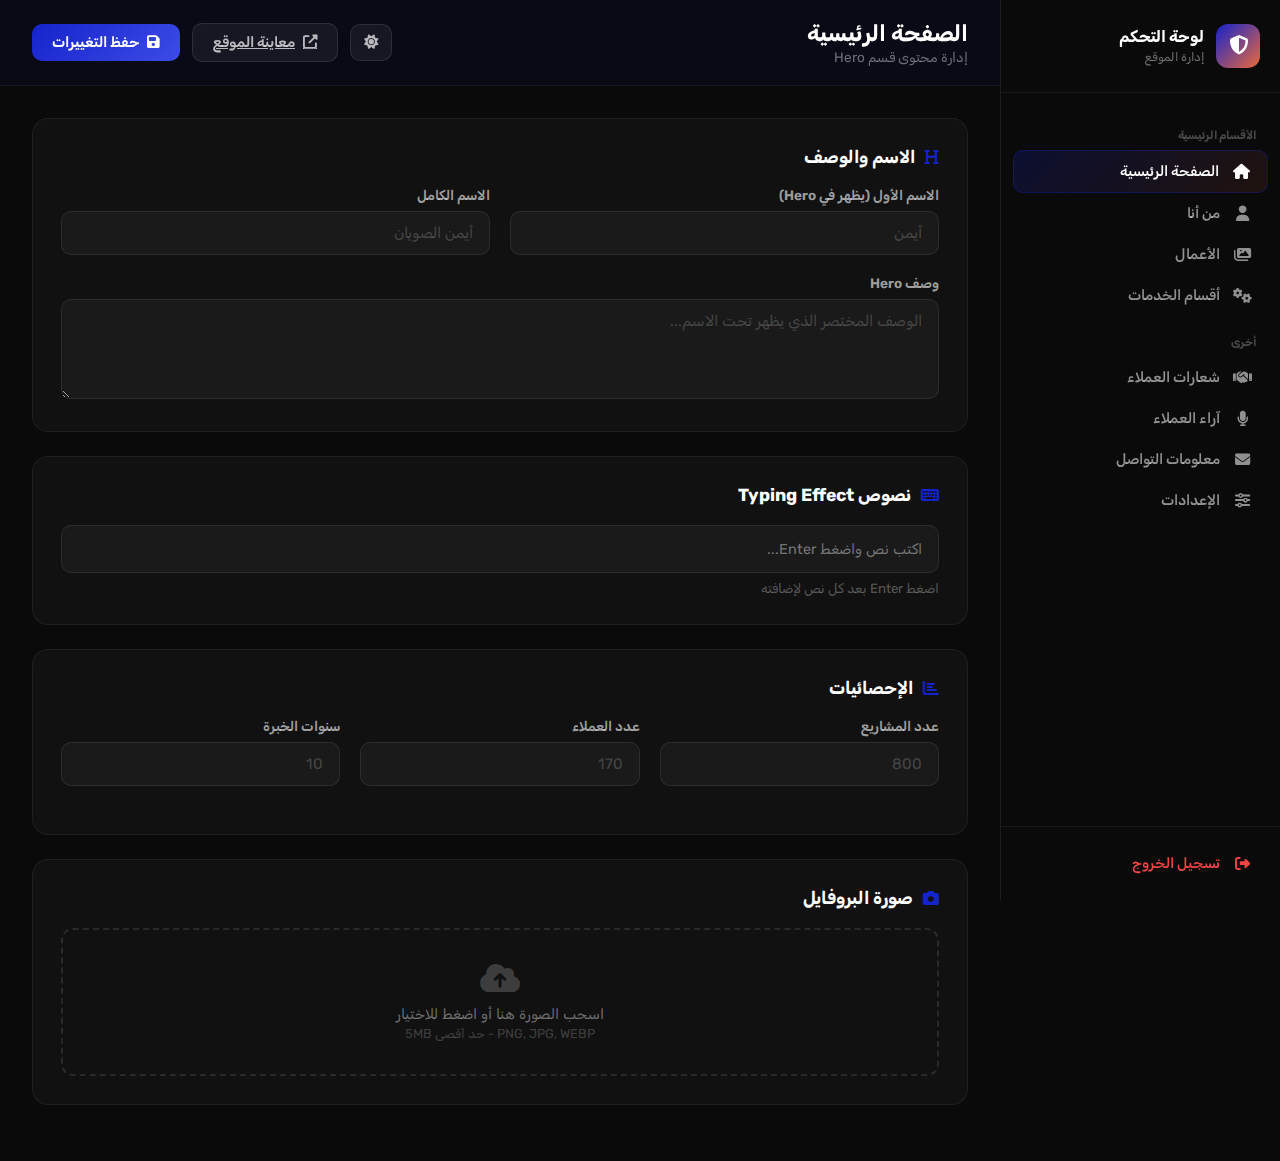
<file: admin.html>
<!DOCTYPE html>
<html lang="ar" dir="rtl">

<head>
    <meta charset="UTF-8">
    <meta name="viewport" content="width=device-width, initial-scale=1.0">
    <title>لوحة التحكم | أيمن الصويان</title>

    <!-- Google Fonts -->
    <link rel="preconnect" href="https://fonts.googleapis.com">
    <link rel="preconnect" href="https://fonts.gstatic.com" crossorigin>
    <link href="https://fonts.googleapis.com/css2?family=Rubik:wght@300;400;500;600;700;800;900&display=swap"
        rel="stylesheet">

    <!-- Font Awesome -->
    <link rel="stylesheet" href="https://cdnjs.cloudflare.com/ajax/libs/font-awesome/6.5.1/css/all.min.css">

    <!-- Admin Styles -->
    <link rel="stylesheet" href="css/admin.css">
</head>

<body>
    <!-- Loading -->
    <div class="loading-overlay" id="loadingOverlay">
        <div class="loading-spinner"></div>
    </div>

    <!-- Mobile Sidebar Toggle -->
    <button class="sidebar-toggle" id="sidebarToggle">
        <i class="fas fa-bars"></i>
    </button>
    <div class="sidebar-overlay" id="sidebarOverlay"></div>

    <!-- Dashboard Layout -->
    <div class="admin-layout">
        <!-- Sidebar -->
        <aside class="sidebar" id="sidebar">
            <div class="sidebar-header">
                <div class="sidebar-logo">
                    <i class="fas fa-shield-halved"></i>
                </div>
                <div class="sidebar-brand">
                    <h2>لوحة التحكم</h2>
                    <span>إدارة الموقع</span>
                </div>
            </div>

            <nav class="sidebar-nav">
                <div class="nav-section-label">الأقسام الرئيسية</div>

                <button class="sidebar-link active" data-section="hero">
                    <i class="fas fa-home"></i>
                    <span>الصفحة الرئيسية</span>
                </button>

                <button class="sidebar-link" data-section="about">
                    <i class="fas fa-user"></i>
                    <span>من أنا</span>
                </button>

                <button class="sidebar-link" data-section="portfolio">
                    <i class="fas fa-images"></i>
                    <span>الأعمال</span>
                </button>

                <button class="sidebar-link" data-section="services">
                    <i class="fas fa-cogs"></i>
                    <span>أقسام الخدمات</span>
                </button>

                <div class="nav-section-label">أخرى</div>

                <button class="sidebar-link" data-section="clients">
                    <i class="fas fa-handshake"></i>
                    <span>شعارات العملاء</span>
                </button>

                <button class="sidebar-link" data-section="testimonials">
                    <i class="fas fa-microphone"></i>
                    <span>آراء العملاء</span>
                </button>

                <button class="sidebar-link" data-section="contact">
                    <i class="fas fa-envelope"></i>
                    <span>معلومات التواصل</span>
                </button>

                <button class="sidebar-link" data-section="settings">
                    <i class="fas fa-sliders"></i>
                    <span>الإعدادات</span>
                </button>
            </nav>

            <div class="sidebar-footer">
                <button class="sidebar-link" id="logoutBtn">
                    <i class="fas fa-sign-out-alt"></i>
                    <span>تسجيل الخروج</span>
                </button>
            </div>
        </aside>

        <!-- Main Content -->
        <main class="main-content">
            <!-- Top Bar -->
            <div class="topbar">
                <div class="topbar-title">
                    <h1 id="sectionTitle">الصفحة الرئيسية</h1>
                    <p id="sectionDesc">إدارة محتوى قسم Hero</p>
                </div>
                <div class="topbar-actions">
                    <button class="topbar-btn btn-theme" id="themeToggle" onclick="toggleAdminTheme()"
                        title="تبديل الوضع">
                        <i class="fas fa-sun" id="themeIcon"></i>
                    </button>
                    <a href="index.html" target="_blank" class="topbar-btn btn-preview">
                        <i class="fas fa-external-link-alt"></i>
                        <span>معاينة الموقع</span>
                    </a>
                    <button class="topbar-btn btn-save" id="saveBtn" onclick="saveCurrentSection()">
                        <i class="fas fa-save"></i>
                        <span>حفظ التغييرات</span>
                    </button>
                </div>
            </div>

            <!-- Content Area -->
            <div class="content-area">

                <!-- ==================== HERO SECTION ==================== -->
                <div class="section-panel active" id="panel-hero">
                    <div class="admin-card">
                        <h3><i class="fas fa-heading"></i> الاسم والوصف</h3>
                        <div class="form-row">
                            <div class="form-group">
                                <label>الاسم الأول (يظهر في Hero)</label>
                                <input type="text" id="heroName" placeholder="أيمن">
                            </div>
                            <div class="form-group">
                                <label>الاسم الكامل</label>
                                <input type="text" id="heroFullName" placeholder="أيمن الصويان">
                            </div>
                        </div>
                        <div class="form-group">
                            <label>وصف Hero</label>
                            <textarea id="heroDescription" rows="3"
                                placeholder="الوصف المختصر الذي يظهر تحت الاسم..."></textarea>
                        </div>
                    </div>

                    <div class="admin-card">
                        <h3><i class="fas fa-keyboard"></i> نصوص Typing Effect</h3>
                        <div class="tags-container" id="typingTextsContainer">
                            <input type="text" class="tags-input" id="typingInput" placeholder="اكتب نص واضغط Enter...">
                        </div>
                        <small style="color: rgba(255,255,255,0.3); margin-top: 8px; display: block;">اضغط Enter بعد كل
                            نص لإضافته</small>
                    </div>

                    <div class="admin-card">
                        <h3><i class="fas fa-chart-bar"></i> الإحصائيات</h3>
                        <div class="form-row">
                            <div class="form-group">
                                <label>عدد المشاريع</label>
                                <input type="number" id="statProjects" placeholder="800">
                            </div>
                            <div class="form-group">
                                <label>عدد العملاء</label>
                                <input type="number" id="statClients" placeholder="170">
                            </div>
                            <div class="form-group">
                                <label>سنوات الخبرة</label>
                                <input type="number" id="statYears" placeholder="10">
                            </div>
                        </div>
                    </div>

                    <div class="admin-card">
                        <h3><i class="fas fa-camera"></i> صورة البروفايل</h3>
                        <div class="image-upload" id="heroImageUpload">
                            <img class="preview-img" id="heroImagePreview" style="display:none;">
                            <i class="fas fa-cloud-upload-alt" id="heroUploadIcon"></i>
                            <p>اسحب الصورة هنا أو اضغط للاختيار</p>
                            <small>PNG, JPG, WEBP - حد أقصى 5MB</small>
                            <input type="file" accept="image/*" id="heroImageInput">
                        </div>
                    </div>
                </div>

                <!-- ==================== ABOUT SECTION ==================== -->
                <div class="section-panel" id="panel-about">
                    <div class="admin-card">
                        <h3><i class="fas fa-info-circle"></i> معلومات "من أنا"</h3>
                        <div class="form-group" style="margin-bottom:20px;">
                            <label>العنوان الفرعي (بالإنجليزي)</label>
                            <input type="text" id="aboutSubtitle" placeholder="Creative Director | Brand Designer">
                        </div>
                        <div class="form-group" style="margin-bottom:20px;">
                            <label>الفقرة الأولى</label>
                            <textarea id="aboutDesc1" rows="3" placeholder="الفقرة الأولى..."></textarea>
                        </div>
                        <div class="form-group" style="margin-bottom:20px;">
                            <label>الفقرة الثانية</label>
                            <textarea id="aboutDesc2" rows="3" placeholder="الفقرة الثانية..."></textarea>
                        </div>
                        <div class="form-group">
                            <label>الفقرة الثالثة</label>
                            <textarea id="aboutDesc3" rows="3" placeholder="الفقرة الثالثة..."></textarea>
                        </div>
                    </div>

                    <div class="admin-card">
                        <h3><i class="fas fa-camera"></i> صورة القسم</h3>
                        <div class="image-upload" id="aboutImageUpload">
                            <img class="preview-img" id="aboutImagePreview" style="display:none;">
                            <i class="fas fa-cloud-upload-alt" id="aboutUploadIcon"></i>
                            <p>اسحب الصورة هنا أو اضغط للاختيار</p>
                            <small>PNG, JPG, WEBP - حد أقصى 5MB</small>
                            <input type="file" accept="image/*" id="aboutImageInput">
                        </div>
                    </div>

                    <div class="admin-card">
                        <h3><i class="fas fa-address-card"></i> معلومات التواصل (في About)</h3>
                        <div class="form-row">
                            <div class="form-group">
                                <label>البريد الإلكتروني</label>
                                <input type="email" id="aboutEmail" placeholder="email@example.com">
                            </div>
                            <div class="form-group">
                                <label>رقم الجوال</label>
                                <input type="tel" id="aboutPhone" placeholder="+966533318875">
                            </div>
                            <div class="form-group">
                                <label>الموقع</label>
                                <input type="text" id="aboutLocation" placeholder="المملكة العربية السعودية">
                            </div>
                        </div>
                    </div>
                </div>

                <!-- ==================== PORTFOLIO SECTION ==================== -->
                <div class="section-panel" id="panel-portfolio">
                    <div class="stats-row">
                        <div class="stat-card">
                            <div class="stat-card-icon blue"><i class="fas fa-images"></i></div>
                            <div class="stat-card-info">
                                <h4 id="totalPortfolio">0</h4>
                                <span>إجمالي الأعمال</span>
                            </div>
                        </div>
                    </div>

                    <div class="items-grid" id="portfolioGrid">
                        <!-- Portfolio items rendered here by JS -->
                    </div>

                    <button class="add-item-btn" onclick="openPortfolioModal()">
                        <i class="fas fa-plus"></i>
                        <span>إضافة عمل جديد</span>
                    </button>
                </div>

                <!-- ==================== SERVICES SECTION ==================== -->
                <div class="section-panel" id="panel-services">
                    <div class="items-grid" id="servicesGrid">
                        <!-- Service items rendered here by JS -->
                    </div>

                    <button class="add-item-btn" onclick="openServiceModal()">
                        <i class="fas fa-plus"></i>
                        <span>إضافة قسم خدمة جديد</span>
                    </button>
                </div>

                <!-- ==================== CLIENTS SECTION ==================== -->
                <div class="section-panel" id="panel-clients">
                    <div class="items-grid" id="clientsGrid">
                        <!-- Client logos rendered here by JS -->
                    </div>

                    <button class="add-item-btn" onclick="openClientModal()">
                        <i class="fas fa-plus"></i>
                        <span>إضافة شعار عميل جديد</span>
                    </button>
                </div>

                <!-- ==================== TESTIMONIALS SECTION ==================== -->
                <div class="section-panel" id="panel-testimonials">
                    <div class="items-grid" id="testimonialsGrid">
                        <!-- Testimonial items rendered here by JS -->
                    </div>

                    <button class="add-item-btn" onclick="openTestimonialModal()">
                        <i class="fas fa-plus"></i>
                        <span>إضافة رأي عميل جديد</span>
                    </button>
                </div>

                <!-- ==================== CONTACT SECTION ==================== -->
                <div class="section-panel" id="panel-contact">
                    <div class="admin-card">
                        <h3><i class="fas fa-envelope"></i> بيانات التواصل الرئيسية</h3>
                        <div class="form-row">
                            <div class="form-group">
                                <label>البريد الإلكتروني</label>
                                <input type="email" id="contactEmail" placeholder="email@example.com">
                            </div>
                            <div class="form-group">
                                <label>رقم الجوال</label>
                                <input type="tel" id="contactPhone" placeholder="+966533318875">
                            </div>
                        </div>
                        <div class="form-row">
                            <div class="form-group">
                                <label>رابط واتساب</label>
                                <input type="url" id="contactWhatsapp" placeholder="https://wa.me/966533318875">
                            </div>
                            <div class="form-group">
                                <label>الموقع الجغرافي</label>
                                <input type="text" id="contactLocation" placeholder="المملكة العربية السعودية">
                            </div>
                        </div>
                    </div>

                    <div class="admin-card">
                        <h3><i class="fas fa-share-alt"></i> روابط التواصل الاجتماعي</h3>
                        <div class="form-row">
                            <div class="form-group">
                                <label><i class="fab fa-twitter" style="color:#1DA1F2;margin-left:6px;"></i>
                                    تويتر/X</label>
                                <input type="url" id="socialTwitter" placeholder="https://twitter.com/...">
                            </div>
                            <div class="form-group">
                                <label><i class="fab fa-instagram" style="color:#E4405F;margin-left:6px;"></i>
                                    انستقرام</label>
                                <input type="url" id="socialInstagram" placeholder="https://instagram.com/...">
                            </div>
                        </div>
                        <div class="form-row">
                            <div class="form-group">
                                <label><i class="fab fa-linkedin" style="color:#0A66C2;margin-left:6px;"></i>
                                    لينكدإن</label>
                                <input type="url" id="socialLinkedin" placeholder="https://linkedin.com/in/...">
                            </div>
                            <div class="form-group">
                                <label><i class="fab fa-behance" style="color:#1769FF;margin-left:6px;"></i>
                                    بيهانس</label>
                                <input type="url" id="socialBehance" placeholder="https://behance.net/...">
                            </div>
                        </div>
                    </div>
                </div>

                <!-- ==================== SETTINGS SECTION ==================== -->
                <div class="section-panel" id="panel-settings">
                    <div class="admin-card">
                        <h3><i class="fas fa-palette"></i> إعدادات عامة</h3>
                        <div class="form-group" style="margin-bottom:20px;">
                            <label>نص الفوتر</label>
                            <input type="text" id="footerText" placeholder="نحول أفكارك إلى واقع إبداعي">
                        </div>
                        <div class="form-group">
                            <label>عنوان CTA في صفحة الخدمات</label>
                            <input type="text" id="servicesCta" placeholder="هل لديك مشروع تحتاج تنفيذه؟">
                        </div>
                    </div>
                </div>
            </div>
        </main>
    </div>

    <!-- ==================== MODALS ==================== -->

    <!-- Portfolio Modal -->
    <div class="modal-overlay" id="portfolioModal">
        <div class="modal">
            <div class="modal-header">
                <h3 id="portfolioModalTitle">إضافة عمل جديد</h3>
                <button class="modal-close" onclick="closeModal('portfolioModal')"><i class="fas fa-times"></i></button>
            </div>
            <div class="modal-body">
                <input type="hidden" id="portfolioEditId">
                <div class="form-group" style="margin-bottom:20px;">
                    <label>عنوان العمل</label>
                    <input type="text" id="portfolioTitle" placeholder="اسم المشروع">
                </div>

                <div class="form-group">
                    <label>صورة العمل</label>
                    <div class="image-upload" id="portfolioImageUpload">
                        <img class="preview-img" id="portfolioImagePreview" style="display:none;">
                        <i class="fas fa-cloud-upload-alt" id="portfolioUploadIcon"></i>
                        <p>اسحب الصورة هنا أو اضغط للاختيار</p>
                        <small>PNG, JPG, WEBP</small>
                        <input type="file" accept="image/*" id="portfolioImageInput">
                    </div>
                </div>
                <div class="form-group" style="margin-top:20px;">
                    <label>فيديو العمل (اختياري)</label>
                    <div class="image-upload" id="portfolioVideoUpload">
                        <video class="preview-video" id="portfolioVideoPreview"
                            style="display:none;max-height:200px;width:100%;border-radius:8px;" controls></video>
                        <i class="fas fa-video" id="portfolioVideoIcon"></i>
                        <p>اسحب الفيديو هنا أو اضغط للاختيار</p>
                        <small>MP4, MOV, WEBM</small>
                        <input type="file" accept="video/*" id="portfolioVideoInput">
                    </div>
                </div>
            </div>
            <div class="modal-footer">
                <button class="topbar-btn btn-save" onclick="savePortfolioItem()">
                    <i class="fas fa-save"></i> حفظ
                </button>
                <button class="btn-cancel" onclick="closeModal('portfolioModal')">إلغاء</button>
            </div>
        </div>
    </div>

    <!-- Service Modal -->
    <div class="modal-overlay" id="serviceModal">
        <div class="modal">
            <div class="modal-header">
                <h3 id="serviceModalTitle">إضافة قسم خدمة</h3>
                <button class="modal-close" onclick="closeModal('serviceModal')"><i class="fas fa-times"></i></button>
            </div>
            <div class="modal-body">
                <input type="hidden" id="serviceEditId">
                <div class="form-row" style="margin-bottom:20px;">
                    <div class="form-group">
                        <label>اسم القسم</label>
                        <input type="text" id="serviceTitle" placeholder="فريق التصميم">
                    </div>
                    <div class="form-group">
                        <label>أيقونة (Font Awesome class)</label>
                        <input type="text" id="serviceIcon" placeholder="fas fa-palette" dir="ltr">
                    </div>
                </div>
                <div class="form-group" style="margin-bottom:20px;">
                    <label>المهارات</label>
                    <div class="tags-container" id="serviceSkillsContainer">
                        <input type="text" class="tags-input" id="serviceSkillsInput"
                            placeholder="اكتب مهارة واضغط Enter...">
                    </div>
                </div>
                <div class="form-group" style="margin-bottom:20px;">
                    <label>فئة الأعمال المرتبطة</label>
                    <select id="serviceCategory">
                        <option value="design">تصميم</option>
                        <option value="montage">مونتاج</option>
                        <option value="motion">موشن جرافيك</option>
                        <option value="websites">مواقع</option>
                        <option value="photography">تصوير</option>
                    </select>
                </div>
                <div class="form-group">
                    <label>الترتيب</label>
                    <input type="number" id="serviceOrder" placeholder="1" min="0">
                </div>
            </div>
            <div class="modal-footer">
                <button class="topbar-btn btn-save" onclick="saveServiceItem()">
                    <i class="fas fa-save"></i> حفظ
                </button>
                <button class="btn-cancel" onclick="closeModal('serviceModal')">إلغاء</button>
            </div>
        </div>
    </div>

    <!-- Client Modal -->
    <div class="modal-overlay" id="clientModal">
        <div class="modal">
            <div class="modal-header">
                <h3 id="clientModalTitle">إضافة شعار عميل</h3>
                <button class="modal-close" onclick="closeModal('clientModal')"><i class="fas fa-times"></i></button>
            </div>
            <div class="modal-body">
                <input type="hidden" id="clientEditId">
                <div class="form-group" style="margin-bottom:20px;">
                    <label>اسم العميل</label>
                    <input type="text" id="clientName" placeholder="اسم الشركة أو الجهة">
                </div>
                <div class="form-group" style="margin-bottom:20px;">
                    <label>الترتيب</label>
                    <input type="number" id="clientOrder" placeholder="1" min="0">
                </div>
                <div class="form-group">
                    <label>شعار العميل</label>
                    <div class="image-upload" id="clientImageUpload">
                        <img class="preview-img" id="clientImagePreview" style="display:none;">
                        <i class="fas fa-cloud-upload-alt" id="clientUploadIcon"></i>
                        <p>اسحب الصورة هنا أو اضغط للاختيار</p>
                        <small>PNG, JPG, WEBP, SVG</small>
                        <input type="file" accept="image/*" id="clientImageInput">
                    </div>
                </div>
            </div>
            <div class="modal-footer">
                <button class="topbar-btn btn-save" onclick="saveClientItem()">
                    <i class="fas fa-save"></i> حفظ
                </button>
                <button class="btn-cancel" onclick="closeModal('clientModal')">إلغاء</button>
            </div>
        </div>
    </div>

    <!-- Testimonial Modal -->
    <div class="modal-overlay" id="testimonialModal">
        <div class="modal">
            <div class="modal-header">
                <h3 id="testimonialModalTitle">إضافة رأي عميل</h3>
                <button class="modal-close" onclick="closeModal('testimonialModal')"><i
                        class="fas fa-times"></i></button>
            </div>
            <div class="modal-body">
                <input type="hidden" id="testimonialEditId">
                <div class="form-group" style="margin-bottom:20px;">
                    <label>المنصب واسم الشركة</label>
                    <input type="text" id="testimonialPosition" placeholder="مثال: مدير التسويق - شركة ABC">
                </div>
                <div class="form-group" style="margin-bottom:20px;">
                    <label>الترتيب</label>
                    <input type="number" id="testimonialOrder" placeholder="1" min="0">
                </div>
                <div class="form-group">
                    <label>المقطع الصوتي</label>
                    <div class="image-upload" id="testimonialAudioUpload">
                        <audio id="testimonialAudioPreview" style="display:none;width:100%;" controls></audio>
                        <i class="fas fa-microphone" id="testimonialAudioIcon"
                            style="font-size:2rem;color:var(--accent);"></i>
                        <p>اسحب الملف الصوتي هنا أو اضغط للاختيار</p>
                        <small>MP3, WAV, OGG, M4A</small>
                        <input type="file" accept="audio/*" id="testimonialAudioInput">
                    </div>
                </div>
            </div>
            <div class="modal-footer">
                <button class="topbar-btn btn-save" onclick="saveTestimonialItem()">
                    <i class="fas fa-save"></i> حفظ
                </button>
                <button class="btn-cancel" onclick="closeModal('testimonialModal')">إلغاء</button>
            </div>
        </div>
    </div>

    <!-- Delete Confirmation -->
    <div class="confirm-overlay" id="confirmDelete">
        <div class="confirm-box">
            <i class="fas fa-exclamation-triangle"></i>
            <h3>تأكيد الحذف</h3>
            <p>هل أنت متأكد من حذف هذا العنصر؟ لا يمكن التراجع عن هذا الإجراء.</p>
            <div class="confirm-actions">
                <button class="btn-confirm-delete" id="confirmDeleteBtn">نعم، احذف</button>
                <button class="btn-cancel" onclick="closeConfirm()">إلغاء</button>
            </div>
        </div>
    </div>

    <!-- Toast -->
    <div class="toast" id="toast"></div>

    <!-- Admin JS -->
    <script src="js/admin.js"></script>
</body>

</html>
</file>
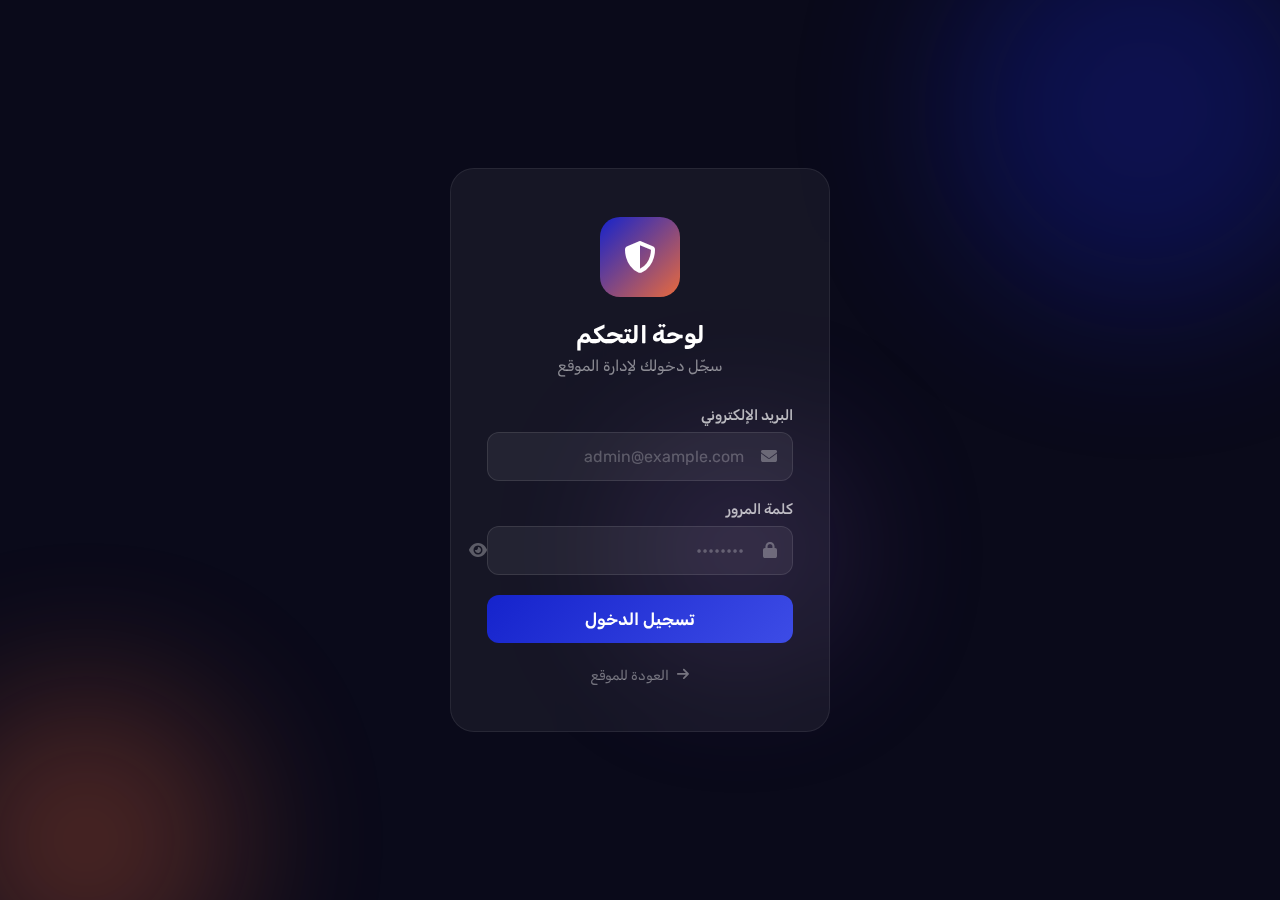
<file: login.html>
<!DOCTYPE html>
<html lang="ar" dir="rtl">

<head>
    <meta charset="UTF-8">
    <meta name="viewport" content="width=device-width, initial-scale=1.0">
    <title>تسجيل الدخول | لوحة التحكم</title>

    <!-- Google Fonts -->
    <link rel="preconnect" href="https://fonts.googleapis.com">
    <link rel="preconnect" href="https://fonts.gstatic.com" crossorigin>
    <link href="https://fonts.googleapis.com/css2?family=Rubik:wght@300;400;500;600;700;800;900&display=swap"
        rel="stylesheet">

    <!-- Font Awesome -->
    <link rel="stylesheet" href="https://cdnjs.cloudflare.com/ajax/libs/font-awesome/6.5.1/css/all.min.css">

    <style>
        * {
            margin: 0;
            padding: 0;
            box-sizing: border-box;
        }

        body {
            font-family: 'Rubik', sans-serif;
            background: #0a0a1a;
            min-height: 100vh;
            display: flex;
            align-items: center;
            justify-content: center;
            overflow: hidden;
        }

        /* Animated Background */
        .bg-shapes {
            position: fixed;
            top: 0;
            left: 0;
            width: 100%;
            height: 100%;
            z-index: 0;
            pointer-events: none;
        }

        .bg-shape {
            position: absolute;
            border-radius: 50%;
            filter: blur(80px);
            opacity: 0.3;
            animation: floatShape 8s ease-in-out infinite;
        }

        .bg-shape:nth-child(1) {
            width: 400px;
            height: 400px;
            background: #1523CC;
            top: -10%;
            right: -5%;
            animation-delay: 0s;
        }

        .bg-shape:nth-child(2) {
            width: 300px;
            height: 300px;
            background: #E86A3D;
            bottom: -10%;
            left: -5%;
            animation-delay: 3s;
        }

        .bg-shape:nth-child(3) {
            width: 200px;
            height: 200px;
            background: #764BA2;
            top: 50%;
            left: 50%;
            animation-delay: 5s;
        }

        @keyframes floatShape {

            0%,
            100% {
                transform: translate(0, 0) scale(1);
            }

            50% {
                transform: translate(30px, -30px) scale(1.1);
            }
        }

        /* Login Card */
        .login-container {
            position: relative;
            z-index: 1;
            width: 100%;
            max-width: 420px;
            padding: 20px;
        }

        .login-card {
            background: rgba(255, 255, 255, 0.05);
            backdrop-filter: blur(20px);
            -webkit-backdrop-filter: blur(20px);
            border: 1px solid rgba(255, 255, 255, 0.08);
            border-radius: 24px;
            padding: 48px 36px;
            text-align: center;
        }

        .login-logo {
            width: 80px;
            height: 80px;
            margin: 0 auto 24px;
            background: linear-gradient(135deg, #1523CC, #E86A3D);
            border-radius: 20px;
            display: flex;
            align-items: center;
            justify-content: center;
            font-size: 2rem;
            color: #fff;
        }

        .login-logo img {
            width: 60px;
            height: auto;
            object-fit: contain;
        }

        .login-title {
            font-size: 1.5rem;
            font-weight: 700;
            color: #fff;
            margin-bottom: 8px;
        }

        .login-subtitle {
            font-size: 0.95rem;
            color: rgba(255, 255, 255, 0.5);
            margin-bottom: 32px;
        }

        /* Form */
        .form-group {
            margin-bottom: 20px;
            text-align: right;
        }

        .form-group label {
            display: block;
            font-size: 0.9rem;
            color: rgba(255, 255, 255, 0.7);
            margin-bottom: 8px;
            font-weight: 500;
        }

        .input-wrapper {
            position: relative;
        }

        .input-wrapper i {
            position: absolute;
            right: 16px;
            top: 50%;
            transform: translateY(-50%);
            color: rgba(255, 255, 255, 0.3);
            font-size: 1rem;
            transition: color 0.3s;
        }

        .input-wrapper input {
            width: 100%;
            padding: 14px 48px 14px 16px;
            background: rgba(255, 255, 255, 0.06);
            border: 1px solid rgba(255, 255, 255, 0.1);
            border-radius: 12px;
            color: #fff;
            font-size: 1rem;
            font-family: inherit;
            outline: none;
            transition: all 0.3s;
        }

        .input-wrapper input::placeholder {
            color: rgba(255, 255, 255, 0.25);
        }

        .input-wrapper input:focus {
            border-color: #1523CC;
            background: rgba(21, 35, 204, 0.08);
        }

        .input-wrapper input:focus+i,
        .input-wrapper input:focus~i {
            color: #1523CC;
        }

        .toggle-password {
            position: absolute;
            left: 16px;
            top: 50%;
            transform: translateY(-50%);
            background: none;
            border: none;
            color: rgba(255, 255, 255, 0.3);
            cursor: pointer;
            font-size: 1rem;
            transition: color 0.3s;
        }

        .toggle-password:hover {
            color: rgba(255, 255, 255, 0.7);
        }

        /* Login Button */
        .login-btn {
            width: 100%;
            padding: 14px;
            background: linear-gradient(135deg, #1523CC 0%, #3D4CE6 100%);
            border: none;
            border-radius: 12px;
            color: #fff;
            font-size: 1.05rem;
            font-weight: 600;
            font-family: inherit;
            cursor: pointer;
            transition: all 0.3s;
            display: flex;
            align-items: center;
            justify-content: center;
            gap: 10px;
            margin-top: 8px;
        }

        .login-btn:hover {
            transform: translateY(-2px);
            box-shadow: 0 8px 30px rgba(21, 35, 204, 0.4);
        }

        .login-btn:active {
            transform: translateY(0);
        }

        .login-btn.loading {
            pointer-events: none;
            opacity: 0.8;
        }

        .login-btn .spinner {
            display: none;
            width: 20px;
            height: 20px;
            border: 2px solid rgba(255, 255, 255, 0.3);
            border-top-color: #fff;
            border-radius: 50%;
            animation: spin 0.6s linear infinite;
        }

        .login-btn.loading .spinner {
            display: inline-block;
        }

        .login-btn.loading .btn-text {
            display: none;
        }

        @keyframes spin {
            to {
                transform: rotate(360deg);
            }
        }

        /* Error Message */
        .error-msg {
            display: none;
            padding: 12px 16px;
            background: rgba(239, 68, 68, 0.1);
            border: 1px solid rgba(239, 68, 68, 0.3);
            border-radius: 10px;
            color: #ef4444;
            font-size: 0.9rem;
            margin-top: 16px;
            text-align: center;
        }

        .error-msg.visible {
            display: block;
            animation: fadeIn 0.3s ease;
        }

        @keyframes fadeIn {
            from {
                opacity: 0;
                transform: translateY(-5px);
            }

            to {
                opacity: 1;
                transform: translateY(0);
            }
        }

        /* Back Link */
        .back-link {
            display: inline-flex;
            align-items: center;
            gap: 8px;
            color: rgba(255, 255, 255, 0.4);
            text-decoration: none;
            font-size: 0.85rem;
            margin-top: 24px;
            transition: color 0.3s;
        }

        .back-link:hover {
            color: rgba(255, 255, 255, 0.8);
        }

        /* Responsive */
        @media (max-width: 480px) {
            .login-card {
                padding: 36px 24px;
            }

            .login-title {
                font-size: 1.3rem;
            }
        }
    </style>
</head>

<body>
    <!-- Animated Background -->
    <div class="bg-shapes">
        <div class="bg-shape"></div>
        <div class="bg-shape"></div>
        <div class="bg-shape"></div>
    </div>

    <!-- Login Card -->
    <div class="login-container">
        <div class="login-card">
            <div class="login-logo">
                <i class="fas fa-shield-halved"></i>
            </div>
            <h1 class="login-title">لوحة التحكم</h1>
            <p class="login-subtitle">سجّل دخولك لإدارة الموقع</p>

            <form id="loginForm">
                <div class="form-group">
                    <label for="email">البريد الإلكتروني</label>
                    <div class="input-wrapper">
                        <input type="email" id="email" placeholder="admin@example.com" required autocomplete="email">
                        <i class="fas fa-envelope"></i>
                    </div>
                </div>

                <div class="form-group">
                    <label for="password">كلمة المرور</label>
                    <div class="input-wrapper">
                        <input type="password" id="password" placeholder="••••••••" required
                            autocomplete="current-password">
                        <i class="fas fa-lock"></i>
                        <button type="button" class="toggle-password" onclick="togglePassword()">
                            <i class="fas fa-eye"></i>
                        </button>
                    </div>
                </div>

                <button type="submit" class="login-btn" id="loginBtn">
                    <span class="btn-text">تسجيل الدخول</span>
                    <span class="spinner"></span>
                </button>
            </form>

            <div class="error-msg" id="errorMsg"></div>

            <a href="index.html" class="back-link">
                <i class="fas fa-arrow-right"></i>
                <span>العودة للموقع</span>
            </a>
        </div>
    </div>

    <script>
        // Toggle Password Visibility
        function togglePassword() {
            const input = document.getElementById('password');
            const icon = document.querySelector('.toggle-password i');
            if (input.type === 'password') {
                input.type = 'text';
                icon.className = 'fas fa-eye-slash';
            } else {
                input.type = 'password';
                icon.className = 'fas fa-eye';
            }
        }

        // Check if already logged in
        fetch('api/auth.php?action=check')
            .then(r => r.json())
            .then(data => { if (data.authenticated) window.location.href = 'admin.html'; })
            .catch(() => { });

        // Login Form
        document.getElementById('loginForm').addEventListener('submit', async (e) => {
            e.preventDefault();
            const btn = document.getElementById('loginBtn');
            const errorMsg = document.getElementById('errorMsg');
            const email = document.getElementById('email').value;
            const password = document.getElementById('password').value;

            btn.classList.add('loading');
            errorMsg.classList.remove('visible');

            try {
                const res = await fetch('api/auth.php?action=login', {
                    method: 'POST',
                    headers: { 'Content-Type': 'application/json' },
                    body: JSON.stringify({ email, password })
                });
                const data = await res.json();

                if (data.success) {
                    window.location.href = 'admin.html';
                } else {
                    errorMsg.textContent = data.error || 'حدث خطأ في تسجيل الدخول';
                    errorMsg.classList.add('visible');
                }
            } catch (error) {
                errorMsg.textContent = 'حدث خطأ في الاتصال بالخادم';
                errorMsg.classList.add('visible');
            } finally {
                btn.classList.remove('loading');
            }
        });
    </script>
</body>

</html>
</file>
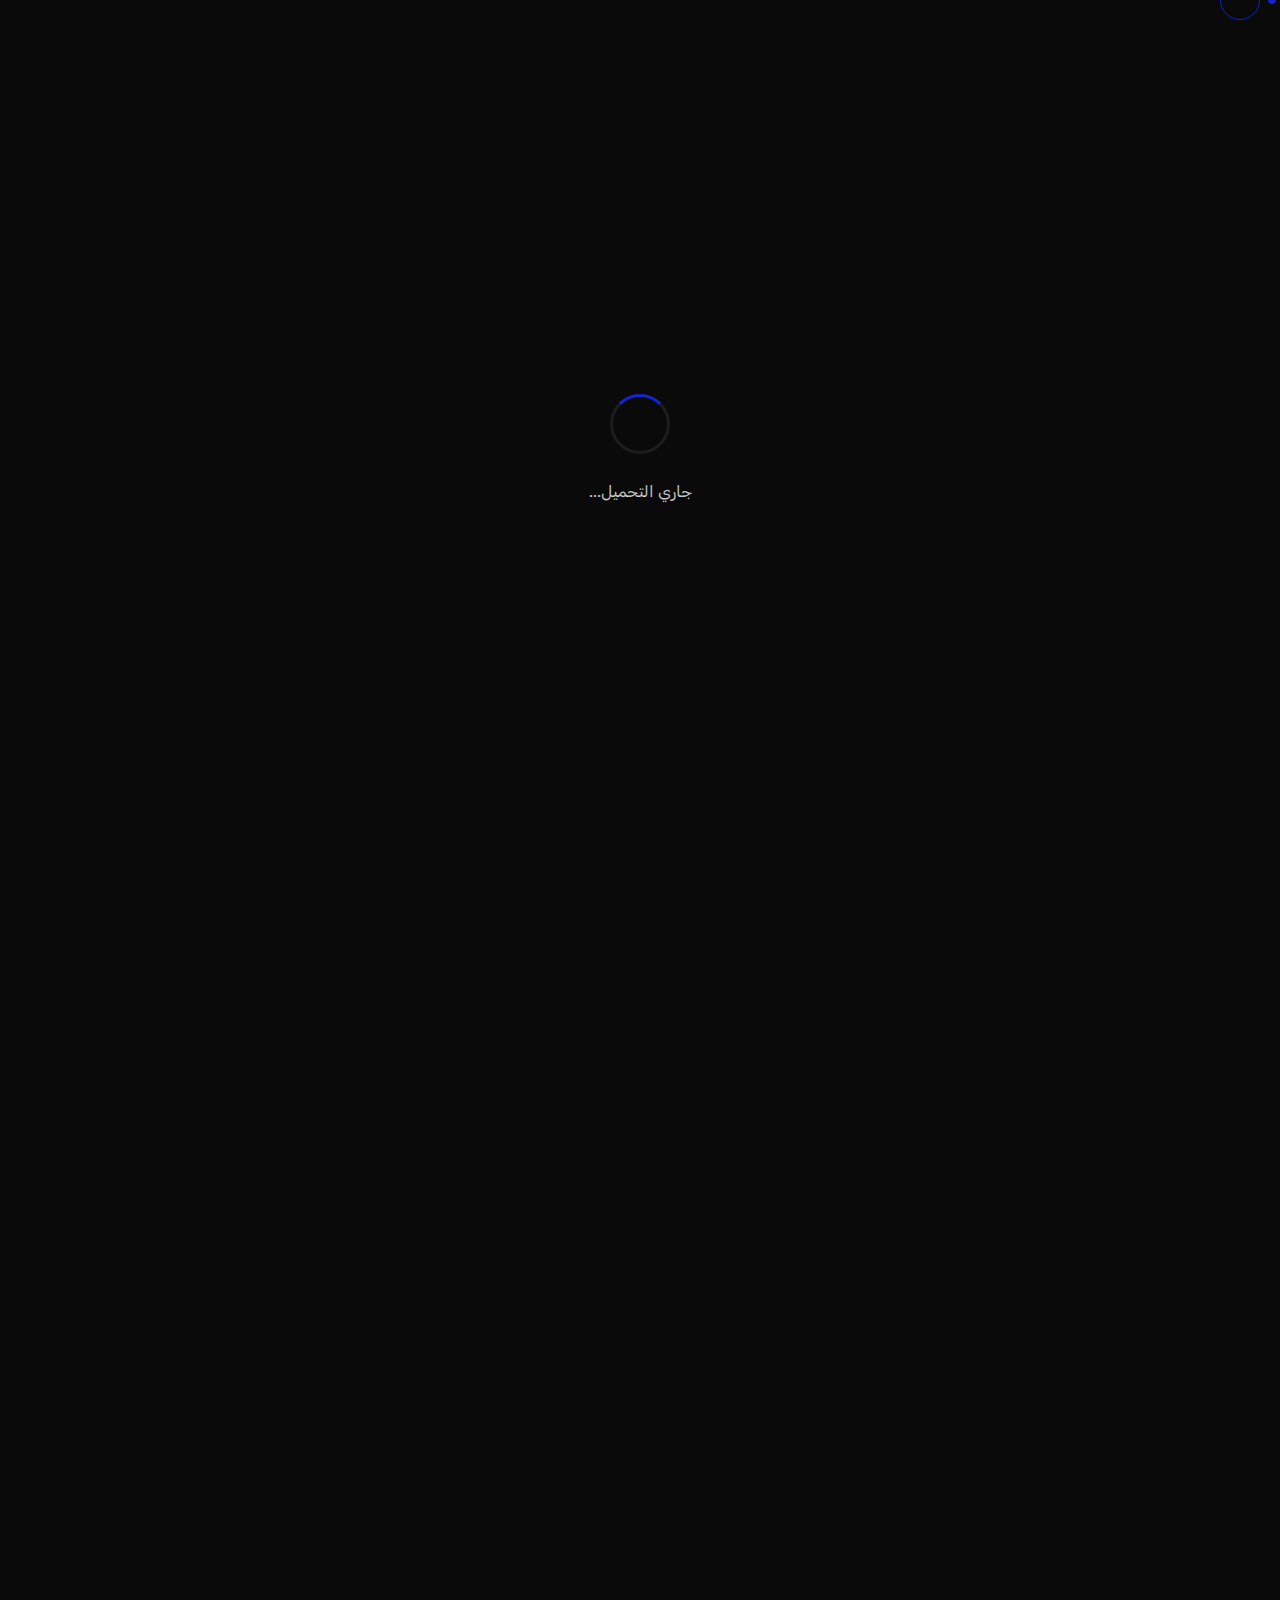
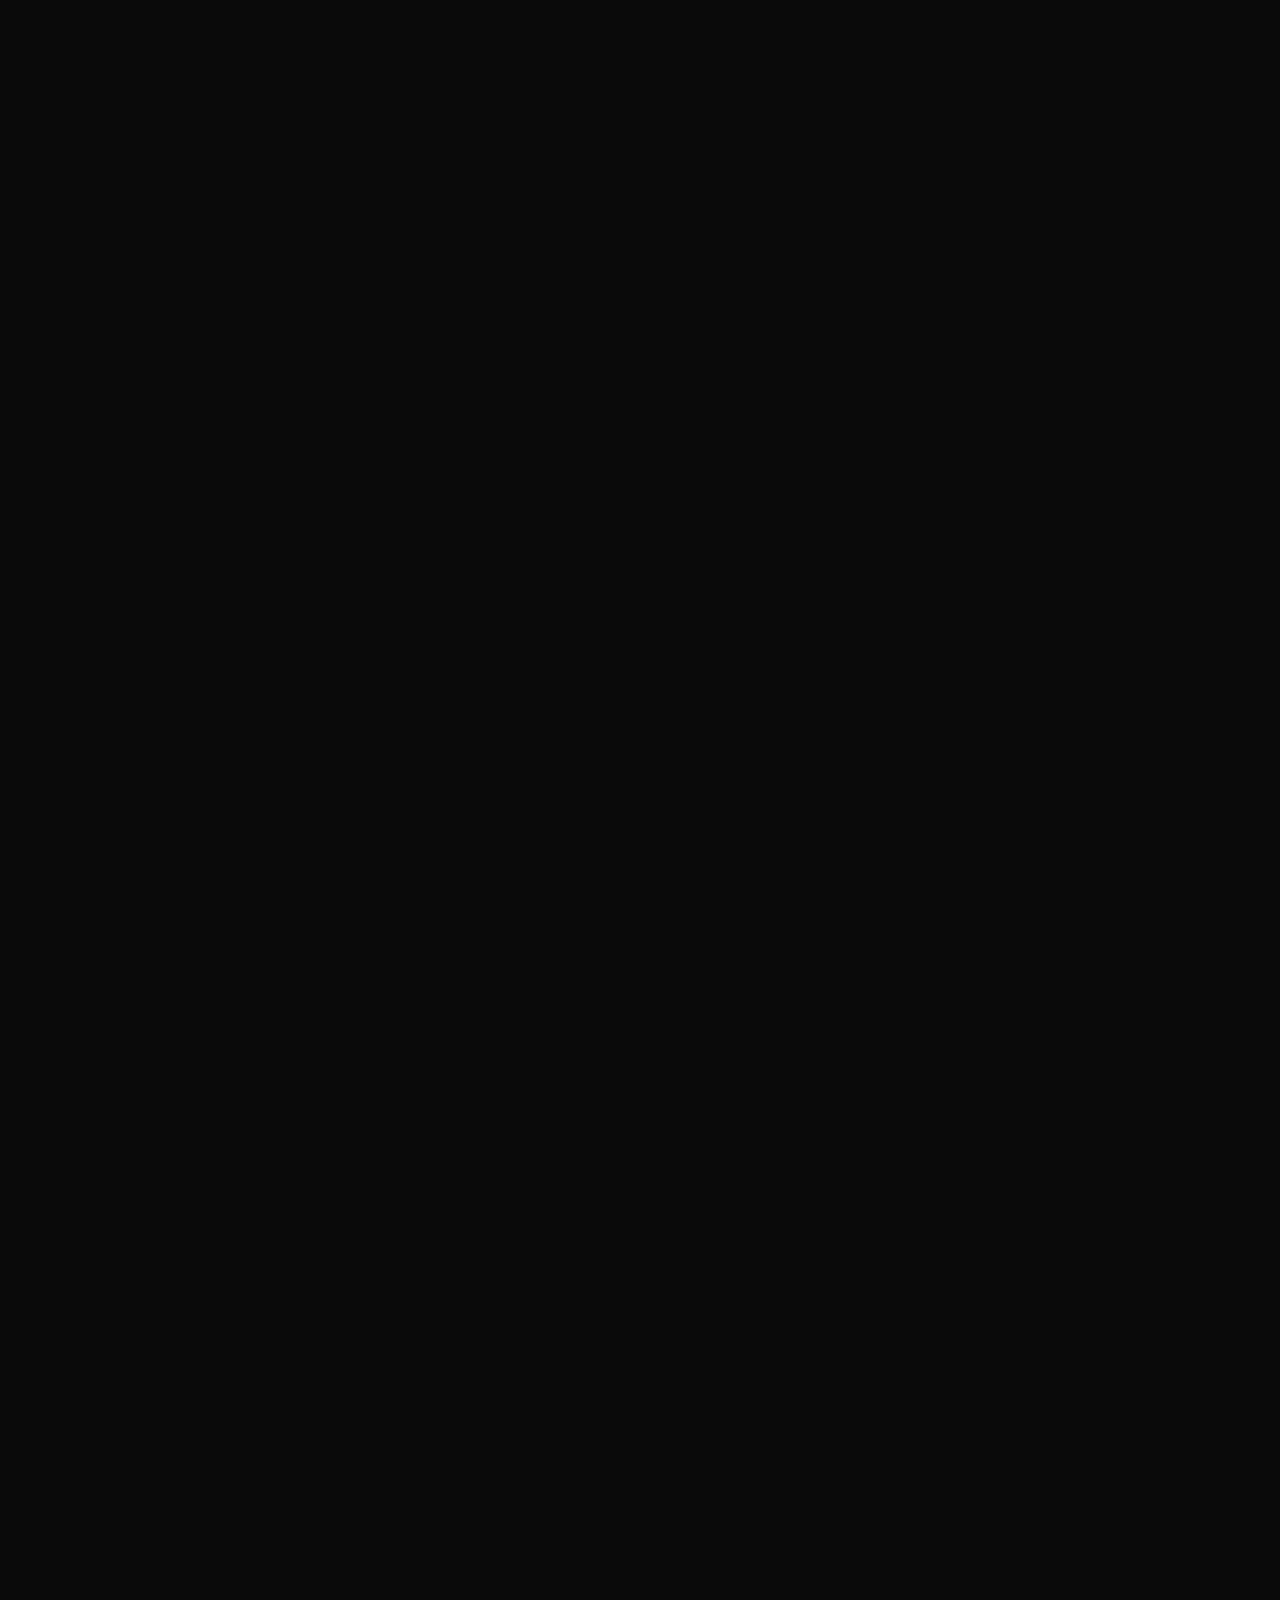
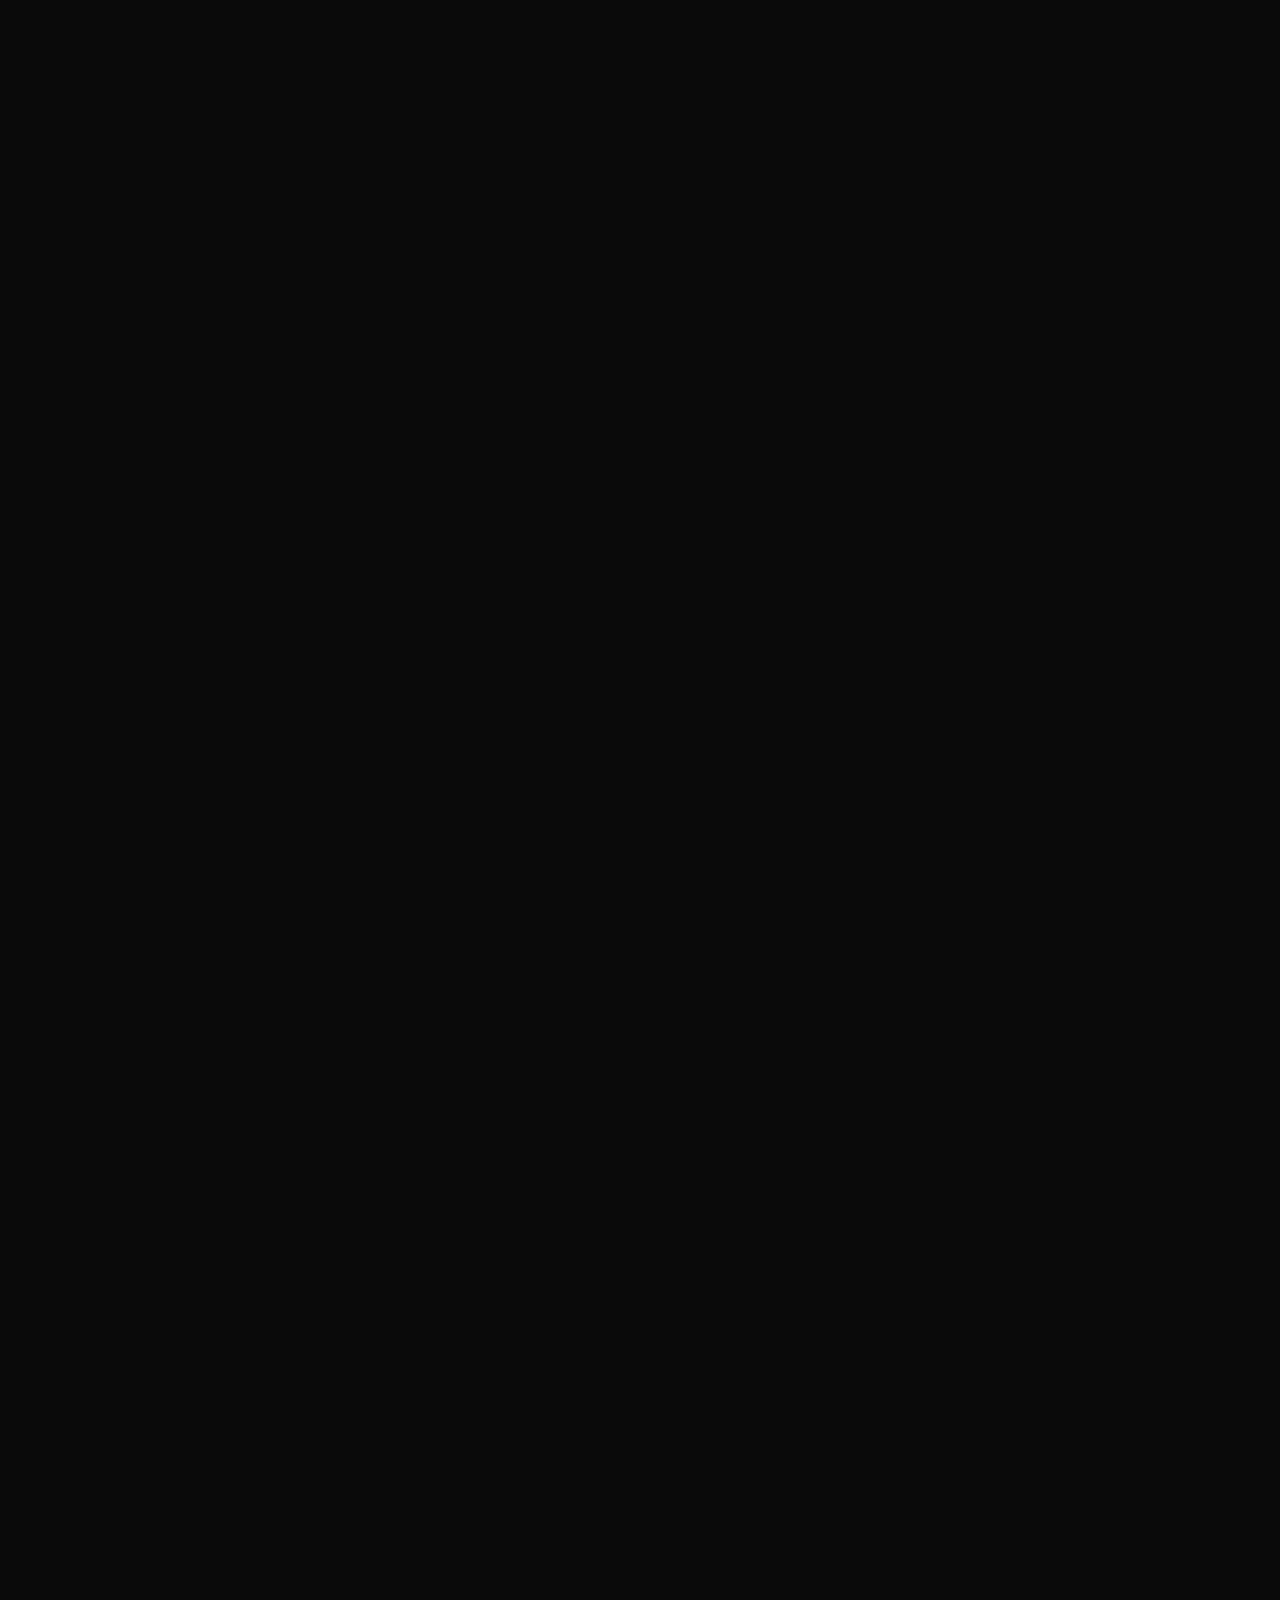
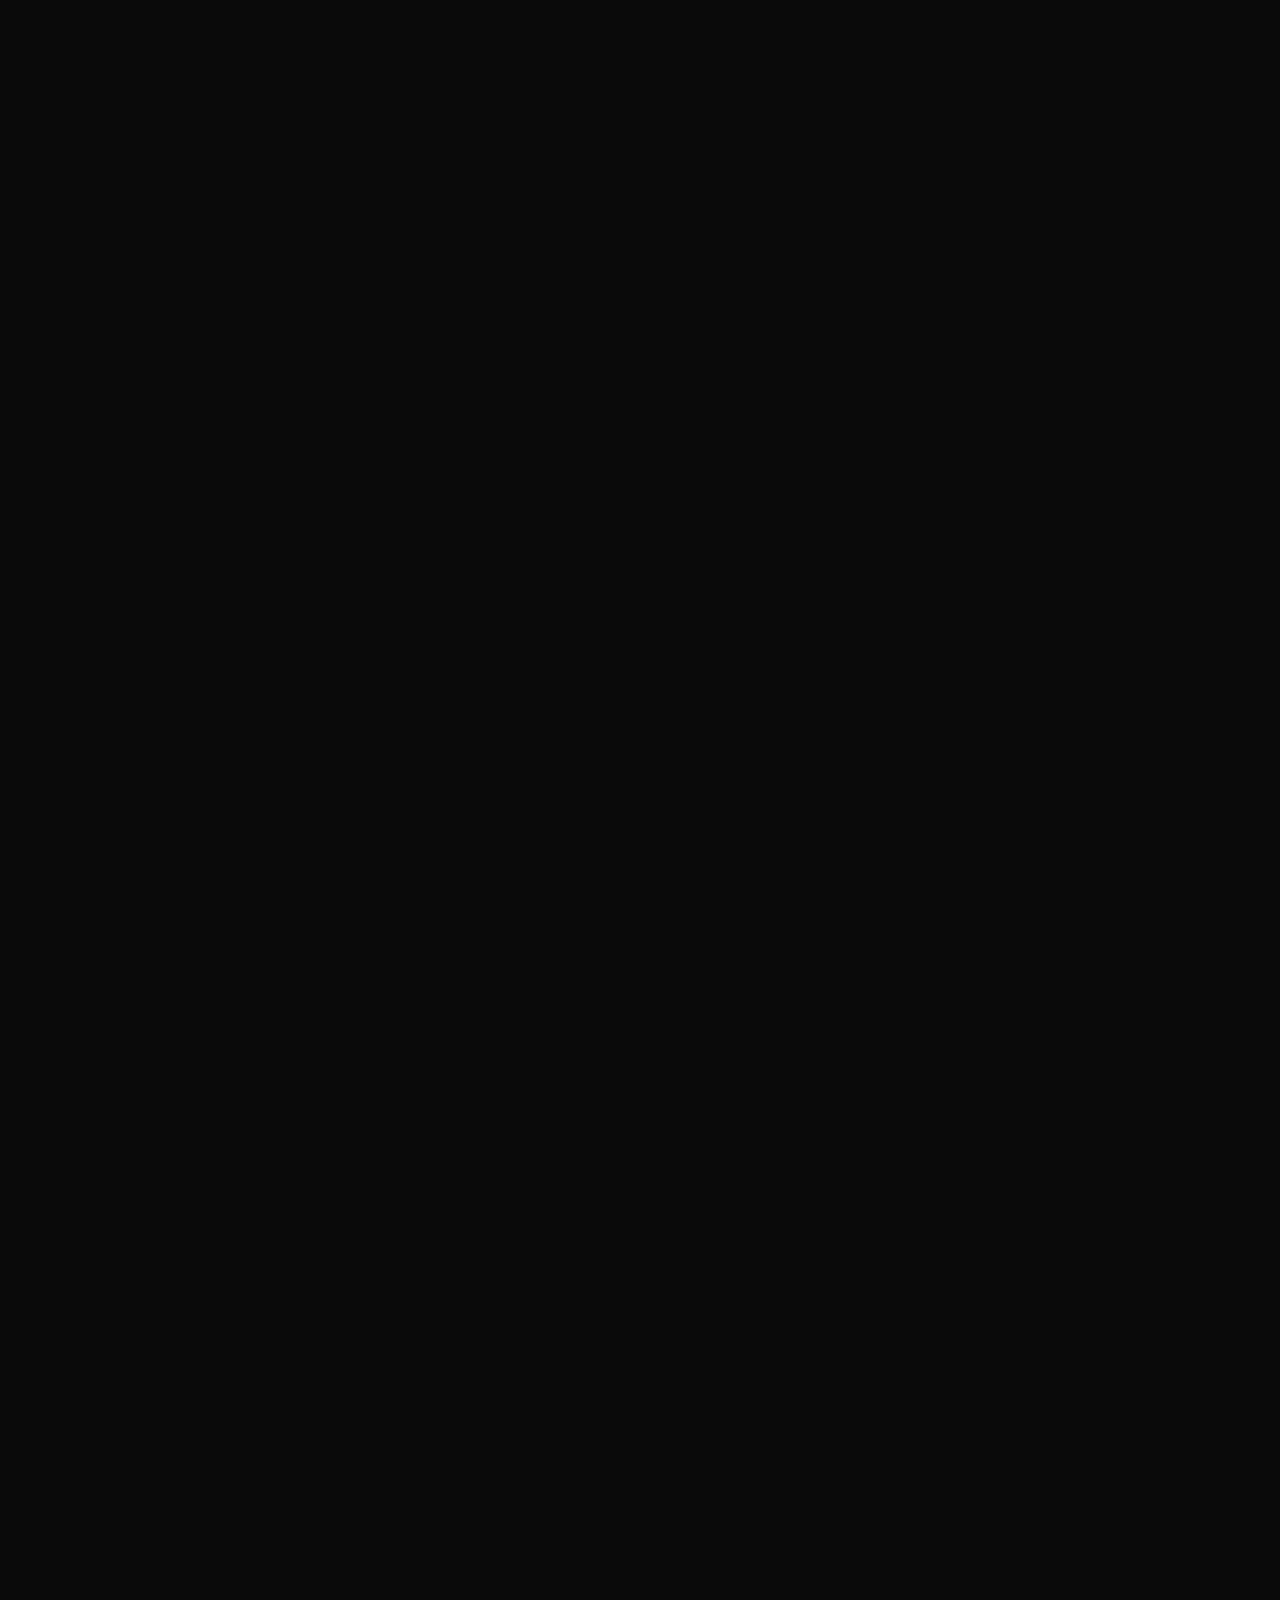
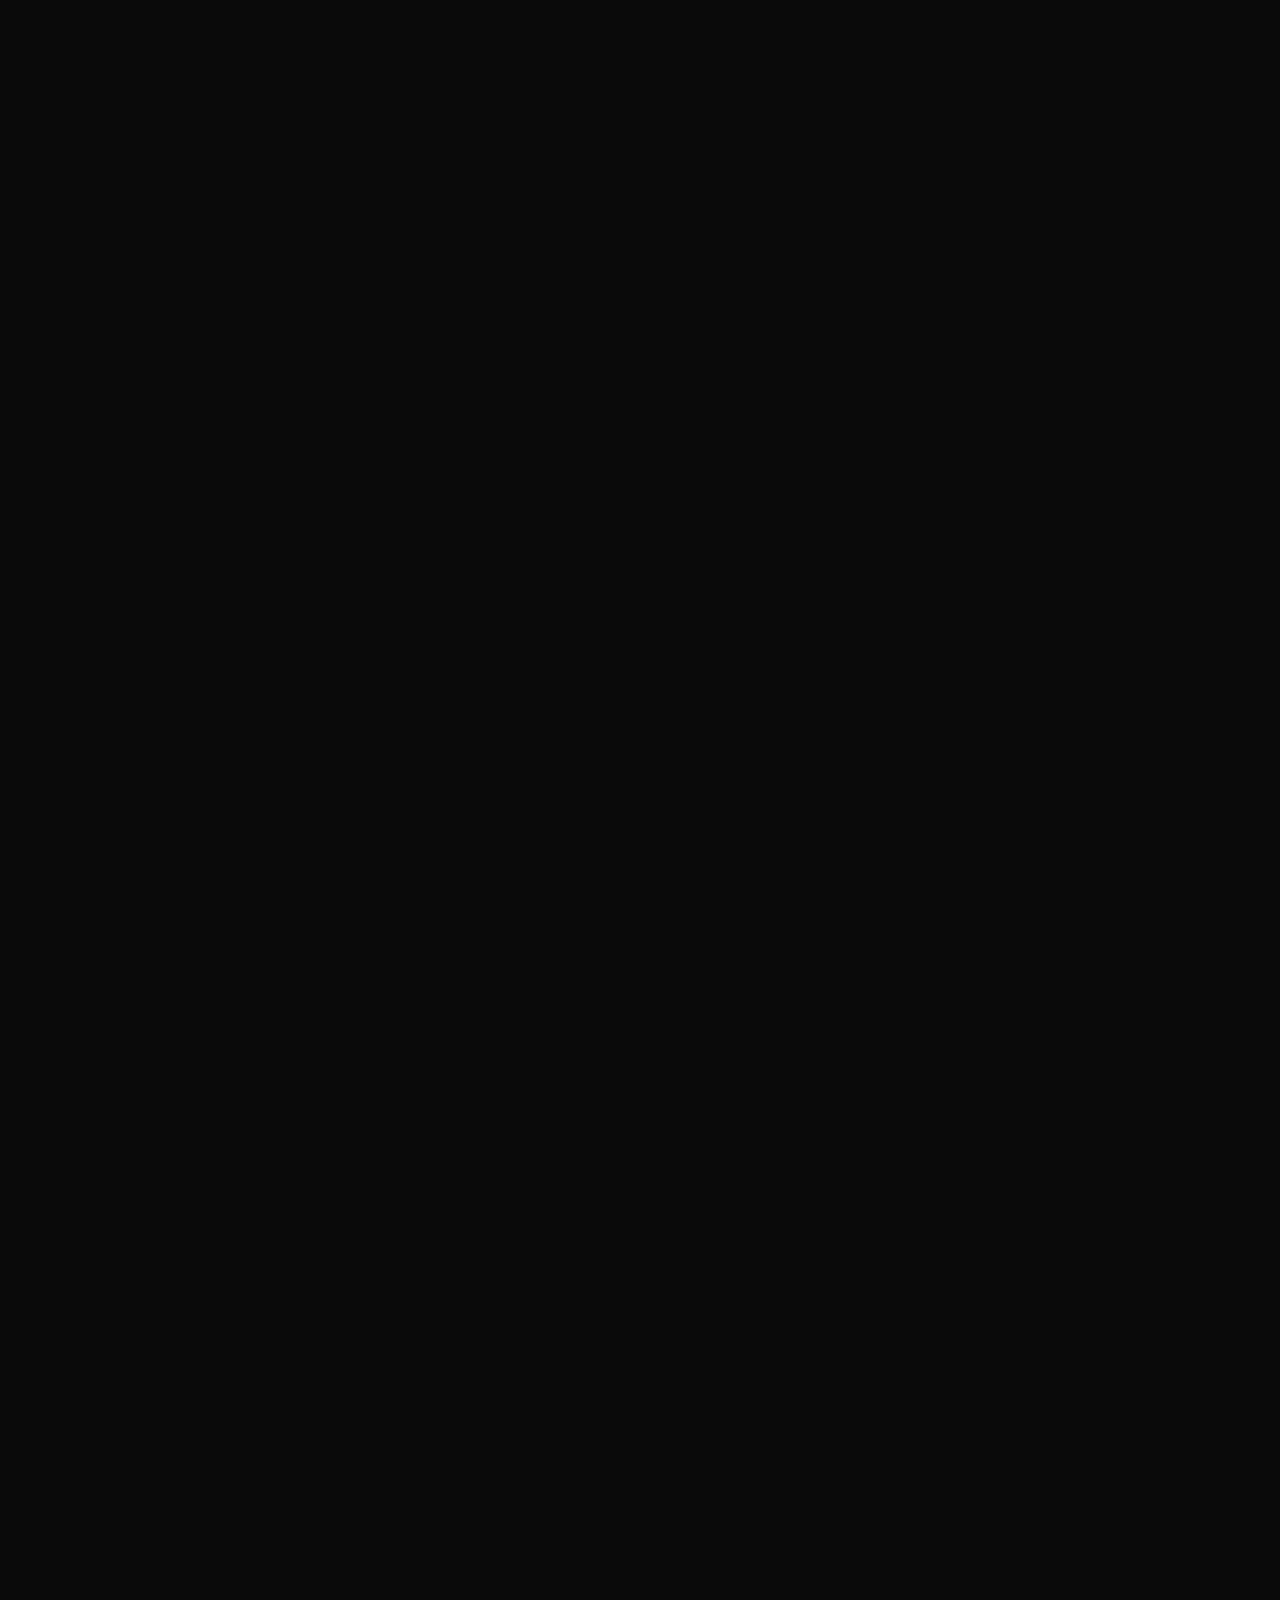
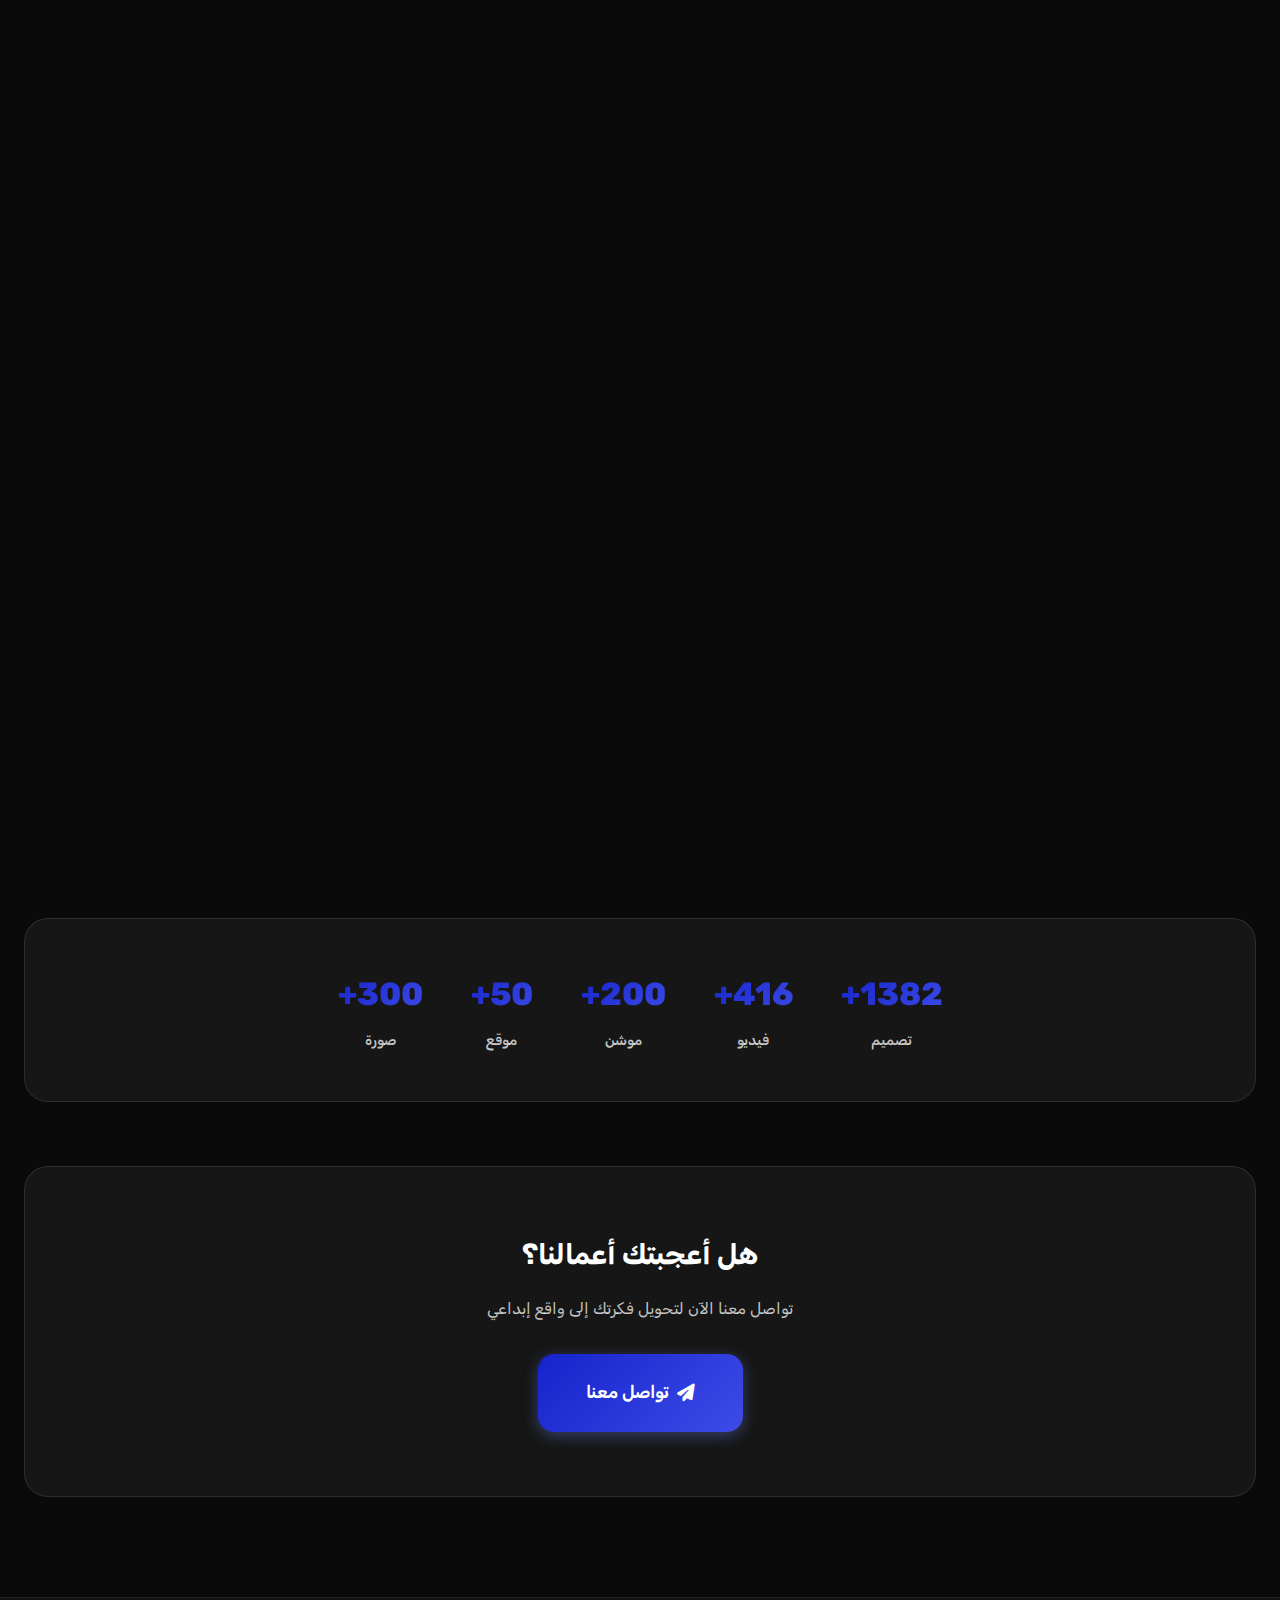
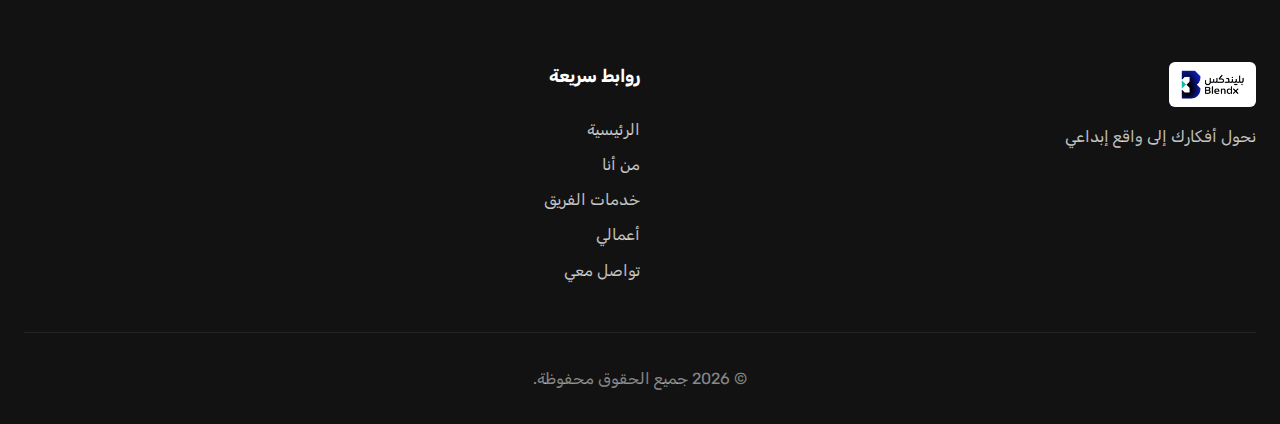
<file: portfolio.html>
<!DOCTYPE html>
<html lang="ar" dir="rtl">

<head>
    <meta charset="UTF-8">
    <meta name="viewport" content="width=device-width, initial-scale=1.0">
    <meta name="description"
        content="معرض أعمال أيمن الصويان - تصميم جرافيكي، مونتاج، موشن جرافيك، مواقع إلكترونية، تصوير">
    <meta name="keywords" content="أعمال, بورتفوليو, تصميم, مونتاج, موشن جرافيك, مواقع, تصوير">
    <title>معرض الأعمال | أيمن الصويان</title>

    <!-- Google Fonts - Rubik -->
    <link rel="preconnect" href="https://fonts.googleapis.com">
    <link rel="preconnect" href="https://fonts.gstatic.com" crossorigin>
    <link href="https://fonts.googleapis.com/css2?family=Rubik:wght@300;400;500;600;700;800;900&display=swap"
        rel="stylesheet">

    <!-- Font Awesome Icons -->
    <link rel="stylesheet" href="https://cdnjs.cloudflare.com/ajax/libs/font-awesome/6.5.1/css/all.min.css">

    <!-- Main Stylesheet -->
    <link rel="stylesheet" href="css/style.css?v=3">
</head>

<body>
    <!-- Loader -->
    <div class="loader" id="loader">
        <div class="loader-content">
            <div class="loader-spinner"></div>
            <span class="loader-text">جاري التحميل...</span>
        </div>
    </div>

    <!-- Cursor Effect -->
    <div class="cursor" id="cursor"></div>
    <div class="cursor-follower" id="cursor-follower"></div>

    <!-- Navigation -->
    <nav class="navbar" id="navbar">
        <div class="container">
            <a href="index.html" class="logo">
                <img src="assets/images/logo.png" alt="أيمن الصويان" class="logo-img">
            </a>

            <ul class="nav-links" id="nav-links">
                <li><a href="index.html" class="nav-link">الرئيسية</a></li>
                <li><a href="index.html#about" class="nav-link">من أنا</a></li>
                <li><a href="services.html" class="nav-link">خدمات الفريق</a></li>
                <li><a href="portfolio.html" class="nav-link active">أعمالي</a></li>
                <li><a href="index.html#contact" class="nav-link">تواصل معي</a></li>
            </ul>

            <div class="nav-actions">
                <button class="theme-toggle" id="theme-toggle" aria-label="تبديل الوضع">
                    <i class="fas fa-moon"></i>
                    <i class="fas fa-sun"></i>
                </button>
                <button class="mobile-menu-btn" id="mobile-menu-btn" aria-label="القائمة">
                    <span></span>
                    <span></span>
                    <span></span>
                </button>
            </div>
        </div>
    </nav>

    <!-- Page Header -->
    <section class="page-header">
        <div class="container">
            <div class="page-header-content">
                <a href="index.html" class="back-link">
                    <i class="fas fa-arrow-right"></i>
                    <span>العودة للرئيسية</span>
                </a>
                <h1 class="page-title">معرض الأعمال</h1>
                <p class="page-description">نظرة على مشاريعنا وإبداعاتنا في مختلف المجالات — التصميم، المونتاج، الموشن
                    جرافيك، المواقع والتصوير</p>
            </div>
        </div>
    </section>

    <!-- Portfolio Gallery Section -->
    <section class="portfolio-page section" id="portfolio-gallery">
        <div class="container">

            <!-- Filter Buttons -->
            <div class="portfolio-filter-bar">
                <button class="filter-btn active" data-filter="all">
                    <i class="fas fa-th-large"></i>
                    <span>جميع الأعمال</span>
                </button>
                <button class="filter-btn" data-filter="design">
                    <i class="fas fa-palette"></i>
                    <span>التصميم</span>
                </button>
                <button class="filter-btn" data-filter="montage">
                    <i class="fas fa-video"></i>
                    <span>المونتاج</span>
                </button>
                <button class="filter-btn" data-filter="motion">
                    <i class="fas fa-film"></i>
                    <span>الموشن جرافيك</span>
                </button>
                <button class="filter-btn" data-filter="websites">
                    <i class="fas fa-globe"></i>
                    <span>المواقع</span>
                </button>
                <button class="filter-btn" data-filter="photography">
                    <i class="fas fa-camera"></i>
                    <span>التصوير</span>
                </button>
            </div>

            <!-- Portfolio Items Grid -->
            <div class="portfolio-gallery-grid">

                <!-- ========== التصميم الجرافيكي ========== -->
                <div class="portfolio-item" data-category="design">
                    <div class="portfolio-item-inner">
                        <div class="portfolio-item-image gradient-design-1">
                            <i class="fas fa-crown"></i>
                        </div>
                        <div class="portfolio-item-overlay">
                            <span class="portfolio-item-category">التصميم الجرافيكي</span>
                            <h3 class="portfolio-item-title">هوية بصرية متكاملة</h3>
                            <p class="portfolio-item-desc">تصميم هوية بصرية شاملة لشركة تقنية — شعار، ألوان، ومحتوى
                                تسويقي</p>
                            <div class="portfolio-item-tools">
                                <span><i class="fas fa-paint-brush"></i> Illustrator</span>
                                <span><i class="fas fa-layer-group"></i> Photoshop</span>
                            </div>
                        </div>
                    </div>
                </div>

                <div class="portfolio-item" data-category="design">
                    <div class="portfolio-item-inner">
                        <div class="portfolio-item-image gradient-design-2">
                            <i class="fas fa-palette"></i>
                        </div>
                        <div class="portfolio-item-overlay">
                            <span class="portfolio-item-category">التصميم الجرافيكي</span>
                            <h3 class="portfolio-item-title">تصميمات سوشيال ميديا</h3>
                            <p class="portfolio-item-desc">مجموعة تصميمات احترافية لحملات إعلانية على منصات التواصل
                                الاجتماعي</p>
                            <div class="portfolio-item-tools">
                                <span><i class="fas fa-layer-group"></i> Photoshop</span>
                                <span><i class="fas fa-bezier-curve"></i> Illustrator</span>
                            </div>
                        </div>
                    </div>
                </div>

                <div class="portfolio-item" data-category="design">
                    <div class="portfolio-item-inner">
                        <div class="portfolio-item-image gradient-design-3">
                            <i class="fas fa-book-open"></i>
                        </div>
                        <div class="portfolio-item-overlay">
                            <span class="portfolio-item-category">التصميم الجرافيكي</span>
                            <h3 class="portfolio-item-title">بروشورات وكتيبات</h3>
                            <p class="portfolio-item-desc">تصميم بروشورات وكتيبات تسويقية بطريقة احترافية وعصرية</p>
                            <div class="portfolio-item-tools">
                                <span><i class="fas fa-file-pdf"></i> InDesign</span>
                                <span><i class="fas fa-layer-group"></i> Photoshop</span>
                            </div>
                        </div>
                    </div>
                </div>

                <div class="portfolio-item" data-category="design">
                    <div class="portfolio-item-inner">
                        <div class="portfolio-item-image gradient-design-4">
                            <i class="fas fa-ad"></i>
                        </div>
                        <div class="portfolio-item-overlay">
                            <span class="portfolio-item-category">التصميم الجرافيكي</span>
                            <h3 class="portfolio-item-title">تصميمات إعلانية</h3>
                            <p class="portfolio-item-desc">تصميمات إعلانية مبتكرة لحملات دعائية ومناسبات خاصة</p>
                            <div class="portfolio-item-tools">
                                <span><i class="fas fa-layer-group"></i> Photoshop</span>
                                <span><i class="fas fa-paint-brush"></i> Illustrator</span>
                            </div>
                        </div>
                    </div>
                </div>

                <div class="portfolio-item" data-category="design">
                    <div class="portfolio-item-inner">
                        <div class="portfolio-item-image gradient-design-5">
                            <i class="fas fa-object-group"></i>
                        </div>
                        <div class="portfolio-item-overlay">
                            <span class="portfolio-item-category">التصميم الجرافيكي</span>
                            <h3 class="portfolio-item-title">شعارات احترافية</h3>
                            <p class="portfolio-item-desc">مجموعة شعارات مبتكرة لمختلف القطاعات — شركات، مطاعم، وجهات
                                حكومية</p>
                            <div class="portfolio-item-tools">
                                <span><i class="fas fa-bezier-curve"></i> Illustrator</span>
                            </div>
                        </div>
                    </div>
                </div>

                <!-- ========== المونتاج ========== -->
                <div class="portfolio-item" data-category="montage">
                    <div class="portfolio-item-inner">
                        <div class="portfolio-item-image gradient-montage-1">
                            <i class="fas fa-clapperboard"></i>
                        </div>
                        <div class="portfolio-item-overlay">
                            <span class="portfolio-item-category">المونتاج</span>
                            <h3 class="portfolio-item-title">إعلان تجاري ترويجي</h3>
                            <p class="portfolio-item-desc">مونتاج فيديو إعلاني لمنتج تقني مع تأثيرات بصرية احترافية</p>
                            <div class="portfolio-item-tools">
                                <span><i class="fas fa-film"></i> Premiere Pro</span>
                                <span><i class="fas fa-magic"></i> After Effects</span>
                            </div>
                        </div>
                    </div>
                </div>

                <div class="portfolio-item" data-category="montage">
                    <div class="portfolio-item-inner">
                        <div class="portfolio-item-image gradient-montage-2">
                            <i class="fas fa-play-circle"></i>
                        </div>
                        <div class="portfolio-item-overlay">
                            <span class="portfolio-item-category">المونتاج</span>
                            <h3 class="portfolio-item-title">فيديو تسويقي للسوشيال</h3>
                            <p class="portfolio-item-desc">مونتاج مقاطع قصيرة لحملات سوشيال ميديا بأسلوب سريع وجذاب</p>
                            <div class="portfolio-item-tools">
                                <span><i class="fas fa-film"></i> Premiere Pro</span>
                            </div>
                        </div>
                    </div>
                </div>

                <div class="portfolio-item" data-category="montage">
                    <div class="portfolio-item-inner">
                        <div class="portfolio-item-image gradient-montage-3">
                            <i class="fas fa-video"></i>
                        </div>
                        <div class="portfolio-item-overlay">
                            <span class="portfolio-item-category">المونتاج</span>
                            <h3 class="portfolio-item-title">تغطية فعالية رسمية</h3>
                            <p class="portfolio-item-desc">مونتاج احترافي لفعالية حكومية مع مقابلات ولقطات مميزة</p>
                            <div class="portfolio-item-tools">
                                <span><i class="fas fa-film"></i> Premiere Pro</span>
                                <span><i class="fas fa-music"></i> Audition</span>
                            </div>
                        </div>
                    </div>
                </div>

                <div class="portfolio-item" data-category="montage">
                    <div class="portfolio-item-inner">
                        <div class="portfolio-item-image gradient-montage-4">
                            <i class="fas fa-tv"></i>
                        </div>
                        <div class="portfolio-item-overlay">
                            <span class="portfolio-item-category">المونتاج</span>
                            <h3 class="portfolio-item-title">فيديو مؤسسي تعريفي</h3>
                            <p class="portfolio-item-desc">فيديو تعريفي لشركة يستعرض خدماتها وفريق عملها</p>
                            <div class="portfolio-item-tools">
                                <span><i class="fas fa-film"></i> Premiere Pro</span>
                                <span><i class="fas fa-magic"></i> After Effects</span>
                            </div>
                        </div>
                    </div>
                </div>

                <div class="portfolio-item" data-category="montage">
                    <div class="portfolio-item-inner">
                        <div class="portfolio-item-image gradient-montage-5">
                            <i class="fas fa-bullhorn"></i>
                        </div>
                        <div class="portfolio-item-overlay">
                            <span class="portfolio-item-category">المونتاج</span>
                            <h3 class="portfolio-item-title">حملة إعلانية متكاملة</h3>
                            <p class="portfolio-item-desc">سلسلة فيديوهات إعلانية لحملة تسويقية متكاملة على عدة منصات
                            </p>
                            <div class="portfolio-item-tools">
                                <span><i class="fas fa-film"></i> Premiere Pro</span>
                            </div>
                        </div>
                    </div>
                </div>

                <!-- ========== الموشن جرافيك ========== -->
                <div class="portfolio-item" data-category="motion">
                    <div class="portfolio-item-inner">
                        <div class="portfolio-item-image gradient-motion-1">
                            <i class="fas fa-wand-magic-sparkles"></i>
                        </div>
                        <div class="portfolio-item-overlay">
                            <span class="portfolio-item-category">الموشن جرافيك</span>
                            <h3 class="portfolio-item-title">فيديو توضيحي لتطبيق</h3>
                            <p class="portfolio-item-desc">رسوم متحركة توضيحية لمميزات تطبيق جوال بأسلوب عصري</p>
                            <div class="portfolio-item-tools">
                                <span><i class="fas fa-magic"></i> After Effects</span>
                                <span><i class="fas fa-bezier-curve"></i> Illustrator</span>
                            </div>
                        </div>
                    </div>
                </div>

                <div class="portfolio-item" data-category="motion">
                    <div class="portfolio-item-inner">
                        <div class="portfolio-item-image gradient-motion-2">
                            <i class="fas fa-chart-line"></i>
                        </div>
                        <div class="portfolio-item-overlay">
                            <span class="portfolio-item-category">الموشن جرافيك</span>
                            <h3 class="portfolio-item-title">إنفوجرافيك متحرك</h3>
                            <p class="portfolio-item-desc">تحويل بيانات وإحصائيات إلى رسوم بيانية متحركة جذابة</p>
                            <div class="portfolio-item-tools">
                                <span><i class="fas fa-magic"></i> After Effects</span>
                            </div>
                        </div>
                    </div>
                </div>

                <div class="portfolio-item" data-category="motion">
                    <div class="portfolio-item-inner">
                        <div class="portfolio-item-image gradient-motion-3">
                            <i class="fas fa-star"></i>
                        </div>
                        <div class="portfolio-item-overlay">
                            <span class="portfolio-item-category">الموشن جرافيك</span>
                            <h3 class="portfolio-item-title">هوية متحركة (Intro)</h3>
                            <p class="portfolio-item-desc">تصميم مقدمة أنيميشن احترافية لشعار وهوية علامة تجارية</p>
                            <div class="portfolio-item-tools">
                                <span><i class="fas fa-magic"></i> After Effects</span>
                                <span><i class="fas fa-cube"></i> Cinema 4D</span>
                            </div>
                        </div>
                    </div>
                </div>

                <div class="portfolio-item" data-category="motion">
                    <div class="portfolio-item-inner">
                        <div class="portfolio-item-image gradient-motion-4">
                            <i class="fas fa-graduation-cap"></i>
                        </div>
                        <div class="portfolio-item-overlay">
                            <span class="portfolio-item-category">الموشن جرافيك</span>
                            <h3 class="portfolio-item-title">فيديو تعليمي متحرك</h3>
                            <p class="portfolio-item-desc">شرح مفهوم معقد من خلال رسوم متحركة مبسطة ومحتوى تعليمي</p>
                            <div class="portfolio-item-tools">
                                <span><i class="fas fa-magic"></i> After Effects</span>
                                <span><i class="fas fa-bezier-curve"></i> Illustrator</span>
                            </div>
                        </div>
                    </div>
                </div>

                <div class="portfolio-item" data-category="motion">
                    <div class="portfolio-item-inner">
                        <div class="portfolio-item-image gradient-motion-5">
                            <i class="fas fa-hashtag"></i>
                        </div>
                        <div class="portfolio-item-overlay">
                            <span class="portfolio-item-category">الموشن جرافيك</span>
                            <h3 class="portfolio-item-title">إعلان سوشيال موشن</h3>
                            <p class="portfolio-item-desc">إعلانات متحركة قصيرة لمنصات التواصل الاجتماعي بتأثيرات مبتكرة
                            </p>
                            <div class="portfolio-item-tools">
                                <span><i class="fas fa-magic"></i> After Effects</span>
                            </div>
                        </div>
                    </div>
                </div>

                <!-- ========== المواقع الإلكترونية ========== -->
                <div class="portfolio-item" data-category="websites">
                    <div class="portfolio-item-inner">
                        <div class="portfolio-item-image gradient-web-1">
                            <i class="fas fa-laptop-code"></i>
                        </div>
                        <div class="portfolio-item-overlay">
                            <span class="portfolio-item-category">المواقع الإلكترونية</span>
                            <h3 class="portfolio-item-title">موقع شركة استشارات</h3>
                            <p class="portfolio-item-desc">تصميم وتطوير موقع عصري لشركة استشارات مع لوحة تحكم</p>
                            <div class="portfolio-item-tools">
                                <span><i class="fab fa-react"></i> React</span>
                                <span><i class="fab fa-node-js"></i> Node.js</span>
                            </div>
                        </div>
                    </div>
                </div>

                <div class="portfolio-item" data-category="websites">
                    <div class="portfolio-item-inner">
                        <div class="portfolio-item-image gradient-web-2">
                            <i class="fas fa-store"></i>
                        </div>
                        <div class="portfolio-item-overlay">
                            <span class="portfolio-item-category">المواقع الإلكترونية</span>
                            <h3 class="portfolio-item-title">متجر إلكتروني</h3>
                            <p class="portfolio-item-desc">متجر إلكتروني متكامل مع نظام سلة مشتريات وبوابة دفع</p>
                            <div class="portfolio-item-tools">
                                <span><i class="fab fa-wordpress"></i> WordPress</span>
                                <span><i class="fas fa-shopping-cart"></i> WooCommerce</span>
                            </div>
                        </div>
                    </div>
                </div>

                <div class="portfolio-item" data-category="websites">
                    <div class="portfolio-item-inner">
                        <div class="portfolio-item-image gradient-web-3">
                            <i class="fas fa-user-tie"></i>
                        </div>
                        <div class="portfolio-item-overlay">
                            <span class="portfolio-item-category">المواقع الإلكترونية</span>
                            <h3 class="portfolio-item-title">بورتفوليو شخصي</h3>
                            <p class="portfolio-item-desc">موقع بورتفوليو احترافي بتصميم عصري وأنيميشن تفاعلي</p>
                            <div class="portfolio-item-tools">
                                <span><i class="fab fa-html5"></i> HTML/CSS</span>
                                <span><i class="fab fa-js-square"></i> JavaScript</span>
                            </div>
                        </div>
                    </div>
                </div>

                <div class="portfolio-item" data-category="websites">
                    <div class="portfolio-item-inner">
                        <div class="portfolio-item-image gradient-web-4">
                            <i class="fas fa-chart-bar"></i>
                        </div>
                        <div class="portfolio-item-overlay">
                            <span class="portfolio-item-category">المواقع الإلكترونية</span>
                            <h3 class="portfolio-item-title">لوحة تحكم - Dashboard</h3>
                            <p class="portfolio-item-desc">لوحة تحكم تفاعلية لإدارة البيانات والتقارير</p>
                            <div class="portfolio-item-tools">
                                <span><i class="fab fa-react"></i> React</span>
                                <span><i class="fas fa-database"></i> Firebase</span>
                            </div>
                        </div>
                    </div>
                </div>

                <div class="portfolio-item" data-category="websites">
                    <div class="portfolio-item-inner">
                        <div class="portfolio-item-image gradient-web-5">
                            <i class="fas fa-file-alt"></i>
                        </div>
                        <div class="portfolio-item-overlay">
                            <span class="portfolio-item-category">المواقع الإلكترونية</span>
                            <h3 class="portfolio-item-title">تقرير سنوي تفاعلي</h3>
                            <p class="portfolio-item-desc">تقرير سنوي رقمي تفاعلي مع رسوم بيانية وإحصائيات متحركة</p>
                            <div class="portfolio-item-tools">
                                <span><i class="fab fa-html5"></i> HTML/CSS</span>
                                <span><i class="fab fa-js-square"></i> JavaScript</span>
                            </div>
                        </div>
                    </div>
                </div>

                <!-- ========== التصوير ========== -->
                <div class="portfolio-item" data-category="photography">
                    <div class="portfolio-item-inner">
                        <div class="portfolio-item-image gradient-photo-1">
                            <i class="fas fa-box-open"></i>
                        </div>
                        <div class="portfolio-item-overlay">
                            <span class="portfolio-item-category">التصوير</span>
                            <h3 class="portfolio-item-title">تصوير منتجات تجارية</h3>
                            <p class="portfolio-item-desc">جلسة تصوير احترافية لمنتجات تجارية بإضاءة استوديو</p>
                            <div class="portfolio-item-tools">
                                <span><i class="fas fa-camera"></i> Canon EOS</span>
                                <span><i class="fas fa-lightbulb"></i> Studio Light</span>
                            </div>
                        </div>
                    </div>
                </div>

                <div class="portfolio-item" data-category="photography">
                    <div class="portfolio-item-inner">
                        <div class="portfolio-item-image gradient-photo-2">
                            <i class="fas fa-users"></i>
                        </div>
                        <div class="portfolio-item-overlay">
                            <span class="portfolio-item-category">التصوير</span>
                            <h3 class="portfolio-item-title">تغطية مؤتمر رسمي</h3>
                            <p class="portfolio-item-desc">تغطية تصويرية شاملة لمؤتمر حكومي رسمي</p>
                            <div class="portfolio-item-tools">
                                <span><i class="fas fa-camera"></i> Sony A7</span>
                                <span><i class="fas fa-image"></i> Lightroom</span>
                            </div>
                        </div>
                    </div>
                </div>

                <div class="portfolio-item" data-category="photography">
                    <div class="portfolio-item-inner">
                        <div class="portfolio-item-image gradient-photo-3">
                            <i class="fas fa-utensils"></i>
                        </div>
                        <div class="portfolio-item-overlay">
                            <span class="portfolio-item-category">التصوير</span>
                            <h3 class="portfolio-item-title">تصوير أطعمة ومطاعم</h3>
                            <p class="portfolio-item-desc">تصوير احترافي لأطباق ومطاعم مع ستايلنج طعام</p>
                            <div class="portfolio-item-tools">
                                <span><i class="fas fa-camera"></i> Nikon</span>
                                <span><i class="fas fa-lightbulb"></i> Softbox</span>
                            </div>
                        </div>
                    </div>
                </div>

                <div class="portfolio-item" data-category="photography">
                    <div class="portfolio-item-inner">
                        <div class="portfolio-item-image gradient-photo-4">
                            <i class="fas fa-building"></i>
                        </div>
                        <div class="portfolio-item-overlay">
                            <span class="portfolio-item-category">التصوير</span>
                            <h3 class="portfolio-item-title">تصوير معماري</h3>
                            <p class="portfolio-item-desc">التقاط صور احترافية لمشاريع معمارية وتصميم داخلي</p>
                            <div class="portfolio-item-tools">
                                <span><i class="fas fa-camera"></i> Wide Angle</span>
                                <span><i class="fas fa-image"></i> Lightroom</span>
                            </div>
                        </div>
                    </div>
                </div>

                <div class="portfolio-item" data-category="photography">
                    <div class="portfolio-item-inner">
                        <div class="portfolio-item-image gradient-photo-5">
                            <i class="fas fa-portrait"></i>
                        </div>
                        <div class="portfolio-item-overlay">
                            <span class="portfolio-item-category">التصوير</span>
                            <h3 class="portfolio-item-title">صور بورتريه احترافية</h3>
                            <p class="portfolio-item-desc">جلسات تصوير بورتريه شخصية واحترافية بأسلوب سينمائي</p>
                            <div class="portfolio-item-tools">
                                <span><i class="fas fa-camera"></i> 85mm Lens</span>
                                <span><i class="fas fa-image"></i> Photoshop</span>
                            </div>
                        </div>
                    </div>
                </div>

            </div>

            <!-- Stats Bar -->
            <div class="portfolio-stats-bar">
                <div class="portfolio-stat">
                    <span class="portfolio-stat-number">1382+</span>
                    <span class="portfolio-stat-label">تصميم</span>
                </div>
                <div class="portfolio-stat">
                    <span class="portfolio-stat-number">416+</span>
                    <span class="portfolio-stat-label">فيديو</span>
                </div>
                <div class="portfolio-stat">
                    <span class="portfolio-stat-number">200+</span>
                    <span class="portfolio-stat-label">موشن</span>
                </div>
                <div class="portfolio-stat">
                    <span class="portfolio-stat-number">50+</span>
                    <span class="portfolio-stat-label">موقع</span>
                </div>
                <div class="portfolio-stat">
                    <span class="portfolio-stat-number">300+</span>
                    <span class="portfolio-stat-label">صورة</span>
                </div>
            </div>

            <!-- CTA -->
            <div class="services-cta">
                <h3>هل أعجبتك أعمالنا؟</h3>
                <p>تواصل معنا الآن لتحويل فكرتك إلى واقع إبداعي</p>
                <a href="index.html#contact" class="btn btn-primary btn-lg">
                    <i class="fas fa-paper-plane"></i>
                    <span>تواصل معنا</span>
                </a>
            </div>
        </div>
    </section>

    <!-- Footer -->
    <footer class="footer">
        <div class="container">
            <div class="footer-content">
                <div class="footer-brand">
                    <a href="index.html" class="logo">
                        <img src="assets/images/logo.png" alt="أيمن الصويان" class="logo-img">
                    </a>
                    <p>نحول أفكارك إلى واقع إبداعي</p>
                </div>

                <div class="footer-links">
                    <h4>روابط سريعة</h4>
                    <ul>
                        <li><a href="index.html">الرئيسية</a></li>
                        <li><a href="index.html#about">من أنا</a></li>
                        <li><a href="services.html">خدمات الفريق</a></li>
                        <li><a href="portfolio.html">أعمالي</a></li>
                        <li><a href="index.html#contact">تواصل معي</a></li>
                    </ul>
                </div>
            </div>

            <div class="footer-bottom">
                <p>&copy; 2026 جميع الحقوق محفوظة.</p>
            </div>
        </div>
    </footer>

    <!-- Back to Top Button -->
    <button class="back-to-top" id="back-to-top" aria-label="العودة للأعلى">
        <i class="fas fa-chevron-up"></i>
    </button>

    <!-- Main JavaScript -->
    <script src="js/main.js"></script>

    <!-- Portfolio Filter Script -->
    <script>
        document.addEventListener('DOMContentLoaded', function () {
            const filterBtns = document.querySelectorAll('.filter-btn');
            const portfolioItems = document.querySelectorAll('.portfolio-item');

            // Check URL for category parameter
            const urlParams = new URLSearchParams(window.location.search);
            const categoryParam = urlParams.get('category');

            if (categoryParam) {
                // Activate the matching filter button
                filterBtns.forEach(btn => {
                    btn.classList.remove('active');
                    if (btn.dataset.filter === categoryParam) {
                        btn.classList.add('active');
                    }
                });
                filterItems(categoryParam);
            }

            // Filter button click
            filterBtns.forEach(btn => {
                btn.addEventListener('click', () => {
                    filterBtns.forEach(b => b.classList.remove('active'));
                    btn.classList.add('active');
                    const filter = btn.dataset.filter;
                    filterItems(filter);

                    // Update URL without reload
                    if (filter === 'all') {
                        history.replaceState(null, '', 'portfolio.html');
                    } else {
                        history.replaceState(null, '', `portfolio.html?category=${filter}`);
                    }
                });
            });

            function filterItems(filter) {
                portfolioItems.forEach((item, index) => {
                    const category = item.dataset.category;
                    if (filter === 'all' || category === filter) {
                        item.style.display = '';
                        item.style.animation = `fadeInUp 0.5s ease ${index * 0.05}s both`;
                    } else {
                        item.style.display = 'none';
                        item.style.animation = '';
                    }
                });
            }
        });
    </script>
</body>

</html>
</file>
<file: css/style.css>
/* ================================================
   PROFESSIONAL PORTFOLIO TEMPLATE
   Premium Design System with Modern Aesthetics
   ================================================ */

/* ============================================
   CSS VARIABLES - DESIGN TOKENS
   ============================================ */
:root {
    /* Primary Colors - Bold Blue & Orange Brand Identity */
    --primary: #1523CC;
    --primary-light: #3D4CE6;
    --primary-dark: #0E1899;
    --secondary: #E86A3D;
    --accent: #FF8A5C;
    --accent-light: #FFB088;

    /* Gradient Definitions - Blue/Orange Theme */
    --gradient-primary: linear-gradient(135deg, #1523CC 0%, #3D4CE6 100%);
    --gradient-secondary: linear-gradient(135deg, #E86A3D 0%, #FF8A5C 100%);
    --gradient-accent: linear-gradient(135deg, #FF8A5C 0%, #FFB088 100%);
    --gradient-dark: linear-gradient(135deg, #0a0a0a 0%, #1a1a1a 100%);
    --gradient-glow: radial-gradient(circle, rgba(21, 35, 204, 0.4) 0%, transparent 70%);

    /* Portfolio Gradients - Varied for Visual Interest */
    --gradient-1: linear-gradient(135deg, #1523CC 0%, #3D4CE6 100%);
    --gradient-2: linear-gradient(135deg, #E86A3D 0%, #FF8A5C 100%);
    --gradient-3: linear-gradient(135deg, #1523CC 0%, #E86A3D 100%);
    --gradient-4: linear-gradient(135deg, #43e97b 0%, #38f9d7 100%);
    --gradient-5: linear-gradient(135deg, #fa709a 0%, #fee140 100%);
    --gradient-6: linear-gradient(135deg, #667eea 0%, #764ba2 100%);

    /* Dark Theme Colors - Deep Black */
    --bg-dark: #0a0a0a;
    --bg-dark-secondary: #121212;
    --surface-dark: #1a1a1a;
    --surface-dark-hover: #252525;
    --text-light: #ffffff;
    --text-light-secondary: rgba(255, 255, 255, 0.75);
    --text-light-muted: rgba(255, 255, 255, 0.5);
    --border-dark: rgba(255, 255, 255, 0.08);

    /* Light Theme Colors */
    --bg-light: #f8fafc;
    --bg-light-secondary: #ffffff;
    --surface-light: #ffffff;
    --surface-light-hover: #f1f5f9;
    --text-dark: #1e293b;
    --text-dark-secondary: #475569;
    --text-dark-muted: #94a3b8;
    --border-light: rgba(0, 0, 0, 0.1);

    /* Current Theme (Dark by default) */
    --bg: var(--bg-dark);
    --bg-secondary: var(--bg-dark-secondary);
    --surface: var(--surface-dark);
    --surface-hover: var(--surface-dark-hover);
    --text: var(--text-light);
    --text-secondary: var(--text-light-secondary);
    --text-muted: var(--text-light-muted);
    --border: var(--border-dark);

    /* Glassmorphism */
    --glass-bg: rgba(255, 255, 255, 0.05);
    --glass-border: rgba(255, 255, 255, 0.1);
    --glass-shadow: 0 8px 32px rgba(0, 0, 0, 0.3);

    /* Shadows */
    --shadow-sm: 0 2px 8px rgba(0, 0, 0, 0.1);
    --shadow-md: 0 4px 16px rgba(0, 0, 0, 0.15);
    --shadow-lg: 0 8px 32px rgba(0, 0, 0, 0.2);
    --shadow-xl: 0 16px 48px rgba(0, 0, 0, 0.25);
    --shadow-glow: 0 0 40px rgba(102, 126, 234, 0.4);

    /* Typography */
    --font-primary: 'Rubik', sans-serif;
    --font-secondary: 'Rubik', sans-serif;

    /* Spacing */
    --spacing-xs: 0.25rem;
    --spacing-sm: 0.5rem;
    --spacing-md: 1rem;
    --spacing-lg: 1.5rem;
    --spacing-xl: 2rem;
    --spacing-2xl: 3rem;
    --spacing-3xl: 4rem;

    /* Border Radius */
    --radius-sm: 0.375rem;
    --radius-md: 0.75rem;
    --radius-lg: 1rem;
    --radius-xl: 1.5rem;
    --radius-2xl: 2rem;
    --radius-full: 9999px;

    /* Transitions */
    --transition-fast: 0.15s ease;
    --transition-normal: 0.3s ease;
    --transition-slow: 0.5s ease;
    --transition-bounce: 0.5s cubic-bezier(0.68, -0.55, 0.265, 1.55);

    /* Z-Index Scale */
    --z-dropdown: 100;
    --z-sticky: 200;
    --z-fixed: 300;
    --z-modal: 400;
    --z-tooltip: 500;
    --z-loader: 1000;
}

/* Light Theme */
[data-theme="light"] {
    --bg: var(--bg-light);
    --bg-secondary: var(--bg-light-secondary);
    --surface: var(--surface-light);
    --surface-hover: var(--surface-light-hover);
    --text: var(--text-dark);
    --text-secondary: var(--text-dark-secondary);
    --text-muted: var(--text-dark-muted);
    --border: var(--border-light);
    --glass-bg: rgba(255, 255, 255, 0.7);
    --glass-border: rgba(0, 0, 0, 0.1);
    --glass-shadow: 0 8px 32px rgba(0, 0, 0, 0.1);
}

/* ============================================
   BASE STYLES & RESET
   ============================================ */
*,
*::before,
*::after {
    margin: 0;
    padding: 0;
    box-sizing: border-box;
}

html {
    scroll-behavior: smooth;
    font-size: 16px;
}

body {
    font-family: var(--font-primary);
    background: var(--bg);
    color: var(--text);
    line-height: 1.7;
    overflow-x: hidden;
    transition: background var(--transition-normal), color var(--transition-normal);
}

body.no-scroll {
    overflow: hidden;
}

a {
    text-decoration: none;
    color: inherit;
    transition: color var(--transition-fast);
}

ul,
ol {
    list-style: none;
}

img {
    max-width: 100%;
    height: auto;
    display: block;
}

button {
    font-family: inherit;
    cursor: pointer;
    border: none;
    background: none;
}

input,
textarea {
    font-family: inherit;
    border: none;
    outline: none;
}

/* Selection */
::selection {
    background: var(--primary);
    color: var(--text-light);
}

/* Scrollbar */
::-webkit-scrollbar {
    width: 10px;
}

::-webkit-scrollbar-track {
    background: var(--bg);
}

::-webkit-scrollbar-thumb {
    background: var(--gradient-primary);
    border-radius: var(--radius-full);
}

::-webkit-scrollbar-thumb:hover {
    background: var(--primary-dark);
}

/* ============================================
   LAYOUT & CONTAINER
   ============================================ */
.container {
    width: 100%;
    max-width: 1280px;
    margin: 0 auto;
    padding: 0 var(--spacing-lg);
}

.section {
    padding: 100px 0;
    position: relative;
}

/* ============================================
   LOADER
   ============================================ */
.loader {
    position: fixed;
    top: 0;
    left: 0;
    width: 100%;
    height: 100%;
    background: var(--bg);
    display: flex;
    align-items: center;
    justify-content: center;
    z-index: var(--z-loader);
    transition: opacity 0.5s, visibility 0.5s;
}

.loader.hidden {
    opacity: 0;
    visibility: hidden;
}

.loader-content {
    display: flex;
    flex-direction: column;
    align-items: center;
    gap: var(--spacing-lg);
}

.loader-spinner {
    width: 60px;
    height: 60px;
    border-radius: 50%;
    border: 3px solid var(--border);
    border-top-color: var(--primary);
    animation: spin 1s linear infinite;
}

.loader-text {
    color: var(--text-secondary);
    font-size: 1rem;
}

@keyframes spin {
    to {
        transform: rotate(360deg);
    }
}

/* ============================================
   CURSOR EFFECT
   ============================================ */
.cursor,
.cursor-follower {
    position: fixed;
    border-radius: 50%;
    pointer-events: none;
    z-index: 9999;
    transition: transform 0.1s;
    display: none;
}

@media (min-width: 1024px) and (hover: hover) {

    .cursor,
    .cursor-follower {
        display: block;
    }
}

.cursor {
    width: 8px;
    height: 8px;
    background: var(--primary);
    transform: translate(-50%, -50%);
}

.cursor-follower {
    width: 40px;
    height: 40px;
    border: 1px solid var(--primary);
    transform: translate(-50%, -50%);
    transition: transform 0.15s, width 0.3s, height 0.3s, border-color 0.3s;
}

.cursor-follower.hover {
    width: 60px;
    height: 60px;
    border-color: var(--accent);
}

/* ============================================
   NAVIGATION
   ============================================ */
.navbar {
    position: fixed;
    top: 0;
    left: 0;
    width: 100%;
    padding: var(--spacing-lg) 0;
    z-index: var(--z-sticky);
    transition: all var(--transition-normal);
}

.navbar.scrolled {
    padding: var(--spacing-md) 0;
    background: var(--glass-bg);
    backdrop-filter: blur(20px);
    -webkit-backdrop-filter: blur(20px);
    border-bottom: 1px solid var(--glass-border);
    box-shadow: var(--glass-shadow);
}

.navbar .container {
    display: flex;
    align-items: center;
    justify-content: space-between;
}

/* Logo */
.logo {
    display: flex;
    align-items: center;
    gap: var(--spacing-xs);
    font-size: 1.5rem;
    font-weight: 800;
    color: var(--text);
}

.logo-text {
    font-size: 1.3rem;
    font-weight: 700;
    letter-spacing: 0.5px;
    background: var(--gradient-primary);
    -webkit-background-clip: text;
    -webkit-text-fill-color: transparent;
    background-clip: text;
    transition: opacity var(--transition-normal);
}

.logo:hover .logo-text {
    opacity: 0.85;
}

.logo-img {
    height: 45px;
    width: auto;
    object-fit: contain;
    transition: transform var(--transition-normal);
    background: white;
    padding: 4px 8px;
    border-radius: var(--radius-sm);
}

.logo:hover .logo-img {
    transform: scale(1.05);
}

@keyframes pulse {

    0%,
    100% {
        transform: scale(1);
        opacity: 1;
    }

    50% {
        transform: scale(1.2);
        opacity: 0.7;
    }
}

/* Nav Links */
.nav-links {
    display: flex;
    align-items: center;
    gap: var(--spacing-xl);
}

.nav-link {
    position: relative;
    font-size: 0.95rem;
    font-weight: 500;
    color: var(--text-secondary);
    padding: var(--spacing-sm) 0;
    transition: color var(--transition-fast);
}

.nav-link::after {
    content: '';
    position: absolute;
    bottom: 0;
    right: 0;
    width: 0;
    height: 2px;
    background: var(--gradient-primary);
    transition: width var(--transition-normal);
}

.nav-link:hover,
.nav-link.active {
    color: var(--text);
}

.nav-link:hover::after,
.nav-link.active::after {
    width: 100%;
}

/* Nav Actions */
.nav-actions {
    display: flex;
    align-items: center;
    gap: var(--spacing-md);
}

/* Theme Toggle */
.theme-toggle {
    position: relative;
    width: 44px;
    height: 44px;
    border-radius: var(--radius-full);
    background: var(--glass-bg);
    border: 1px solid var(--glass-border);
    display: flex;
    align-items: center;
    justify-content: center;
    font-size: 1.1rem;
    color: var(--text);
    transition: all var(--transition-normal);
    overflow: hidden;
}

.theme-toggle:hover {
    background: var(--surface-hover);
    transform: scale(1.05);
}

.theme-toggle i {
    position: absolute;
    transition: all var(--transition-normal);
}

.theme-toggle .fa-sun {
    opacity: 0;
    transform: translateY(20px) rotate(-90deg);
}

.theme-toggle .fa-moon {
    opacity: 1;
    transform: translateY(0) rotate(0);
}

[data-theme="light"] .theme-toggle .fa-sun {
    opacity: 1;
    transform: translateY(0) rotate(0);
}

[data-theme="light"] .theme-toggle .fa-moon {
    opacity: 0;
    transform: translateY(-20px) rotate(90deg);
}

/* Mobile Menu Button */
.mobile-menu-btn {
    display: none;
    flex-direction: column;
    justify-content: center;
    gap: 5px;
    width: 44px;
    height: 44px;
    padding: 10px;
    border-radius: var(--radius-md);
    background: var(--glass-bg);
    border: 1px solid var(--glass-border);
}

.mobile-menu-btn span {
    display: block;
    width: 100%;
    height: 2px;
    background: var(--text);
    border-radius: var(--radius-full);
    transition: all var(--transition-normal);
}

.mobile-menu-btn.active span:nth-child(1) {
    transform: rotate(45deg) translate(5px, 5px);
}

.mobile-menu-btn.active span:nth-child(2) {
    opacity: 0;
}

.mobile-menu-btn.active span:nth-child(3) {
    transform: rotate(-45deg) translate(5px, -5px);
}

/* Mobile Navigation */
@media (max-width: 991px) {
    .mobile-menu-btn {
        display: flex;
    }

    .nav-links {
        position: fixed;
        top: 0;
        right: -100%;
        width: 80%;
        max-width: 400px;
        height: 100vh;
        background: var(--bg-secondary);
        flex-direction: column;
        align-items: flex-start;
        justify-content: center;
        padding: var(--spacing-2xl);
        gap: var(--spacing-lg);
        transition: right var(--transition-normal);
        box-shadow: var(--shadow-xl);
    }

    .nav-links.active {
        right: 0;
    }

    .nav-link {
        font-size: 1.25rem;
    }
}

/* ============================================
   HERO SECTION
   ============================================ */
.hero {
    min-height: 100vh;
    display: flex;
    align-items: center;
    position: relative;
    overflow: hidden;
    padding-top: 80px;
}

/* Hero Background */
.hero-bg {
    position: absolute;
    top: 0;
    left: 0;
    width: 100%;
    height: 100%;
    z-index: -1;
}

.hero-gradient {
    position: absolute;
    top: -50%;
    left: -50%;
    width: 200%;
    height: 200%;
    background: radial-gradient(circle at 20% 50%, rgba(21, 35, 204, 0.2) 0%, transparent 50%),
        radial-gradient(circle at 80% 20%, rgba(61, 76, 230, 0.15) 0%, transparent 50%),
        radial-gradient(circle at 40% 80%, rgba(232, 106, 61, 0.1) 0%, transparent 50%);
    animation: gradientMove 20s ease infinite;
}

@keyframes gradientMove {

    0%,
    100% {
        transform: translate(0, 0) rotate(0deg);
    }

    33% {
        transform: translate(30px, -30px) rotate(5deg);
    }

    66% {
        transform: translate(-20px, 20px) rotate(-5deg);
    }
}

.hero-shapes {
    position: absolute;
    width: 100%;
    height: 100%;
}

.shape {
    position: absolute;
    border-radius: 50%;
    filter: blur(60px);
    opacity: 0.5;
    animation: float 6s ease-in-out infinite;
}

.shape-1 {
    width: 400px;
    height: 400px;
    background: var(--primary);
    top: 10%;
    left: 10%;
    animation-delay: 0s;
}

.shape-2 {
    width: 300px;
    height: 300px;
    background: var(--secondary);
    top: 60%;
    right: 10%;
    animation-delay: 2s;
}

.shape-3 {
    width: 200px;
    height: 200px;
    background: var(--accent);
    bottom: 20%;
    left: 30%;
    animation-delay: 4s;
}

@keyframes float {

    0%,
    100% {
        transform: translateY(0) scale(1);
    }

    50% {
        transform: translateY(-30px) scale(1.05);
    }
}

/* Hero Content */
.hero .container {
    display: grid;
    grid-template-columns: 1fr 1fr;
    gap: var(--spacing-3xl);
    align-items: center;
}

.hero-content {
    position: relative;
    z-index: 1;
}

.hero-badge {
    display: inline-flex;
    align-items: center;
    gap: var(--spacing-sm);
    padding: var(--spacing-sm) var(--spacing-lg);
    background: var(--glass-bg);
    border: 1px solid var(--glass-border);
    border-radius: var(--radius-full);
    font-size: 0.9rem;
    color: var(--text-secondary);
    margin-bottom: var(--spacing-lg);
    animation: fadeInUp 0.8s ease;
}

.hero-badge i {
    color: var(--accent);
}

.hero-title {
    font-size: clamp(2.5rem, 5vw, 4rem);
    font-weight: 800;
    line-height: 1.2;
    margin-bottom: var(--spacing-lg);
}

.hero-title .greeting {
    display: block;
    font-size: 1.25rem;
    font-weight: 500;
    color: var(--text-secondary);
    margin-bottom: var(--spacing-sm);
    animation: fadeInUp 0.8s ease 0.1s both;
}

.hero-title .name {
    display: block;
    background: var(--gradient-primary);
    -webkit-background-clip: text;
    -webkit-text-fill-color: transparent;
    background-clip: text;
    animation: fadeInUp 0.8s ease 0.2s both;
}

.hero-title .title-line {
    display: block;
    color: var(--text);
    animation: fadeInUp 0.8s ease 0.3s both;
}

.cursor-blink {
    display: inline-block;
    color: var(--primary);
    animation: blink 1s step-end infinite;
}

@keyframes blink {
    50% {
        opacity: 0;
    }
}

.hero-description {
    font-size: 1.1rem;
    color: var(--text-secondary);
    max-width: 500px;
    margin-bottom: var(--spacing-xl);
    animation: fadeInUp 0.8s ease 0.4s both;
}

.hero-buttons {
    display: flex;
    flex-wrap: wrap;
    gap: var(--spacing-md);
    margin-bottom: var(--spacing-2xl);
    animation: fadeInUp 0.8s ease 0.5s both;
}

.hero-stats {
    display: flex;
    gap: var(--spacing-2xl);
    animation: fadeInUp 0.8s ease 0.6s both;
    margin-bottom: 80px;
}

.stat-item {
    text-align: center;
}

.stat-number {
    display: block;
    font-size: 2.5rem;
    font-weight: 800;
    background: var(--gradient-primary);
    -webkit-background-clip: text;
    -webkit-text-fill-color: transparent;
    background-clip: text;
}

.stat-number::after {
    content: '+';
    font-size: 1.5rem;
}

.stat-label {
    font-size: 0.9rem;
    color: var(--text-muted);
}

/* Hero Image */
.hero-image {
    position: relative;
    display: flex;
    justify-content: center;
    align-items: center;
    animation: fadeInRight 1s ease 0.5s both;
}

.image-wrapper {
    position: relative;
    width: 380px;
    height: 380px;
    border-radius: 50%;
    overflow: hidden;
    border: 3px solid var(--primary);
}

.image-glow {
    position: absolute;
    top: 50%;
    left: 50%;
    width: 120%;
    height: 120%;
    transform: translate(-50%, -50%);
    background: var(--gradient-glow);
    border-radius: 50%;
    animation: glowPulse 3s ease-in-out infinite;
}

@keyframes glowPulse {

    0%,
    100% {
        opacity: 0.5;
        transform: translate(-50%, -50%) scale(1);
    }

    50% {
        opacity: 0.8;
        transform: translate(-50%, -50%) scale(1.1);
    }
}

.image-border {
    display: none;
}

@keyframes borderPulse {

    0%,
    100% {
        opacity: 0.7;
        transform: scale(1);
    }

    50% {
        opacity: 1;
        transform: scale(1.02);
    }
}

.profile-placeholder {
    position: relative;
    width: 100%;
    height: 100%;
    background: var(--gradient-primary);
    display: flex;
    align-items: center;
    justify-content: center;
    font-size: 8rem;
    color: rgba(255, 255, 255, 0.3);
    overflow: hidden;
}

.profile-placeholder::before {
    content: '';
    position: absolute;
    top: 0;
    left: -100%;
    width: 100%;
    height: 100%;
    background: linear-gradient(90deg, transparent, rgba(255, 255, 255, 0.2), transparent);
    animation: shimmer 3s infinite;
}

/* Profile Image - Actual Image */
.profile-image {
    position: relative;
    width: 100%;
    height: 100%;
    overflow: hidden;
    box-shadow: 0 0 40px rgba(21, 35, 204, 0.3);
}

.profile-image img {
    width: 100%;
    height: 100%;
    object-fit: cover;
    object-position: center top;
    transition: transform var(--transition-slow);
}

.hero-image:hover .profile-image img {
    transform: scale(1.05);
}

@keyframes shimmer {
    to {
        left: 100%;
    }
}

/* Floating Badges */
.floating-badge {
    position: absolute;
    display: flex;
    align-items: center;
    gap: var(--spacing-sm);
    padding: var(--spacing-sm) var(--spacing-lg);
    background: var(--glass-bg);
    backdrop-filter: blur(10px);
    border: 1px solid var(--glass-border);
    border-radius: var(--radius-full);
    font-size: 0.9rem;
    color: var(--text);
    box-shadow: var(--shadow-lg);
    animation: floatBadge 3s ease-in-out infinite;
}

.floating-badge i {
    color: var(--primary);
}

.badge-1 {
    top: 10%;
    right: 0;
    animation-delay: 0s;
}

.badge-2 {
    bottom: 15%;
    left: 0;
    animation-delay: 1.5s;
}

.badge-3 {
    top: 50%;
    right: -20px;
    transform: translateY(-50%);
    animation-delay: 3s;
}

@keyframes floatBadge {

    0%,
    100% {
        transform: translateY(0);
    }

    50% {
        transform: translateY(-10px);
    }
}

.badge-3 {
    animation: floatBadge3 3s ease-in-out infinite;
    animation-delay: 3s;
}

@keyframes floatBadge3 {

    0%,
    100% {
        transform: translateY(-50%);
    }

    50% {
        transform: translateY(calc(-50% - 10px));
    }
}

/* Scroll Indicator */
.scroll-indicator {
    position: absolute;
    bottom: 20px;
    left: 50%;
    transform: translateX(-50%);
    display: flex;
    flex-direction: column;
    align-items: center;
    gap: var(--spacing-sm);
    color: var(--text-muted);
    font-size: 0.85rem;
    animation: bounce 2s infinite;
    z-index: 10;
}

.scroll-indicator i {
    font-size: 1.2rem;
}

@keyframes bounce {

    0%,
    20%,
    50%,
    80%,
    100% {
        transform: translateX(-50%) translateY(0);
    }

    40% {
        transform: translateX(-50%) translateY(-10px);
    }

    60% {
        transform: translateX(-50%) translateY(-5px);
    }
}

/* Animations */
@keyframes fadeInUp {
    from {
        opacity: 0;
        transform: translateY(30px);
    }

    to {
        opacity: 1;
        transform: translateY(0);
    }
}

@keyframes fadeInRight {
    from {
        opacity: 0;
        transform: translateX(50px);
    }

    to {
        opacity: 1;
        transform: translateX(0);
    }
}

/* Hero Responsive */
@media (max-width: 991px) {
    .hero .container {
        grid-template-columns: 1fr;
        text-align: center;
    }

    .hero-content {
        order: 2;
    }

    .hero-image {
        order: 1;
    }

    .hero-description {
        margin-left: auto;
        margin-right: auto;
    }

    .hero-buttons {
        justify-content: center;
    }

    .hero-stats {
        justify-content: center;
    }

    .image-wrapper {
        width: 280px;
        height: 280px;
    }

    .profile-placeholder {
        font-size: 6rem;
    }
}

/* ============================================
   BUTTONS
   ============================================ */
.btn {
    display: inline-flex;
    align-items: center;
    justify-content: center;
    gap: var(--spacing-sm);
    padding: var(--spacing-md) var(--spacing-xl);
    font-size: 1rem;
    font-weight: 600;
    border-radius: var(--radius-lg);
    transition: all var(--transition-normal);
    position: relative;
    overflow: hidden;
}

.btn::before {
    content: '';
    position: absolute;
    top: 0;
    left: -100%;
    width: 100%;
    height: 100%;
    background: linear-gradient(90deg, transparent, rgba(255, 255, 255, 0.2), transparent);
    transition: left 0.5s;
}

.btn:hover::before {
    left: 100%;
}

.btn-primary {
    background: var(--gradient-primary);
    color: var(--text-light);
    box-shadow: 0 4px 15px rgba(102, 126, 234, 0.4);
}

.btn-primary:hover {
    transform: translateY(-3px);
    box-shadow: 0 8px 25px rgba(102, 126, 234, 0.5);
}

.btn-outline {
    background: transparent;
    border: 2px solid var(--glass-border);
    color: var(--text);
}

.btn-outline:hover {
    background: var(--glass-bg);
    border-color: var(--primary);
    transform: translateY(-3px);
}

.btn-full {
    width: 100%;
}

.btn-lg {
    padding: var(--spacing-lg) var(--spacing-2xl);
    font-size: 1.1rem;
}

.btn-secondary {
    background: var(--gradient-secondary);
    color: var(--text-light);
    box-shadow: 0 4px 15px rgba(118, 75, 162, 0.4);
}

.btn-secondary:hover {
    transform: translateY(-3px);
    box-shadow: 0 8px 25px rgba(118, 75, 162, 0.5);
}

/* ============================================
   PAGE HEADER (Services Page)
   ============================================ */
.page-header {
    padding: 160px 0 80px;
    background: var(--bg);
    position: relative;
    overflow: hidden;
}

.page-header::before {
    content: '';
    position: absolute;
    top: 0;
    left: 0;
    width: 100%;
    height: 100%;
    background: radial-gradient(circle at 30% 50%, rgba(118, 75, 162, 0.1) 0%, transparent 50%);
    pointer-events: none;
}

.page-header-content {
    text-align: center;
    max-width: 700px;
    margin: 0 auto;
}

.back-link {
    display: inline-flex;
    align-items: center;
    gap: var(--spacing-sm);
    color: var(--text-secondary);
    font-size: 0.95rem;
    margin-bottom: var(--spacing-lg);
    transition: all var(--transition-normal);
}

.back-link:hover {
    color: var(--primary);
    gap: var(--spacing-md);
}

.back-link i {
    transition: transform var(--transition-normal);
}

.back-link:hover i {
    transform: translateX(5px);
}

.page-title {
    font-size: 3rem;
    font-weight: 800;
    background: var(--gradient-primary);
    -webkit-background-clip: text;
    -webkit-text-fill-color: transparent;
    background-clip: text;
    margin-bottom: var(--spacing-md);
}

.page-description {
    font-size: 1.15rem;
    color: var(--text-secondary);
    line-height: 1.8;
}

/* Services CTA */
.services-cta {
    text-align: center;
    padding: var(--spacing-3xl);
    margin-top: var(--spacing-3xl);
    background: var(--glass-bg);
    border: 1px solid var(--glass-border);
    border-radius: var(--radius-xl);
}

.services-cta h3 {
    font-size: 1.75rem;
    font-weight: 700;
    color: var(--text);
    margin-bottom: var(--spacing-md);
}

.services-cta p {
    color: var(--text-secondary);
    margin-bottom: var(--spacing-xl);
    max-width: 500px;
    margin-left: auto;
    margin-right: auto;
}

@media (max-width: 768px) {
    .page-header {
        padding: 120px 0 60px;
    }

    .page-title {
        font-size: 2rem;
    }

    .page-description {
        font-size: 1rem;
    }

    .services-cta {
        padding: var(--spacing-xl);
    }

    .services-cta h3 {
        font-size: 1.35rem;
    }
}

.btn-whatsapp {
    background: linear-gradient(135deg, #25D366 0%, #128C7E 100%);
    color: var(--text-light);
    box-shadow: 0 4px 15px rgba(37, 211, 102, 0.4);
}

.btn-whatsapp:hover {
    transform: translateY(-3px);
    box-shadow: 0 8px 25px rgba(37, 211, 102, 0.5);
}

/* About Profile Image */
.about-profile-image {
    aspect-ratio: 1;
    border-radius: var(--radius-xl);
    overflow: hidden;
    border: 4px solid var(--primary);
    box-shadow: 0 0 40px rgba(232, 92, 46, 0.3);
}

.about-profile-image img {
    width: 100%;
    height: 100%;
    object-fit: cover;
    object-position: center top;
    transition: transform var(--transition-slow);
}

.about-image:hover .about-profile-image img {
    transform: scale(1.05);
}

/* Contact Simple Layout */
.contact-simple {
    text-align: center;
    max-width: 700px;
    margin: 0 auto;
}

.contact-simple h3 {
    font-size: 2rem;
    font-weight: 700;
    margin-bottom: var(--spacing-md);
}

.contact-simple p {
    font-size: 1.1rem;
    color: var(--text-secondary);
    margin-bottom: var(--spacing-2xl);
}

.contact-buttons {
    display: flex;
    justify-content: center;
    gap: var(--spacing-lg);
    flex-wrap: wrap;
    margin-bottom: var(--spacing-2xl);
}

.social-links-large {
    justify-content: center;
}

.social-links-large .social-link {
    width: 56px;
    height: 56px;
    font-size: 1.3rem;
}

/* ============================================
   SECTION HEADER
   ============================================ */
.section-header {
    text-align: center;
    margin-bottom: var(--spacing-3xl);
}

.section-tag {
    display: inline-block;
    padding: var(--spacing-xs) var(--spacing-lg);
    background: var(--glass-bg);
    border: 1px solid var(--glass-border);
    border-radius: var(--radius-full);
    font-size: 0.85rem;
    color: var(--primary);
    margin-bottom: var(--spacing-md);
}

.section-title {
    font-size: clamp(2rem, 4vw, 3rem);
    font-weight: 800;
    color: var(--text);
    margin-bottom: var(--spacing-md);
}

.section-line {
    width: 80px;
    height: 4px;
    background: var(--gradient-primary);
    border-radius: var(--radius-full);
    margin: 0 auto;
}

/* ============================================
   ABOUT SECTION
   ============================================ */
.about-content {
    display: grid;
    grid-template-columns: 1fr 1.2fr;
    gap: var(--spacing-3xl);
    align-items: center;
}

.about-image {
    position: relative;
}

.image-card {
    position: relative;
    padding: var(--spacing-lg);
    background: var(--glass-bg);
    border: 1px solid var(--glass-border);
    border-radius: var(--radius-2xl);
    overflow: hidden;
}

.card-glow {
    position: absolute;
    top: -50%;
    right: -50%;
    width: 100%;
    height: 100%;
    background: var(--gradient-glow);
    opacity: 0.5;
}

.about-image .image-placeholder {
    aspect-ratio: 1;
    background: var(--gradient-primary);
    border-radius: var(--radius-xl);
    display: flex;
    align-items: center;
    justify-content: center;
    font-size: 6rem;
    color: rgba(255, 255, 255, 0.3);
}

.experience-badge {
    position: absolute;
    bottom: -20px;
    left: -20px;
    padding: var(--spacing-lg);
    background: var(--gradient-secondary);
    border-radius: var(--radius-xl);
    text-align: center;
    box-shadow: var(--shadow-lg);
}

.exp-number {
    display: block;
    font-size: 2rem;
    font-weight: 800;
    color: var(--text-light);
}

.exp-text {
    font-size: 0.85rem;
    color: rgba(255, 255, 255, 0.9);
}

.about-text {
    padding-right: var(--spacing-xl);
}

.about-subtitle {
    font-size: 1.5rem;
    font-weight: 700;
    color: var(--text);
    margin-bottom: var(--spacing-lg);
    direction: ltr;
}

.about-description {
    color: var(--text-secondary);
    margin-bottom: var(--spacing-lg);
}

.about-info {
    display: flex;
    flex-direction: column;
    gap: var(--spacing-md);
    margin-bottom: var(--spacing-xl);
}

.info-item {
    display: flex;
    align-items: center;
    gap: var(--spacing-md);
    color: var(--text-secondary);
}

.info-item i {
    width: 40px;
    height: 40px;
    display: flex;
    align-items: center;
    justify-content: center;
    background: var(--glass-bg);
    border: 1px solid var(--glass-border);
    border-radius: var(--radius-md);
    color: var(--primary);
}

@media (max-width: 991px) {
    .about-content {
        grid-template-columns: 1fr;
        text-align: center;
    }

    .about-text {
        padding-right: 0;
    }

    .about-info {
        align-items: center;
    }

    .experience-badge {
        left: 50%;
        transform: translateX(-50%);
        bottom: -30px;
    }
}

/* ============================================
   CLIENTS SECTION - MARQUEE STYLE
   ============================================ */
.clients {
    background: var(--bg-secondary);
    overflow: hidden;
}

.clients-description {
    text-align: center;
    color: var(--text-secondary);
    font-size: 1.1rem;
    max-width: 700px;
    margin: 0 auto var(--spacing-2xl);
    line-height: 1.8;
}

/* ============================================
   CLIENTS MARQUEE - SIMPLE INFINITE SCROLL
   ============================================ */
.clients-marquee-wrapper {
    padding: 2rem;
    background: linear-gradient(135deg, rgba(var(--primary-rgb), 0.03) 0%, rgba(var(--secondary-rgb), 0.03) 100%);
    border: 2px solid rgba(var(--primary-rgb), 0.15);
    border-radius: var(--radius-xl);
    overflow: hidden;
}

.clients-marquee {
    width: 100%;
    overflow: hidden;
}

.clients-marquee-track {
    display: flex;
    flex-direction: row-reverse;
    gap: 2rem;
    width: max-content;
    animation: scrollMarquee 30s linear infinite;
}

@keyframes scrollMarquee {
    from {
        transform: translateX(0);
    }

    to {
        transform: translateX(50%);
    }
}

.clients-marquee:hover .clients-marquee-track {
    animation-play-state: paused;
}

.client-logo {
    flex-shrink: 0;
    width: 80px;
    height: 80px;
    object-fit: contain;
    transition: transform 0.3s ease;
}

.client-logo:hover {
    transform: scale(1.2);
}

/* Responsive - smaller logos on mobile */
@media (max-width: 768px) {
    .client-logo {
        width: 60px;
        height: 60px;
    }

    .clients-marquee-track {
        gap: 1rem;
    }
}

/* Logo Lightbox Modal */
.logo-lightbox {
    position: fixed;
    top: 0;
    left: 0;
    width: 100%;
    height: 100%;
    z-index: var(--z-modal);
    display: flex;
    align-items: center;
    justify-content: center;
    opacity: 0;
    visibility: hidden;
    transition: all var(--transition-normal);
}

.logo-lightbox.active {
    opacity: 1;
    visibility: visible;
}

.lightbox-overlay {
    position: absolute;
    top: 0;
    left: 0;
    width: 100%;
    height: 100%;
    background: rgba(0, 0, 0, 0.85);
    backdrop-filter: blur(10px);
}

.lightbox-content {
    position: relative;
    max-width: 500px;
    max-height: 80vh;
    padding: var(--spacing-2xl);
    background: var(--surface);
    border: 1px solid var(--border);
    border-radius: var(--radius-2xl);
    box-shadow: var(--shadow-xl);
    transform: scale(0.9);
    transition: transform var(--transition-normal);
}

.logo-lightbox.active .lightbox-content {
    transform: scale(1);
}

.lightbox-close {
    position: absolute;
    top: var(--spacing-md);
    left: var(--spacing-md);
    width: 44px;
    height: 44px;
    display: flex;
    align-items: center;
    justify-content: center;
    background: var(--glass-bg);
    border: 1px solid var(--glass-border);
    border-radius: 50%;
    color: var(--text);
    font-size: 1.25rem;
    cursor: pointer;
    transition: all var(--transition-normal);
}

.lightbox-close:hover {
    background: var(--primary);
    border-color: var(--primary);
    color: var(--text-light);
    transform: rotate(90deg);
}

.lightbox-image {
    max-width: 100%;
    max-height: 60vh;
    object-fit: contain;
}

/* Responsive adjustments */
@media (max-width: 768px) {
    .client-logo {
        width: 90px;
        height: 90px;
        padding: var(--spacing-md);
    }

    .clients-marquee-track {
        gap: var(--spacing-md);
    }

    .clients-description {
        font-size: 1rem;
    }

    .lightbox-content {
        max-width: 90%;
        padding: var(--spacing-xl);
    }
}

@media (max-width: 480px) {
    .client-logo {
        width: 70px;
        height: 70px;
        padding: var(--spacing-sm);
    }
}

/* ============================================
   SERVICES SECTION
   ============================================ */
.services {
    background: var(--bg-secondary);
}

.services-grid {
    display: grid;
    grid-template-columns: repeat(auto-fit, minmax(320px, 1fr));
    gap: var(--spacing-xl);
}

.service-card {
    position: relative;
    padding: var(--spacing-2xl);
    background: var(--surface);
    border: 1px solid var(--border);
    border-radius: var(--radius-xl);
    transition: all var(--transition-normal);
    overflow: hidden;
}

.service-card::before {
    content: '';
    position: absolute;
    top: 0;
    left: 0;
    width: 100%;
    height: 4px;
    background: var(--gradient-primary);
    transform: scaleX(0);
    transform-origin: right;
    transition: transform var(--transition-normal);
}

.service-card:hover {
    transform: translateY(-10px);
    border-color: var(--primary);
    box-shadow: var(--shadow-lg);
}

.service-card:hover::before {
    transform: scaleX(1);
    transform-origin: left;
}

.service-icon {
    width: 70px;
    height: 70px;
    display: flex;
    align-items: center;
    justify-content: center;
    background: var(--gradient-primary);
    border-radius: var(--radius-lg);
    font-size: 1.75rem;
    color: var(--text-light);
    margin-bottom: var(--spacing-lg);
    transition: transform var(--transition-normal);
}

.service-card:hover .service-icon {
    transform: scale(1.1) rotate(5deg);
}

.service-title {
    font-size: 1.25rem;
    font-weight: 700;
    color: var(--text);
    margin-bottom: var(--spacing-md);
}

.service-description {
    color: var(--text-secondary);
    margin-bottom: var(--spacing-lg);
    line-height: 1.8;
}

.service-link {
    display: inline-flex;
    align-items: center;
    gap: var(--spacing-sm);
    color: var(--primary);
    font-weight: 600;
    transition: gap var(--transition-normal);
}

.service-link:hover {
    gap: var(--spacing-md);
}

/* ============================================
   SERVICE CARDS - FLIP EFFECT
   ============================================ */
.service-card-flip {
    perspective: 1000px;
    height: 320px;
    cursor: pointer;
}

.flip-inner {
    position: relative;
    width: 100%;
    height: 100%;
    transition: transform 0.6s cubic-bezier(0.4, 0, 0.2, 1);
    transform-style: preserve-3d;
}

.service-card-flip.flipped .flip-inner {
    transform: rotateY(180deg);
}

.flip-front,
.flip-back {
    position: absolute;
    width: 100%;
    height: 100%;
    backface-visibility: hidden;
    -webkit-backface-visibility: hidden;
    border-radius: var(--radius-xl);
    padding: var(--spacing-xl);
    display: flex;
    flex-direction: column;
    align-items: center;
    text-align: center;
}

.flip-front {
    background: var(--glass-bg);
    border: 1px solid var(--glass-border);
    transition: all var(--transition-normal);
}

.service-card-flip:hover .flip-front {
    border-color: var(--primary);
    box-shadow: var(--shadow-lg);
}

.flip-back {
    background: var(--surface);
    border: 1px solid var(--primary);
    transform: rotateY(180deg);
    justify-content: center;
}

/* Flip Hint */
.flip-hint {
    margin-top: auto;
    padding: var(--spacing-sm) var(--spacing-md);
    background: var(--surface-hover);
    border-radius: var(--radius-full);
    font-size: 0.85rem;
    color: var(--primary);
    display: flex;
    align-items: center;
    gap: var(--spacing-sm);
    transition: all var(--transition-normal);
}

.service-card-flip:hover .flip-hint {
    background: var(--primary);
    color: var(--text-light);
}

/* Featured Work (Back Side) */
.featured-work-image {
    width: 100%;
    aspect-ratio: 16/10;
    border-radius: var(--radius-lg);
    display: flex;
    align-items: center;
    justify-content: center;
    font-size: 2.5rem;
    color: rgba(255, 255, 255, 0.6);
    margin-bottom: var(--spacing-md);
}

.featured-work-image.gradient-1 {
    background: var(--gradient-1);
}

.featured-work-image.gradient-2 {
    background: var(--gradient-2);
}

.featured-work-image.gradient-3 {
    background: var(--gradient-3);
}

.featured-work-image.gradient-4 {
    background: var(--gradient-4);
}

.featured-work-image.gradient-5 {
    background: var(--gradient-5);
}

.featured-work-image.gradient-6 {
    background: var(--gradient-6);
}

.featured-work-title {
    font-size: 1.1rem;
    font-weight: 700;
    color: var(--text);
    margin-bottom: var(--spacing-xs);
}

.featured-work-desc {
    font-size: 0.9rem;
    color: var(--text-secondary);
    margin-bottom: var(--spacing-md);
}

.featured-work-link {
    display: inline-flex;
    align-items: center;
    gap: var(--spacing-sm);
    color: var(--primary);
    font-weight: 600;
    font-size: 0.9rem;
    padding: var(--spacing-sm) var(--spacing-lg);
    background: var(--surface-hover);
    border-radius: var(--radius-full);
    transition: all var(--transition-normal);
}

.featured-work-link:hover {
    background: var(--primary);
    color: var(--text-light);
}

/* Mobile Responsive - Flip Cards */
@media (max-width: 768px) {
    .service-card-flip {
        height: auto;
        min-height: 320px;
        perspective: 1000px;
    }

    .flip-inner {
        transform-style: preserve-3d;
    }

    .flip-front,
    .flip-back {
        padding: var(--spacing-lg);
        -webkit-backface-visibility: hidden;
        backface-visibility: hidden;
    }

    .flip-front {
        position: relative;
        z-index: 2;
    }

    .flip-back {
        position: absolute;
        top: 0;
        left: 0;
        width: 100%;
        height: 100%;
        z-index: 1;
        transform: rotateY(180deg);
    }

    .service-card-flip.flipped .flip-front {
        z-index: 1;
    }

    .service-card-flip.flipped .flip-back {
        z-index: 2;
    }

    .featured-work-image {
        aspect-ratio: 16/9;
        font-size: 2rem;
    }

    .service-icon {
        width: 60px;
        height: 60px;
        font-size: 1.5rem;
        margin-bottom: var(--spacing-md);
    }

    .service-title {
        font-size: 1.1rem;
    }

    .service-description {
        font-size: 0.85rem;
        line-height: 1.6;
        margin-bottom: var(--spacing-md);
    }

    .flip-hint {
        font-size: 0.8rem;
        padding: var(--spacing-xs) var(--spacing-md);
    }
}

/* ============================================
   PORTFOLIO SECTION
   ============================================ */
.portfolio-filter {
    display: flex;
    flex-wrap: wrap;
    justify-content: center;
    gap: var(--spacing-md);
    margin-bottom: var(--spacing-2xl);
}

.filter-btn {
    padding: var(--spacing-sm) var(--spacing-lg);
    background: var(--glass-bg);
    border: 1px solid var(--glass-border);
    border-radius: var(--radius-full);
    color: var(--text-secondary);
    font-weight: 500;
    transition: all var(--transition-normal);
}

.filter-btn:hover,
.filter-btn.active {
    background: var(--gradient-primary);
    border-color: transparent;
    color: var(--text-light);
}

.portfolio-grid {
    display: grid;
    grid-template-columns: repeat(auto-fit, minmax(320px, 1fr));
    gap: var(--spacing-xl);
}

.portfolio-item {
    transition: all var(--transition-normal);
}

.portfolio-item.hidden {
    display: none;
}

.portfolio-card {
    position: relative;
    border-radius: var(--radius-xl);
    overflow: hidden;
}

.portfolio-image {
    position: relative;
    aspect-ratio: 4/3;
    overflow: hidden;
}

.portfolio-image .image-placeholder {
    width: 100%;
    height: 100%;
    display: flex;
    align-items: center;
    justify-content: center;
    font-size: 3rem;
    color: rgba(255, 255, 255, 0.5);
    transition: transform var(--transition-slow);
}

.image-placeholder.gradient-1 {
    background: var(--gradient-1);
}

.image-placeholder.gradient-2 {
    background: var(--gradient-2);
}

.image-placeholder.gradient-3 {
    background: var(--gradient-3);
}

.image-placeholder.gradient-4 {
    background: var(--gradient-4);
}

.image-placeholder.gradient-5 {
    background: var(--gradient-5);
}

.image-placeholder.gradient-6 {
    background: var(--gradient-6);
}

.portfolio-card:hover .image-placeholder {
    transform: scale(1.1);
}

.portfolio-overlay {
    position: absolute;
    top: 0;
    left: 0;
    width: 100%;
    height: 100%;
    background: rgba(15, 15, 35, 0.9);
    display: flex;
    align-items: center;
    justify-content: center;
    opacity: 0;
    transition: opacity var(--transition-normal);
}

.portfolio-card:hover .portfolio-overlay {
    opacity: 1;
}

.overlay-content {
    text-align: center;
    transform: translateY(20px);
    transition: transform var(--transition-normal);
}

.portfolio-card:hover .overlay-content {
    transform: translateY(0);
}

.overlay-content h4 {
    font-size: 1.25rem;
    font-weight: 700;
    color: var(--text-light);
    margin-bottom: var(--spacing-xs);
}

.overlay-content p {
    color: var(--text-light-secondary);
    margin-bottom: var(--spacing-lg);
}

.overlay-buttons {
    display: flex;
    justify-content: center;
    gap: var(--spacing-md);
}

.overlay-btn {
    width: 45px;
    height: 45px;
    display: flex;
    align-items: center;
    justify-content: center;
    background: var(--glass-bg);
    border: 1px solid var(--glass-border);
    border-radius: 50%;
    color: var(--text-light);
    transition: all var(--transition-normal);
}

.overlay-btn:hover {
    background: var(--primary);
    border-color: var(--primary);
    transform: scale(1.1);
}

.portfolio-cta {
    text-align: center;
    margin-top: var(--spacing-2xl);
}

/* ============================================
   PORTFOLIO VIDEO CARDS
   ============================================ */
.portfolio-video-grid {
    display: grid;
    grid-template-columns: repeat(2, 1fr);
    gap: var(--spacing-2xl);
}

.portfolio-video-card {
    background: var(--surface);
    border: 1px solid var(--border);
    border-radius: var(--radius-xl);
    overflow: hidden;
    transition: all var(--transition-normal);
}

.portfolio-video-card:hover {
    transform: translateY(-10px);
    border-color: var(--primary);
    box-shadow: var(--shadow-lg);
}

.video-wrapper {
    position: relative;
    aspect-ratio: 16/9;
    overflow: hidden;
}

.video-wrapper video {
    width: 100%;
    height: 100%;
    object-fit: cover;
    transition: transform var(--transition-slow);
}

.portfolio-video-card:hover .video-wrapper video {
    transform: scale(1.05);
}

.video-wrapper .video-overlay {
    position: absolute;
    top: 0;
    left: 0;
    width: 100%;
    height: 100%;
    background: linear-gradient(to top, rgba(15, 15, 35, 0.8) 0%, transparent 50%);
    pointer-events: none;
    opacity: 1;
}

.category-badge {
    position: absolute;
    top: var(--spacing-lg);
    right: var(--spacing-lg);
    display: flex;
    align-items: center;
    gap: var(--spacing-sm);
    padding: var(--spacing-sm) var(--spacing-md);
    background: var(--glass-bg);
    backdrop-filter: blur(10px);
    border: 1px solid var(--glass-border);
    border-radius: var(--radius-full);
    color: var(--text-light);
    font-size: 0.9rem;
    font-weight: 500;
}

.category-badge i {
    color: var(--primary);
}

.video-card-content {
    padding: var(--spacing-xl);
    text-align: center;
}

.video-card-content h3 {
    font-size: 1.35rem;
    font-weight: 700;
    color: var(--text);
    margin-bottom: var(--spacing-sm);
}

.video-card-content p {
    color: var(--text-secondary);
    margin-bottom: var(--spacing-lg);
    font-size: 0.95rem;
}

.video-card-content .btn {
    display: inline-flex;
    align-items: center;
    gap: var(--spacing-sm);
}

.video-card-content .btn i {
    font-size: 0.9rem;
}

/* Responsive - Portfolio Video Cards */
@media (max-width: 768px) {
    .portfolio-video-grid {
        grid-template-columns: 1fr;
        gap: var(--spacing-xl);
    }

    .video-card-content {
        padding: var(--spacing-lg);
    }

    .video-card-content h3 {
        font-size: 1.2rem;
    }

    .category-badge {
        font-size: 0.8rem;
        padding: var(--spacing-xs) var(--spacing-sm);
    }
}

/* ============================================
   TESTIMONIALS SECTION
   ============================================ */
.testimonials {
    background: var(--bg-secondary);
}

.testimonials-slider {
    position: relative;
    display: flex;
    align-items: center;
    gap: var(--spacing-lg);
    max-width: 600px;
    margin: 0 auto;
}

.testimonials-track {
    position: relative;
    width: 100%;
    overflow: hidden;
}

.testimonial-card {
    display: none;
    flex-direction: column;
    align-items: center;
    padding: var(--spacing-2xl);
    background: var(--surface);
    border: 1px solid var(--border);
    border-radius: var(--radius-xl);
    text-align: center;
    animation: fadeIn 0.5s ease;
}

.testimonial-card.active {
    display: flex;
}

@keyframes fadeIn {
    from {
        opacity: 0;
        transform: translateX(20px);
    }

    to {
        opacity: 1;
        transform: translateX(0);
    }
}

.testimonial-icon {
    width: 70px;
    height: 70px;
    display: flex;
    align-items: center;
    justify-content: center;
    background: var(--gradient-primary);
    border-radius: 50%;
    font-size: 1.75rem;
    color: var(--text-light);
    margin-bottom: var(--spacing-xl);
}

/* Audio Player */
.audio-player {
    display: flex;
    align-items: center;
    gap: var(--spacing-md);
    width: 100%;
    padding: var(--spacing-lg);
    background: var(--glass-bg);
    border: 1px solid var(--glass-border);
    border-radius: var(--radius-full);
    margin-bottom: var(--spacing-lg);
}

.play-btn {
    width: 50px;
    height: 50px;
    display: flex;
    align-items: center;
    justify-content: center;
    background: var(--gradient-primary);
    border: none;
    border-radius: 50%;
    color: var(--text-light);
    font-size: 1rem;
    cursor: pointer;
    transition: all var(--transition-normal);
    flex-shrink: 0;
}

.play-btn:hover {
    transform: scale(1.1);
    box-shadow: var(--shadow-md);
}

.play-btn.playing i::before {
    content: "\f04c";
}

.audio-progress {
    flex: 1;
    height: 8px;
    background: var(--border);
    border-radius: var(--radius-full);
    overflow: hidden;
    cursor: pointer;
}

.progress-bar {
    height: 100%;
    background: var(--gradient-primary);
    border-radius: var(--radius-full);
    width: 0%;
    transition: width 0.1s linear;
}

.audio-time {
    font-size: 0.9rem;
    font-weight: 500;
    color: var(--text-secondary);
    min-width: 45px;
    text-align: left;
    direction: ltr;
}

.testimonial-label {
    color: var(--text-secondary);
    font-size: 1rem;
    font-weight: 500;
}

/* Slider Buttons */
.slider-btn {
    width: 50px;
    height: 50px;
    display: flex;
    align-items: center;
    justify-content: center;
    background: var(--glass-bg);
    border: 1px solid var(--glass-border);
    border-radius: 50%;
    color: var(--text);
    font-size: 1.1rem;
    cursor: pointer;
    transition: all var(--transition-normal);
    flex-shrink: 0;
}

.slider-btn:hover {
    background: var(--primary);
    border-color: var(--primary);
    color: var(--text-light);
    transform: scale(1.05);
}

/* Slider Dots */
.slider-dots {
    display: flex;
    justify-content: center;
    gap: var(--spacing-sm);
    margin-top: var(--spacing-xl);
}

.dot {
    width: 12px;
    height: 12px;
    background: var(--border);
    border-radius: 50%;
    cursor: pointer;
    transition: all var(--transition-normal);
}

.dot:hover {
    background: var(--text-secondary);
}

.dot.active {
    background: var(--primary);
    transform: scale(1.2);
}

/* Responsive - Testimonials */
@media (max-width: 768px) {
    .testimonials-slider {
        gap: var(--spacing-sm);
    }

    .slider-btn {
        width: 40px;
        height: 40px;
        font-size: 0.9rem;
    }

    .testimonial-card {
        padding: var(--spacing-xl);
    }

    .testimonial-icon {
        width: 60px;
        height: 60px;
        font-size: 1.5rem;
    }

    .audio-player {
        padding: var(--spacing-md);
        gap: var(--spacing-sm);
    }

    .play-btn {
        width: 45px;
        height: 45px;
    }

    .audio-time {
        font-size: 0.8rem;
        min-width: 40px;
    }
}

/* ============================================
   SKILLS SECTION
   ============================================ */
.skills {
    background: var(--bg-secondary);
}

.skills-content {
    display: grid;
    grid-template-columns: 1fr 2fr;
    gap: var(--spacing-3xl);
    align-items: start;
}

.skills-text h3 {
    font-size: 1.5rem;
    font-weight: 700;
    color: var(--text);
    margin-bottom: var(--spacing-md);
}

.skills-text p {
    color: var(--text-secondary);
}

.skills-grid {
    display: grid;
    grid-template-columns: repeat(2, 1fr);
    gap: var(--spacing-xl);
}

.skill-item {
    padding: var(--spacing-lg);
    background: var(--surface);
    border: 1px solid var(--border);
    border-radius: var(--radius-lg);
    transition: all var(--transition-normal);
}

.skill-item:hover {
    border-color: var(--primary);
    transform: translateY(-5px);
    box-shadow: var(--shadow-md);
}

.skill-icon {
    width: 50px;
    height: 50px;
    display: flex;
    align-items: center;
    justify-content: center;
    background: var(--glass-bg);
    border-radius: var(--radius-md);
    font-size: 1.5rem;
    color: var(--primary);
    margin-bottom: var(--spacing-md);
}

.skill-name {
    display: block;
    font-weight: 600;
    color: var(--text);
    margin-bottom: var(--spacing-sm);
}

.skill-bar {
    height: 6px;
    background: var(--glass-bg);
    border-radius: var(--radius-full);
    overflow: hidden;
}

.skill-progress {
    height: 100%;
    background: var(--gradient-primary);
    border-radius: var(--radius-full);
    width: 0;
    transition: width 1.5s ease;
}

@media (max-width: 991px) {
    .skills-content {
        grid-template-columns: 1fr;
        text-align: center;
    }

    .skills-grid {
        grid-template-columns: 1fr;
    }
}

/* ============================================
   CONTACT SECTION
   ============================================ */
.contact-content {
    display: grid;
    grid-template-columns: 1fr 1.2fr;
    gap: var(--spacing-3xl);
}

.contact-info h3 {
    font-size: 1.5rem;
    font-weight: 700;
    color: var(--text);
    margin-bottom: var(--spacing-md);
}

.contact-info>p {
    color: var(--text-secondary);
    margin-bottom: var(--spacing-xl);
}

.contact-cards {
    display: flex;
    flex-direction: column;
    gap: var(--spacing-md);
    margin-bottom: var(--spacing-xl);
}

.contact-card {
    display: flex;
    align-items: center;
    gap: var(--spacing-md);
    padding: var(--spacing-lg);
    background: var(--glass-bg);
    border: 1px solid var(--glass-border);
    border-radius: var(--radius-lg);
    transition: all var(--transition-normal);
}

.contact-card:hover {
    border-color: var(--primary);
    transform: translateX(-5px);
}

.card-icon {
    width: 50px;
    height: 50px;
    display: flex;
    align-items: center;
    justify-content: center;
    background: var(--gradient-primary);
    border-radius: var(--radius-md);
    font-size: 1.25rem;
    color: var(--text-light);
}

.card-content h4 {
    font-size: 0.9rem;
    font-weight: 600;
    color: var(--text-muted);
    margin-bottom: var(--spacing-xs);
}

.card-content a {
    color: var(--text);
    font-weight: 500;
    transition: color var(--transition-fast);
}

.card-content a:hover {
    color: var(--primary);
}

.social-links {
    display: flex;
    gap: var(--spacing-md);
}

.social-link {
    width: 45px;
    height: 45px;
    display: flex;
    align-items: center;
    justify-content: center;
    background: var(--glass-bg);
    border: 1px solid var(--glass-border);
    border-radius: 50%;
    color: var(--text);
    font-size: 1.1rem;
    transition: all var(--transition-normal);
}

.social-link:hover {
    background: var(--gradient-primary);
    border-color: transparent;
    color: var(--text-light);
    transform: translateY(-5px);
}

/* Contact Form */
.contact-form {
    padding: var(--spacing-2xl);
    background: var(--surface);
    border: 1px solid var(--border);
    border-radius: var(--radius-xl);
}

.form-group {
    position: relative;
    margin-bottom: var(--spacing-lg);
}

.form-group input,
.form-group textarea {
    width: 100%;
    padding: var(--spacing-lg);
    background: var(--glass-bg);
    border: 1px solid var(--glass-border);
    border-radius: var(--radius-md);
    color: var(--text);
    font-size: 1rem;
    transition: all var(--transition-normal);
}

.form-group textarea {
    resize: vertical;
    min-height: 120px;
}

.form-group input:focus,
.form-group textarea:focus {
    border-color: var(--primary);
    box-shadow: 0 0 0 3px rgba(102, 126, 234, 0.1);
}

.form-group label {
    position: absolute;
    right: var(--spacing-lg);
    top: 50%;
    transform: translateY(-50%);
    color: var(--text-muted);
    pointer-events: none;
    transition: all var(--transition-normal);
    background: var(--surface);
    padding: 0 var(--spacing-sm);
}

.form-group textarea+label {
    top: var(--spacing-lg);
    transform: translateY(0);
}

.form-group input:focus+label,
.form-group input:not(:placeholder-shown)+label,
.form-group textarea:focus+label,
.form-group textarea:not(:placeholder-shown)+label {
    top: 0;
    font-size: 0.85rem;
    color: var(--primary);
}

.form-group textarea:focus+label,
.form-group textarea:not(:placeholder-shown)+label {
    top: -10px;
}

.focus-border {
    position: absolute;
    bottom: 0;
    left: 50%;
    width: 0;
    height: 2px;
    background: var(--gradient-primary);
    transition: all var(--transition-normal);
}

.form-group input:focus~.focus-border,
.form-group textarea:focus~.focus-border {
    width: 100%;
    left: 0;
}

/* Contact Simple Layout */
.contact-simple {
    display: block !important;
    text-align: center;
    max-width: 700px;
    margin: 0 auto;
}

.contact-simple h3 {
    font-size: 2rem;
    margin-bottom: var(--spacing-md);
    color: var(--text);
}

.contact-simple p {
    font-size: 1.1rem;
    color: var(--text-secondary);
    margin-bottom: var(--spacing-xl);
}

.contact-buttons {
    display: flex !important;
    flex-direction: row !important;
    flex-wrap: wrap;
    justify-content: center;
    gap: var(--spacing-lg);
}

.contact-buttons .btn {
    min-width: 220px;
    flex: 0 0 auto;
}

@media (max-width: 991px) {
    .contact-content {
        grid-template-columns: 1fr;
    }

    .contact-info {
        text-align: center;
    }

    .social-links {
        justify-content: center;
    }

    .contact-card:hover {
        transform: translateY(-5px);
    }
}

/* ============================================
   FOOTER
   ============================================ */
.footer {
    background: var(--bg-secondary);
    padding: var(--spacing-3xl) 0 var(--spacing-xl);
    border-top: 1px solid var(--border);
}

.footer-content {
    display: grid;
    grid-template-columns: 2fr 1fr 1fr;
    gap: var(--spacing-2xl);
    margin-bottom: var(--spacing-2xl);
}

.footer-brand p {
    color: var(--text-secondary);
    margin-top: var(--spacing-md);
    max-width: 300px;
}

.footer-links h4,
.footer-social h4 {
    font-size: 1.1rem;
    font-weight: 700;
    color: var(--text);
    margin-bottom: var(--spacing-lg);
}

.footer-links ul {
    display: flex;
    flex-direction: column;
    gap: var(--spacing-sm);
}

.footer-links a {
    color: var(--text-secondary);
    transition: all var(--transition-fast);
}

.footer-links a:hover {
    color: var(--primary);
    padding-right: var(--spacing-sm);
}

.footer-bottom {
    padding-top: var(--spacing-xl);
    border-top: 1px solid var(--border);
    text-align: center;
    color: var(--text-muted);
}

.footer-bottom i {
    color: #ef4444;
    animation: heartbeat 1.5s ease infinite;
}

@keyframes heartbeat {

    0%,
    100% {
        transform: scale(1);
    }

    50% {
        transform: scale(1.2);
    }
}

@media (max-width: 768px) {
    .footer-content {
        grid-template-columns: 1fr;
        text-align: center;
    }

    .footer-brand {
        display: flex;
        flex-direction: column;
        align-items: center;
    }

    .footer-brand p {
        margin-left: auto;
        margin-right: auto;
    }

    .footer-social .social-links {
        justify-content: center;
    }
}

/* ============================================
   BACK TO TOP BUTTON
   ============================================ */
.back-to-top {
    position: fixed;
    bottom: 30px;
    left: 30px;
    width: 50px;
    height: 50px;
    background: var(--gradient-primary);
    border-radius: 50%;
    display: flex;
    align-items: center;
    justify-content: center;
    color: var(--text-light);
    font-size: 1.2rem;
    box-shadow: var(--shadow-lg);
    opacity: 0;
    visibility: hidden;
    transform: translateY(20px);
    transition: all var(--transition-normal);
    z-index: var(--z-fixed);
}

.back-to-top.visible {
    opacity: 1;
    visibility: visible;
    transform: translateY(0);
}

.back-to-top:hover {
    transform: translateY(-5px);
    box-shadow: var(--shadow-xl);
}

/* ============================================
   ANIMATIONS - SCROLL REVEAL
   ============================================ */
.reveal {
    opacity: 0;
    transform: translateY(30px);
    transition: all 0.8s ease;
}

.reveal.active {
    opacity: 1;
    transform: translateY(0);
}

.reveal-left {
    opacity: 0;
    transform: translateX(-50px);
    transition: all 0.8s ease;
}

.reveal-left.active {
    opacity: 1;
    transform: translateX(0);
}

.reveal-right {
    opacity: 0;
    transform: translateX(50px);
    transition: all 0.8s ease;
}

.reveal-right.active {
    opacity: 1;
    transform: translateX(0);
}

/* ============================================
   UTILITIES
   ============================================ */
.text-center {
    text-align: center;
}

.text-gradient {
    background: var(--gradient-primary);
    -webkit-background-clip: text;
    -webkit-text-fill-color: transparent;
    background-clip: text;
}

/* ============================================
   TEAM SERVICES CARDS
   ============================================ */
.team-services-grid {
    display: grid;
    grid-template-columns: repeat(3, 1fr);
    gap: var(--spacing-xl);
}

.team-service-card {
    background: var(--surface);
    border: 1px solid var(--border);
    border-radius: var(--radius-xl);
    overflow: hidden;
    transition: all var(--transition-normal);
}

.team-service-card:hover {
    border-color: var(--primary);
    box-shadow: 0 20px 60px rgba(232, 92, 46, 0.15);
    transform: translateY(-5px);
}

.team-service-title {
    display: flex;
    align-items: center;
    justify-content: center;
    gap: var(--spacing-md);
    padding: var(--spacing-xl);
    background: var(--gradient-primary);
    color: var(--text-light);
    font-size: 1.5rem;
    font-weight: 700;
    text-align: center;
}

.team-service-title i {
    font-size: 1.75rem;
}

.team-service-content {
    display: flex;
    flex-direction: column;
    gap: var(--spacing-lg);
    padding: var(--spacing-lg);
}

.team-service-content>.btn {
    width: 100%;
    justify-content: center;
}

.team-video-wrapper {
    position: relative;
    border-radius: var(--radius-lg);
    overflow: hidden;
    background: var(--surface-hover);
    cursor: pointer;
    align-self: flex-start;
    /* يمنع تمدد الحاوية لتطابق ارتفاع النص */
    height: auto;
    width: 100%;
}

.team-video-wrapper video {
    display: block;
    width: 100%;
    height: auto;
    /* الحفاظ على نسبة العرض للارتفاع الأصلية */
    object-fit: cover;
}

.team-video-wrapper.no-video {
    display: flex;
    align-items: center;
    justify-content: center;
}

.video-placeholder {
    width: 100%;
    height: 100%;
    display: flex;
    align-items: center;
    justify-content: center;
    background: var(--gradient-primary);
}

.video-placeholder i {
    font-size: 4rem;
    color: rgba(255, 255, 255, 0.3);
}

.video-play-overlay {
    position: absolute;
    top: 0;
    left: 0;
    width: 100%;
    height: 100%;
    display: flex;
    align-items: center;
    justify-content: center;
    background: rgba(0, 0, 0, 0.4);
    transition: opacity var(--transition-normal);
}

.video-play-overlay i {
    width: 70px;
    height: 70px;
    display: flex;
    align-items: center;
    justify-content: center;
    background: var(--gradient-primary);
    border-radius: 50%;
    color: var(--text-light);
    font-size: 1.5rem;
    transition: transform var(--transition-normal);
}

.team-video-wrapper:hover .video-play-overlay i {
    transform: scale(1.1);
}

.team-details {
    display: flex;
    flex-direction: column;
    gap: var(--spacing-lg);
}

.team-leader {
    display: flex;
    align-items: center;
    gap: var(--spacing-md);
    padding: var(--spacing-lg);
    background: var(--glass-bg);
    border: 1px solid var(--glass-border);
    border-radius: var(--radius-lg);
}

.team-leader>i {
    width: 50px;
    height: 50px;
    display: flex;
    align-items: center;
    justify-content: center;
    background: var(--gradient-primary);
    border-radius: 50%;
    color: var(--text-light);
    font-size: 1.25rem;
    flex-shrink: 0;
}

.team-leader>div {
    display: flex;
    flex-direction: column;
    gap: 2px;
}

.team-leader .label {
    font-size: 0.85rem;
    color: var(--text-muted);
}

.team-leader .name {
    font-size: 1.15rem;
    font-weight: 700;
    color: var(--text);
}

.team-experience {
    display: flex;
    align-items: flex-start;
    gap: var(--spacing-md);
    padding: var(--spacing-md);
    background: var(--surface-hover);
    border-radius: var(--radius-md);
}

.team-experience>i {
    color: var(--primary);
    font-size: 1.1rem;
    margin-top: 3px;
}

.team-experience>span {
    color: var(--text-secondary);
    font-size: 0.95rem;
    line-height: 1.6;
}

.team-skills {
    flex: 1;
}

.team-skills h4 {
    display: flex;
    align-items: center;
    gap: var(--spacing-sm);
    font-size: 1rem;
    font-weight: 600;
    color: var(--text);
    margin-bottom: var(--spacing-md);
}

.team-skills h4 i {
    color: var(--primary);
}

.team-skills ul {
    display: flex;
    flex-direction: column;
    gap: var(--spacing-sm);
}

.team-skills ul li {
    position: relative;
    padding-right: var(--spacing-lg);
    color: var(--text-secondary);
    font-size: 0.95rem;
}

.team-skills ul li::before {
    content: '';
    position: absolute;
    right: 0;
    top: 50%;
    transform: translateY(-50%);
    width: 8px;
    height: 8px;
    background: var(--gradient-primary);
    border-radius: 50%;
}

/* Responsive - Team Service Cards */
@media (max-width: 991px) {
    .team-services-grid {
        grid-template-columns: repeat(2, 1fr);
    }
}

@media (max-width: 768px) {
    .team-services-grid {
        grid-template-columns: 1fr;
    }

    .team-service-title {
        font-size: 1.25rem;
        padding: var(--spacing-lg);
    }

    .team-service-title i {
        font-size: 1.5rem;
    }

    .team-service-content {
        padding: var(--spacing-md);
        gap: var(--spacing-md);
    }

    .team-video-wrapper {
        aspect-ratio: auto !important;
        max-height: none !important;
        height: auto !important;
    }

    .team-video-wrapper video {
        object-fit: cover !important;
        background: var(--surface-hover);
        height: auto !important;
    }

    .team-leader {
        padding: var(--spacing-md);
    }

    .team-leader>i {
        width: 45px;
        height: 45px;
        font-size: 1.1rem;
    }

    .team-leader .name {
        font-size: 1rem;
    }
}

/* ============================================
   TESTIMONIALS SECTION - AUDIO REVIEWS
   ============================================ */
.testimonials {
    position: relative;
    overflow: hidden;
}

.testimonials::before {
    content: '';
    position: absolute;
    top: 20%;
    left: -10%;
    width: 400px;
    height: 400px;
    background: radial-gradient(circle, rgba(21, 35, 204, 0.08) 0%, transparent 70%);
    border-radius: 50%;
    pointer-events: none;
}

.testimonials-grid {
    display: grid;
    grid-template-columns: repeat(auto-fill, minmax(320px, 1fr));
    gap: var(--spacing-xl);
}

.testimonial-card {
    background: var(--glass-bg);
    border: 1px solid var(--glass-border);
    border-radius: var(--radius-xl);
    padding: var(--spacing-xl);
    transition: all var(--transition-normal);
    position: relative;
    overflow: hidden;
}

.testimonial-card::before {
    content: '\f130';
    font-family: 'Font Awesome 6 Free';
    font-weight: 900;
    position: absolute;
    top: -10px;
    left: -5px;
    font-size: 5rem;
    color: var(--primary);
    opacity: 0.06;
    pointer-events: none;
}

.testimonial-card:hover {
    transform: translateY(-5px);
    border-color: rgba(21, 35, 204, 0.3);
    box-shadow: 0 10px 40px rgba(21, 35, 204, 0.1);
}

.testimonial-header {
    display: flex;
    align-items: center;
    gap: var(--spacing-md);
    margin-bottom: var(--spacing-lg);
}

.testimonial-icon {
    width: 50px;
    height: 50px;
    border-radius: var(--radius-full);
    background: var(--gradient-primary);
    display: flex;
    align-items: center;
    justify-content: center;
    flex-shrink: 0;
}

.testimonial-icon i {
    color: #fff;
    font-size: 1.2rem;
}

.testimonial-position {
    font-size: 1rem;
    font-weight: 600;
    color: var(--text);
    line-height: 1.4;
}

.testimonial-audio {
    width: 100%;
}

.testimonial-audio audio {
    width: 100%;
    height: 42px;
    border-radius: var(--radius-md);
    outline: none;
}

/* Custom audio styling */
.testimonial-audio audio::-webkit-media-controls-panel {
    background: var(--surface-hover);
    border-radius: var(--radius-md);
}

/* Responsive */
@media (max-width: 768px) {
    .testimonials-grid {
        grid-template-columns: 1fr;
    }

    .testimonial-card {
        padding: var(--spacing-lg);
    }
}

/* ============================================
   PORTFOLIO PAGE - GALLERY
   ============================================ */
.portfolio-page {
    padding-top: var(--spacing-xl);
}

/* Filter Bar */
.portfolio-filter-bar {
    display: flex;
    flex-wrap: wrap;
    justify-content: center;
    gap: var(--spacing-sm);
    margin-bottom: var(--spacing-3xl);
}

.filter-btn {
    display: inline-flex;
    align-items: center;
    gap: var(--spacing-sm);
    padding: var(--spacing-sm) var(--spacing-lg);
    background: var(--glass-bg);
    border: 1px solid var(--glass-border);
    border-radius: var(--radius-full);
    color: var(--text-secondary);
    font-size: 0.95rem;
    font-weight: 500;
    cursor: pointer;
    transition: all var(--transition-normal);
    font-family: inherit;
}

.filter-btn:hover {
    border-color: var(--primary);
    color: var(--text);
    background: rgba(21, 35, 204, 0.08);
}

.filter-btn.active {
    background: var(--gradient-primary);
    color: var(--text-light);
    border-color: transparent;
    box-shadow: 0 4px 20px rgba(21, 35, 204, 0.3);
}

.filter-btn i {
    font-size: 0.9rem;
}

.portfolio-gallery-grid {
    display: flex;
    flex-direction: column;
    gap: var(--spacing-xl);
    margin-bottom: var(--spacing-3xl);
}

/* Portfolio Item - Full Width */
.portfolio-item {
    width: 100%;
    overflow: hidden;
    border-radius: var(--radius-xl);
    transition: all var(--transition-normal);
}

.portfolio-item-inner {
    position: relative;
    width: 100%;
    overflow: hidden;
}

.portfolio-item-image {
    width: 100%;
    display: flex;
    align-items: center;
    justify-content: center;
    min-height: 300px;
    transition: transform var(--transition-slow);
}

.portfolio-item-image img {
    width: 100%;
    height: 100%;
    display: block;
    object-fit: cover;
}

.portfolio-item-image video {
    width: 100%;
    height: 100%;
    display: block;
    object-fit: cover;
}

.portfolio-item-image i {
    font-size: 3.5rem;
    color: rgba(255, 255, 255, 0.25);
    transition: all var(--transition-normal);
}

.portfolio-item:hover .portfolio-item-image {
    transform: scale(1.02);
}

/* Hide overlay for full-width mode */
.portfolio-item-overlay {
    display: none;
}

/* ======= Gradient Backgrounds ======= */
/* Design */
.gradient-design-1 {
    background: linear-gradient(135deg, #1523CC 0%, #764BA2 100%);
}

.gradient-design-2 {
    background: linear-gradient(135deg, #E86A3D 0%, #F7971E 100%);
}

.gradient-design-3 {
    background: linear-gradient(135deg, #0E1899 0%, #00C9FF 100%);
}

.gradient-design-4 {
    background: linear-gradient(135deg, #764BA2 0%, #E86A3D 100%);
}

.gradient-design-5 {
    background: linear-gradient(135deg, #1523CC 0%, #00C9FF 50%, #764BA2 100%);
}

/* Montage */
.gradient-montage-1 {
    background: linear-gradient(135deg, #1a1a2e 0%, #e94560 100%);
}

.gradient-montage-2 {
    background: linear-gradient(135deg, #e94560 0%, #f7971e 100%);
}

.gradient-montage-3 {
    background: linear-gradient(135deg, #16213e 0%, #0f3460 100%);
}

.gradient-montage-4 {
    background: linear-gradient(135deg, #0f3460 0%, #e94560 100%);
}

.gradient-montage-5 {
    background: linear-gradient(135deg, #1a1a2e 0%, #f7971e 100%);
}

/* Motion */
.gradient-motion-1 {
    background: linear-gradient(135deg, #6C63FF 0%, #3F3D56 100%);
}

.gradient-motion-2 {
    background: linear-gradient(135deg, #3F3D56 0%, #6C63FF 50%, #FF6584 100%);
}

.gradient-motion-3 {
    background: linear-gradient(135deg, #FF6584 0%, #6C63FF 100%);
}

.gradient-motion-4 {
    background: linear-gradient(135deg, #6C63FF 0%, #00C9FF 100%);
}

.gradient-motion-5 {
    background: linear-gradient(135deg, #3F3D56 0%, #FF6584 100%);
}

/* Websites */
.gradient-web-1 {
    background: linear-gradient(135deg, #0E1899 0%, #1523CC 50%, #3D4CE6 100%);
}

.gradient-web-2 {
    background: linear-gradient(135deg, #1523CC 0%, #E86A3D 100%);
}

.gradient-web-3 {
    background: linear-gradient(135deg, #3D4CE6 0%, #764BA2 100%);
}

.gradient-web-4 {
    background: linear-gradient(135deg, #0a0a2e 0%, #1523CC 100%);
}

.gradient-web-5 {
    background: linear-gradient(135deg, #1523CC 0%, #00C9FF 100%);
}

/* Photography */
.gradient-photo-1 {
    background: linear-gradient(135deg, #2C3E50 0%, #3498DB 100%);
}

.gradient-photo-2 {
    background: linear-gradient(135deg, #1a1a2e 0%, #2C3E50 100%);
}

.gradient-photo-3 {
    background: linear-gradient(135deg, #E86A3D 0%, #2C3E50 100%);
}

.gradient-photo-4 {
    background: linear-gradient(135deg, #2C3E50 0%, #764BA2 100%);
}

.gradient-photo-5 {
    background: linear-gradient(135deg, #3498DB 0%, #2C3E50 50%, #E86A3D 100%);
}

/* Portfolio Stats Bar */
.portfolio-stats-bar {
    display: flex;
    justify-content: center;
    gap: var(--spacing-2xl);
    padding: var(--spacing-2xl);
    background: var(--glass-bg);
    border: 1px solid var(--glass-border);
    border-radius: var(--radius-xl);
    margin-bottom: var(--spacing-3xl);
    flex-wrap: wrap;
}

.portfolio-stat {
    text-align: center;
}

.portfolio-stat-number {
    display: block;
    font-size: 2rem;
    font-weight: 800;
    background: var(--gradient-primary);
    -webkit-background-clip: text;
    -webkit-text-fill-color: transparent;
    background-clip: text;
    margin-bottom: 4px;
}

.portfolio-stat-label {
    font-size: 0.9rem;
    color: var(--text-secondary);
    font-weight: 500;
}

/* Filter Animation */
@keyframes fadeInUp {
    from {
        opacity: 0;
        transform: translateY(20px);
    }

    to {
        opacity: 1;
        transform: translateY(0);
    }
}

/* Responsive - Portfolio Page */
@media (max-width: 991px) {
    .portfolio-gallery-grid {
        gap: var(--spacing-lg);
    }
}

@media (max-width: 768px) {
    .portfolio-filter-bar {
        gap: var(--spacing-xs);
    }

    .filter-btn {
        padding: var(--spacing-xs) var(--spacing-md);
        font-size: 0.85rem;
    }

    .portfolio-item-image {
        min-height: 200px;
    }

    .portfolio-stats-bar {
        gap: var(--spacing-lg);
        padding: var(--spacing-lg);
    }

    .portfolio-stat-number {
        font-size: 1.5rem;
    }
}

@media (max-width: 480px) {
    .portfolio-gallery-grid {
        grid-template-columns: 1fr;
    }

    .filter-btn span {
        display: none;
    }

    .filter-btn {
        padding: var(--spacing-sm) var(--spacing-md);
        font-size: 1.1rem;
    }
}

/* ============================================
   RESPONSIVE ADJUSTMENTS
   ============================================ */
@media (max-width: 576px) {
    .section {
        padding: 60px 0;
    }

    .container {
        padding: 0 var(--spacing-md);
    }

    .hero-stats {
        flex-wrap: wrap;
        gap: var(--spacing-lg);
    }

    .stat-item {
        flex: 1 1 100px;
    }

    .stat-number {
        font-size: 2rem;
    }

    .services-grid,
    .portfolio-grid {
        grid-template-columns: 1fr;
    }

    .hero-buttons {
        flex-direction: column;
    }

    .btn {
        width: 100%;
    }
}
</file>
<file: css/admin.css>
/* ================================================
   ADMIN DASHBOARD - STYLES
   ================================================ */

/* --- Reset & Base --- */
* {
    margin: 0;
    padding: 0;
    box-sizing: border-box;
}

body {
    font-family: 'Rubik', sans-serif;
    background: #0a0a0a;
    color: #e2e8f0;
    min-height: 100vh;
    overflow-x: hidden;
}

/* --- Dashboard Layout --- */
.admin-layout {
    display: flex;
    min-height: 100vh;
}

/* --- Sidebar --- */
.sidebar {
    width: 280px;
    background: rgba(10, 10, 10, 0.98);
    backdrop-filter: blur(20px);
    border-left: 1px solid rgba(255, 255, 255, 0.08);
    position: fixed;
    top: 0;
    right: 0;
    height: 100vh;
    z-index: 100;
    display: flex;
    flex-direction: column;
    transition: transform 0.3s ease;
}

.sidebar-header {
    padding: 24px 20px;
    border-bottom: 1px solid rgba(255, 255, 255, 0.06);
    display: flex;
    align-items: center;
    gap: 12px;
}

.sidebar-logo {
    width: 44px;
    height: 44px;
    background: linear-gradient(135deg, #1523CC, #E86A3D);
    border-radius: 12px;
    display: flex;
    align-items: center;
    justify-content: center;
    color: #fff;
    font-size: 1.2rem;
    flex-shrink: 0;
}

.sidebar-brand h2 {
    font-size: 1rem;
    font-weight: 700;
    color: #fff;
}

.sidebar-brand span {
    font-size: 0.75rem;
    color: rgba(255, 255, 255, 0.4);
}

/* Sidebar Navigation */
.sidebar-nav {
    flex: 1;
    padding: 16px 12px;
    overflow-y: auto;
}

.nav-section-label {
    font-size: 0.7rem;
    font-weight: 700;
    color: rgba(255, 255, 255, 0.25);
    text-transform: uppercase;
    letter-spacing: 1px;
    padding: 12px 12px 8px;
    margin-top: 8px;
}

.sidebar-link {
    display: flex;
    align-items: center;
    gap: 12px;
    padding: 12px 16px;
    border-radius: 10px;
    color: rgba(255, 255, 255, 0.55);
    text-decoration: none;
    font-size: 0.9rem;
    font-weight: 500;
    transition: all 0.2s;
    cursor: pointer;
    border: none;
    background: none;
    width: 100%;
    font-family: inherit;
    text-align: right;
}

.sidebar-link:hover {
    background: rgba(255, 255, 255, 0.05);
    color: rgba(255, 255, 255, 0.85);
}

.sidebar-link.active {
    background: linear-gradient(135deg, rgba(21, 35, 204, 0.2), rgba(232, 106, 61, 0.1));
    color: #fff;
    border: 1px solid rgba(21, 35, 204, 0.3);
}

.sidebar-link i {
    width: 20px;
    text-align: center;
    font-size: 0.95rem;
}

/* Sidebar Footer */
.sidebar-footer {
    padding: 16px 12px;
    border-top: 1px solid rgba(255, 255, 255, 0.06);
}

.sidebar-footer .sidebar-link {
    color: #ef4444;
}

.sidebar-footer .sidebar-link:hover {
    background: rgba(239, 68, 68, 0.1);
}

/* --- Main Content --- */
.main-content {
    flex: 1;
    margin-right: 280px;
    padding: 0;
}

/* Top Bar */
.topbar {
    padding: 20px 32px;
    display: flex;
    align-items: center;
    justify-content: space-between;
    border-bottom: 1px solid rgba(255, 255, 255, 0.06);
    background: rgba(10, 10, 26, 0.8);
    backdrop-filter: blur(10px);
    position: sticky;
    top: 0;
    z-index: 50;
}

.topbar-title h1 {
    font-size: 1.4rem;
    font-weight: 700;
    color: #fff;
}

.topbar-title p {
    font-size: 0.85rem;
    color: rgba(255, 255, 255, 0.4);
    margin-top: 2px;
}

.topbar-actions {
    display: flex;
    align-items: center;
    gap: 12px;
}

.topbar-btn {
    padding: 10px 20px;
    border-radius: 10px;
    font-size: 0.9rem;
    font-weight: 600;
    font-family: inherit;
    cursor: pointer;
    transition: all 0.3s;
    display: inline-flex;
    align-items: center;
    gap: 8px;
    border: none;
}

.btn-save {
    background: linear-gradient(135deg, #1523CC, #3D4CE6);
    color: #fff;
}

.btn-save:hover {
    box-shadow: 0 4px 20px rgba(21, 35, 204, 0.4);
    transform: translateY(-1px);
}

.btn-save:disabled {
    opacity: 0.5;
    pointer-events: none;
}

.btn-preview {
    background: rgba(255, 255, 255, 0.06);
    border: 1px solid rgba(255, 255, 255, 0.1);
    color: rgba(255, 255, 255, 0.7);
}

.btn-preview:hover {
    background: rgba(255, 255, 255, 0.1);
    color: #fff;
}

/* --- Content Area --- */
.content-area {
    padding: 32px;
}

/* Section Panel */
.section-panel {
    display: none;
}

.section-panel.active {
    display: block;
    animation: fadeInPanel 0.3s ease;
}

@keyframes fadeInPanel {
    from {
        opacity: 0;
        transform: translateY(10px);
    }

    to {
        opacity: 1;
        transform: translateY(0);
    }
}

/* Cards */
.admin-card {
    background: rgba(255, 255, 255, 0.03);
    border: 1px solid rgba(255, 255, 255, 0.06);
    border-radius: 16px;
    padding: 28px;
    margin-bottom: 24px;
}

.admin-card h3 {
    font-size: 1.1rem;
    font-weight: 700;
    color: #fff;
    margin-bottom: 20px;
    display: flex;
    align-items: center;
    gap: 10px;
}

.admin-card h3 i {
    color: #1523CC;
    font-size: 1rem;
}

/* --- Form Elements --- */
.form-row {
    display: grid;
    grid-template-columns: repeat(auto-fit, minmax(250px, 1fr));
    gap: 20px;
    margin-bottom: 20px;
}

.form-group {
    margin-bottom: 0;
}

.form-group label {
    display: block;
    font-size: 0.85rem;
    font-weight: 600;
    color: rgba(255, 255, 255, 0.6);
    margin-bottom: 8px;
}

.form-group input,
.form-group textarea,
.form-group select {
    width: 100%;
    padding: 12px 16px;
    background: rgba(255, 255, 255, 0.04);
    border: 1px solid rgba(255, 255, 255, 0.08);
    border-radius: 10px;
    color: #fff;
    font-size: 0.95rem;
    font-family: inherit;
    outline: none;
    transition: all 0.3s;
}

.form-group textarea {
    resize: vertical;
    min-height: 100px;
}

.form-group input:focus,
.form-group textarea:focus,
.form-group select:focus {
    border-color: #1523CC;
    background: rgba(21, 35, 204, 0.06);
    box-shadow: 0 0 0 3px rgba(21, 35, 204, 0.1);
}

.form-group input::placeholder,
.form-group textarea::placeholder {
    color: rgba(255, 255, 255, 0.2);
}

.form-group select option {
    background: #1a1a2e;
    color: #fff;
}

/* Image Upload */
.image-upload {
    border: 2px dashed rgba(255, 255, 255, 0.1);
    border-radius: 12px;
    padding: 32px;
    text-align: center;
    cursor: pointer;
    transition: all 0.3s;
    position: relative;
    overflow: hidden;
}

.image-upload:hover {
    border-color: rgba(21, 35, 204, 0.5);
    background: rgba(21, 35, 204, 0.04);
}

.image-upload i {
    font-size: 2rem;
    color: rgba(255, 255, 255, 0.2);
    margin-bottom: 12px;
}

.image-upload p {
    color: rgba(255, 255, 255, 0.4);
    font-size: 0.9rem;
}

.image-upload small {
    color: rgba(255, 255, 255, 0.2);
    font-size: 0.8rem;
}

.image-upload input[type="file"] {
    position: absolute;
    top: 0;
    left: 0;
    width: 100%;
    height: 100%;
    opacity: 0;
    cursor: pointer;
}

.image-upload .preview-img {
    max-width: 100%;
    max-height: 200px;
    border-radius: 8px;
    margin-bottom: 12px;
    object-fit: cover;
}

/* Tags Input */
.tags-container {
    display: flex;
    flex-wrap: wrap;
    gap: 8px;
    padding: 10px 12px;
    background: rgba(255, 255, 255, 0.04);
    border: 1px solid rgba(255, 255, 255, 0.08);
    border-radius: 10px;
    min-height: 48px;
    align-items: center;
}

.tag {
    display: inline-flex;
    align-items: center;
    gap: 6px;
    padding: 4px 12px;
    background: rgba(21, 35, 204, 0.2);
    border: 1px solid rgba(21, 35, 204, 0.3);
    border-radius: 6px;
    font-size: 0.85rem;
    color: #93a3f8;
}

.tag .remove-tag {
    cursor: pointer;
    opacity: 0.6;
    transition: opacity 0.2s;
    font-size: 0.75rem;
}

.tag .remove-tag:hover {
    opacity: 1;
}

.tags-input {
    border: none !important;
    background: none !important;
    padding: 4px !important;
    min-width: 120px;
    flex: 1;
    outline: none;
    color: #fff;
    font-family: inherit;
    font-size: 0.9rem;
}

/* --- Items List --- */
.items-grid {
    display: grid;
    grid-template-columns: repeat(auto-fill, minmax(280px, 1fr));
    gap: 16px;
    margin-top: 20px;
}

.item-card {
    background: rgba(255, 255, 255, 0.03);
    border: 1px solid rgba(255, 255, 255, 0.06);
    border-radius: 14px;
    overflow: hidden;
    transition: all 0.3s;
}

.item-card:hover {
    border-color: rgba(21, 35, 204, 0.3);
    transform: translateY(-2px);
}

.item-card-image {
    width: 100%;
    height: 160px;
    object-fit: cover;
    background: rgba(255, 255, 255, 0.03);
    display: flex;
    align-items: center;
    justify-content: center;
}

.item-card-image img {
    width: 100%;
    height: 100%;
    object-fit: cover;
}

.item-card-image i {
    font-size: 2.5rem;
    color: rgba(255, 255, 255, 0.1);
}

.item-card-body {
    padding: 16px;
}

.item-card-body h4 {
    font-size: 1rem;
    font-weight: 600;
    color: #fff;
    margin-bottom: 4px;
}

.item-card-body .item-category {
    font-size: 0.8rem;
    color: rgba(255, 255, 255, 0.4);
    margin-bottom: 12px;
}

.item-card-actions {
    display: flex;
    gap: 8px;
}

.item-btn {
    padding: 6px 14px;
    border-radius: 8px;
    font-size: 0.8rem;
    font-weight: 500;
    font-family: inherit;
    cursor: pointer;
    border: none;
    transition: all 0.2s;
    display: inline-flex;
    align-items: center;
    gap: 6px;
}

.item-btn-edit {
    background: rgba(21, 35, 204, 0.15);
    color: #93a3f8;
}

.item-btn-edit:hover {
    background: rgba(21, 35, 204, 0.3);
}

.item-btn-delete {
    background: rgba(239, 68, 68, 0.1);
    color: #ef4444;
}

.item-btn-delete:hover {
    background: rgba(239, 68, 68, 0.2);
}

/* Add Button */
.add-item-btn {
    display: flex;
    align-items: center;
    justify-content: center;
    gap: 10px;
    width: 100%;
    padding: 16px;
    background: rgba(255, 255, 255, 0.03);
    border: 2px dashed rgba(255, 255, 255, 0.1);
    border-radius: 14px;
    color: rgba(255, 255, 255, 0.4);
    font-size: 0.95rem;
    font-weight: 500;
    font-family: inherit;
    cursor: pointer;
    transition: all 0.3s;
}

.add-item-btn:hover {
    border-color: rgba(21, 35, 204, 0.5);
    background: rgba(21, 35, 204, 0.04);
    color: #93a3f8;
}

/* --- Modal --- */
.modal-overlay {
    display: none;
    position: fixed;
    top: 0;
    left: 0;
    width: 100%;
    height: 100%;
    background: rgba(0, 0, 0, 0.7);
    backdrop-filter: blur(5px);
    z-index: 200;
    align-items: center;
    justify-content: center;
    padding: 20px;
}

.modal-overlay.active {
    display: flex;
    animation: fadeIn 0.2s ease;
}

.modal {
    background: #141428;
    border: 1px solid rgba(255, 255, 255, 0.08);
    border-radius: 20px;
    width: 100%;
    max-width: 600px;
    max-height: 85vh;
    overflow-y: auto;
}

.modal-header {
    padding: 24px 28px;
    border-bottom: 1px solid rgba(255, 255, 255, 0.06);
    display: flex;
    align-items: center;
    justify-content: space-between;
}

.modal-header h3 {
    font-size: 1.15rem;
    font-weight: 700;
    color: #fff;
}

.modal-close {
    width: 36px;
    height: 36px;
    display: flex;
    align-items: center;
    justify-content: center;
    border: none;
    background: rgba(255, 255, 255, 0.05);
    border-radius: 10px;
    color: rgba(255, 255, 255, 0.5);
    cursor: pointer;
    transition: all 0.2s;
    font-size: 1rem;
}

.modal-close:hover {
    background: rgba(239, 68, 68, 0.15);
    color: #ef4444;
}

.modal-body {
    padding: 24px 28px;
}

.modal-footer {
    padding: 20px 28px;
    border-top: 1px solid rgba(255, 255, 255, 0.06);
    display: flex;
    gap: 12px;
    justify-content: flex-start;
}

.modal-footer .btn-cancel {
    padding: 10px 24px;
    border-radius: 10px;
    background: rgba(255, 255, 255, 0.06);
    border: 1px solid rgba(255, 255, 255, 0.1);
    color: rgba(255, 255, 255, 0.7);
    font-size: 0.9rem;
    font-weight: 600;
    font-family: inherit;
    cursor: pointer;
    transition: all 0.3s;
}

.modal-footer .btn-cancel:hover {
    background: rgba(255, 255, 255, 0.1);
}

/* --- Toast Notification --- */
.toast {
    position: fixed;
    bottom: 32px;
    left: 50%;
    transform: translateX(-50%) translateY(100px);
    padding: 16px 32px;
    border-radius: 12px;
    font-size: 1rem;
    font-weight: 700;
    font-family: 'Rubik', sans-serif;
    z-index: 9999;
    opacity: 0;
    pointer-events: none;
    transition: all 0.4s cubic-bezier(0.16, 1, 0.3, 1);
    display: flex;
    align-items: center;
    gap: 10px;
    white-space: nowrap;
    box-shadow: 0 8px 40px rgba(0, 0, 0, 0.5);
}

.toast.visible {
    opacity: 1;
    pointer-events: auto;
    transform: translateX(-50%) translateY(0);
}

.toast.success {
    background: #10b981;
    color: #fff;
}

.toast.error {
    background: #ef4444;
    color: #fff;
}

/* --- Stats Cards --- */
.stats-row {
    display: grid;
    grid-template-columns: repeat(auto-fit, minmax(200px, 1fr));
    gap: 16px;
    margin-bottom: 24px;
}

.stat-card {
    padding: 16px 20px;
    background: rgba(255, 255, 255, 0.03);
    border: 1px solid rgba(255, 255, 255, 0.06);
    border-radius: 12px;
    display: flex;
    align-items: center;
    gap: 16px;
}

.stat-card-icon {
    width: 48px;
    height: 48px;
    display: flex;
    align-items: center;
    justify-content: center;
    border-radius: 12px;
    font-size: 1.2rem;
}

.stat-card-icon.blue {
    background: rgba(21, 35, 204, 0.15);
    color: #93a3f8;
}

.stat-card-icon.orange {
    background: rgba(232, 106, 61, 0.15);
    color: #E86A3D;
}

.stat-card-icon.green {
    background: rgba(16, 185, 129, 0.15);
    color: #10b981;
}

.stat-card-icon.purple {
    background: rgba(139, 92, 246, 0.15);
    color: #8b5cf6;
}

.stat-card-info h4 {
    font-size: 1.3rem;
    font-weight: 700;
    color: #fff;
}

.stat-card-info span {
    font-size: 0.8rem;
    color: rgba(255, 255, 255, 0.4);
}

/* --- Delete Confirmation --- */
.confirm-overlay {
    display: none;
    position: fixed;
    top: 0;
    left: 0;
    width: 100%;
    height: 100%;
    background: rgba(0, 0, 0, 0.7);
    backdrop-filter: blur(5px);
    z-index: 300;
    align-items: center;
    justify-content: center;
}

.confirm-overlay.active {
    display: flex;
}

.confirm-box {
    background: #141428;
    border: 1px solid rgba(239, 68, 68, 0.2);
    border-radius: 20px;
    padding: 32px;
    text-align: center;
    max-width: 400px;
    width: 90%;
}

.confirm-box i {
    font-size: 3rem;
    color: #ef4444;
    margin-bottom: 16px;
}

.confirm-box h3 {
    font-size: 1.2rem;
    color: #fff;
    margin-bottom: 8px;
}

.confirm-box p {
    color: rgba(255, 255, 255, 0.5);
    font-size: 0.9rem;
    margin-bottom: 24px;
}

.confirm-actions {
    display: flex;
    gap: 12px;
    justify-content: center;
}

.btn-confirm-delete {
    padding: 10px 28px;
    background: #ef4444;
    color: #fff;
    border: none;
    border-radius: 10px;
    font-size: 0.9rem;
    font-weight: 600;
    font-family: inherit;
    cursor: pointer;
    transition: all 0.3s;
}

.btn-confirm-delete:hover {
    background: #dc2626;
}

/* --- Mobile Sidebar Toggle --- */
.sidebar-toggle {
    display: none;
    position: fixed;
    top: 16px;
    right: 16px;
    z-index: 150;
    width: 44px;
    height: 44px;
    background: rgba(21, 35, 204, 0.9);
    border: none;
    border-radius: 12px;
    color: #fff;
    font-size: 1.2rem;
    cursor: pointer;
    align-items: center;
    justify-content: center;
}

.sidebar-overlay {
    display: none;
    position: fixed;
    top: 0;
    left: 0;
    width: 100%;
    height: 100%;
    background: rgba(0, 0, 0, 0.5);
    z-index: 90;
}

/* --- Responsive --- */
@media (max-width: 768px) {
    .sidebar {
        transform: translateX(100%);
    }

    .sidebar.open {
        transform: translateX(0);
    }

    .sidebar-toggle {
        display: flex;
    }

    .sidebar-overlay.active {
        display: block;
    }

    .main-content {
        margin-right: 0;
    }

    .topbar {
        padding: 16px 20px;
        padding-right: 70px;
    }

    .topbar-title h1 {
        font-size: 1.1rem;
    }

    .content-area {
        padding: 20px 16px;
    }

    .form-row {
        grid-template-columns: 1fr;
    }

    .items-grid {
        grid-template-columns: 1fr;
    }

    .stats-row {
        grid-template-columns: 1fr 1fr;
    }

    .modal {
        max-height: 95vh;
        border-radius: 16px;
    }
}

@media (max-width: 480px) {
    .stats-row {
        grid-template-columns: 1fr;
    }
}

/* --- Scrollbar --- */
::-webkit-scrollbar {
    width: 6px;
}

::-webkit-scrollbar-track {
    background: transparent;
}

::-webkit-scrollbar-thumb {
    background: rgba(255, 255, 255, 0.1);
    border-radius: 10px;
}

::-webkit-scrollbar-thumb:hover {
    background: rgba(255, 255, 255, 0.2);
}

/* --- Loading State --- */
.loading-overlay {
    position: fixed;
    top: 0;
    left: 0;
    width: 100%;
    height: 100%;
    background: #0a0a1a;
    display: flex;
    align-items: center;
    justify-content: center;
    z-index: 1000;
    transition: opacity 0.3s;
}

.loading-overlay.hidden {
    opacity: 0;
    pointer-events: none;
}

.loading-spinner {
    width: 48px;
    height: 48px;
    border: 3px solid rgba(255, 255, 255, 0.1);
    border-top-color: #1523CC;
    border-radius: 50%;
    animation: spin 0.8s linear infinite;
}

@keyframes spin {
    to {
        transform: rotate(360deg);
    }
}

/* --- Theme Toggle Button --- */
.btn-theme {
    background: rgba(255, 255, 255, 0.06);
    border: 1px solid rgba(255, 255, 255, 0.1);
    color: rgba(255, 255, 255, 0.7);
    width: 42px;
    padding: 10px !important;
    justify-content: center;
}

.btn-theme:hover {
    background: rgba(255, 255, 255, 0.12);
    color: #f59e0b;
}

/* ================================================
   LIGHT MODE
   ================================================ */
body.light-mode {
    background: #f0f2f5;
    color: #1a1a2e;
}

body.light-mode .sidebar {
    background: #fff;
    border-left-color: #e5e7eb;
}

body.light-mode .sidebar-brand h2 {
    color: #1a1a2e;
}

body.light-mode .sidebar-brand span {
    color: #6b7280;
}

body.light-mode .nav-section-label {
    color: #9ca3af;
}

body.light-mode .sidebar-link {
    color: #4b5563;
}

body.light-mode .sidebar-link:hover {
    background: #f3f4f6;
    color: #1a1a2e;
}

body.light-mode .sidebar-link.active {
    background: linear-gradient(135deg, rgba(21, 35, 204, 0.08), rgba(232, 106, 61, 0.05));
    color: #1523CC;
    border-color: rgba(21, 35, 204, 0.2);
}

body.light-mode .sidebar-header {
    border-bottom-color: #e5e7eb;
}

body.light-mode .sidebar-footer {
    border-top-color: #e5e7eb;
}

body.light-mode .sidebar-footer .sidebar-link {
    color: #ef4444;
}

body.light-mode .topbar {
    background: rgba(255, 255, 255, 0.95);
    border-bottom-color: #e5e7eb;
}

body.light-mode .topbar-title h1 {
    color: #1a1a2e;
}

body.light-mode .topbar-title p {
    color: #6b7280;
}

body.light-mode .btn-preview {
    background: #f3f4f6;
    border-color: #e5e7eb;
    color: #4b5563;
}

body.light-mode .btn-preview:hover {
    background: #e5e7eb;
    color: #1a1a2e;
}

body.light-mode .btn-theme {
    background: #f3f4f6;
    border-color: #e5e7eb;
    color: #4b5563;
}

body.light-mode .btn-theme:hover {
    background: #e5e7eb;
    color: #1523CC;
}

body.light-mode .admin-card {
    background: #fff;
    border-color: #e5e7eb;
}

body.light-mode .admin-card h3 {
    color: #1a1a2e;
}

body.light-mode .form-group label {
    color: #4b5563;
}

body.light-mode .form-group input,
body.light-mode .form-group textarea,
body.light-mode .form-group select {
    background: #f9fafb;
    border-color: #d1d5db;
    color: #1a1a2e;
}

body.light-mode .form-group input:focus,
body.light-mode .form-group textarea:focus,
body.light-mode .form-group select:focus {
    border-color: #1523CC;
    background: #f0f0ff;
    box-shadow: 0 0 0 3px rgba(21, 35, 204, 0.08);
}

body.light-mode .form-group input::placeholder,
body.light-mode .form-group textarea::placeholder {
    color: #9ca3af;
}

body.light-mode .form-group select option {
    background: #fff;
    color: #1a1a2e;
}

body.light-mode .image-upload {
    border-color: #d1d5db;
    background: #f9fafb;
}

body.light-mode .image-upload:hover {
    border-color: #1523CC;
    background: #f0f0ff;
}

body.light-mode .image-upload i {
    color: #9ca3af;
}

body.light-mode .image-upload p {
    color: #6b7280;
}

body.light-mode .tags-container {
    background: #f9fafb;
    border-color: #d1d5db;
}

body.light-mode .tag {
    background: rgba(21, 35, 204, 0.08);
    border-color: rgba(21, 35, 204, 0.2);
    color: #1523CC;
}

body.light-mode .tags-input {
    color: #1a1a2e !important;
}

body.light-mode .item-card {
    background: #fff;
    border-color: #e5e7eb;
}

body.light-mode .item-card:hover {
    border-color: #1523CC;
}

body.light-mode .item-card-body h4 {
    color: #1a1a2e;
}

body.light-mode .item-card-body .item-category {
    color: #6b7280;
}

body.light-mode .item-card-image {
    background: #f3f4f6;
}

body.light-mode .add-item-btn {
    background: #f9fafb;
    border-color: #d1d5db;
    color: #6b7280;
}

body.light-mode .add-item-btn:hover {
    border-color: #1523CC;
    background: #f0f0ff;
    color: #1523CC;
}

body.light-mode .stat-card {
    background: #fff;
    border-color: #e5e7eb;
}

body.light-mode .stat-card-info h4 {
    color: #1a1a2e;
}

body.light-mode .stat-card-info span {
    color: #6b7280;
}

body.light-mode .modal {
    background: #fff;
    border-color: #e5e7eb;
}

body.light-mode .modal-header {
    border-bottom-color: #e5e7eb;
}

body.light-mode .modal-header h3 {
    color: #1a1a2e;
}

body.light-mode .modal-close {
    background: #f3f4f6;
    color: #6b7280;
}

body.light-mode .modal-footer {
    border-top-color: #e5e7eb;
}

body.light-mode .modal-footer .btn-cancel {
    background: #f3f4f6;
    border-color: #e5e7eb;
    color: #4b5563;
}

body.light-mode .confirm-box {
    background: #fff;
}

body.light-mode .confirm-box h3 {
    color: #1a1a2e;
}

body.light-mode .confirm-box p {
    color: #6b7280;
}

body.light-mode .loading-overlay {
    background: rgba(255, 255, 255, 0.9);
}

body.light-mode .loading-spinner {
    border-color: rgba(0, 0, 0, 0.1);
    border-top-color: #1523CC;
}
</file>
